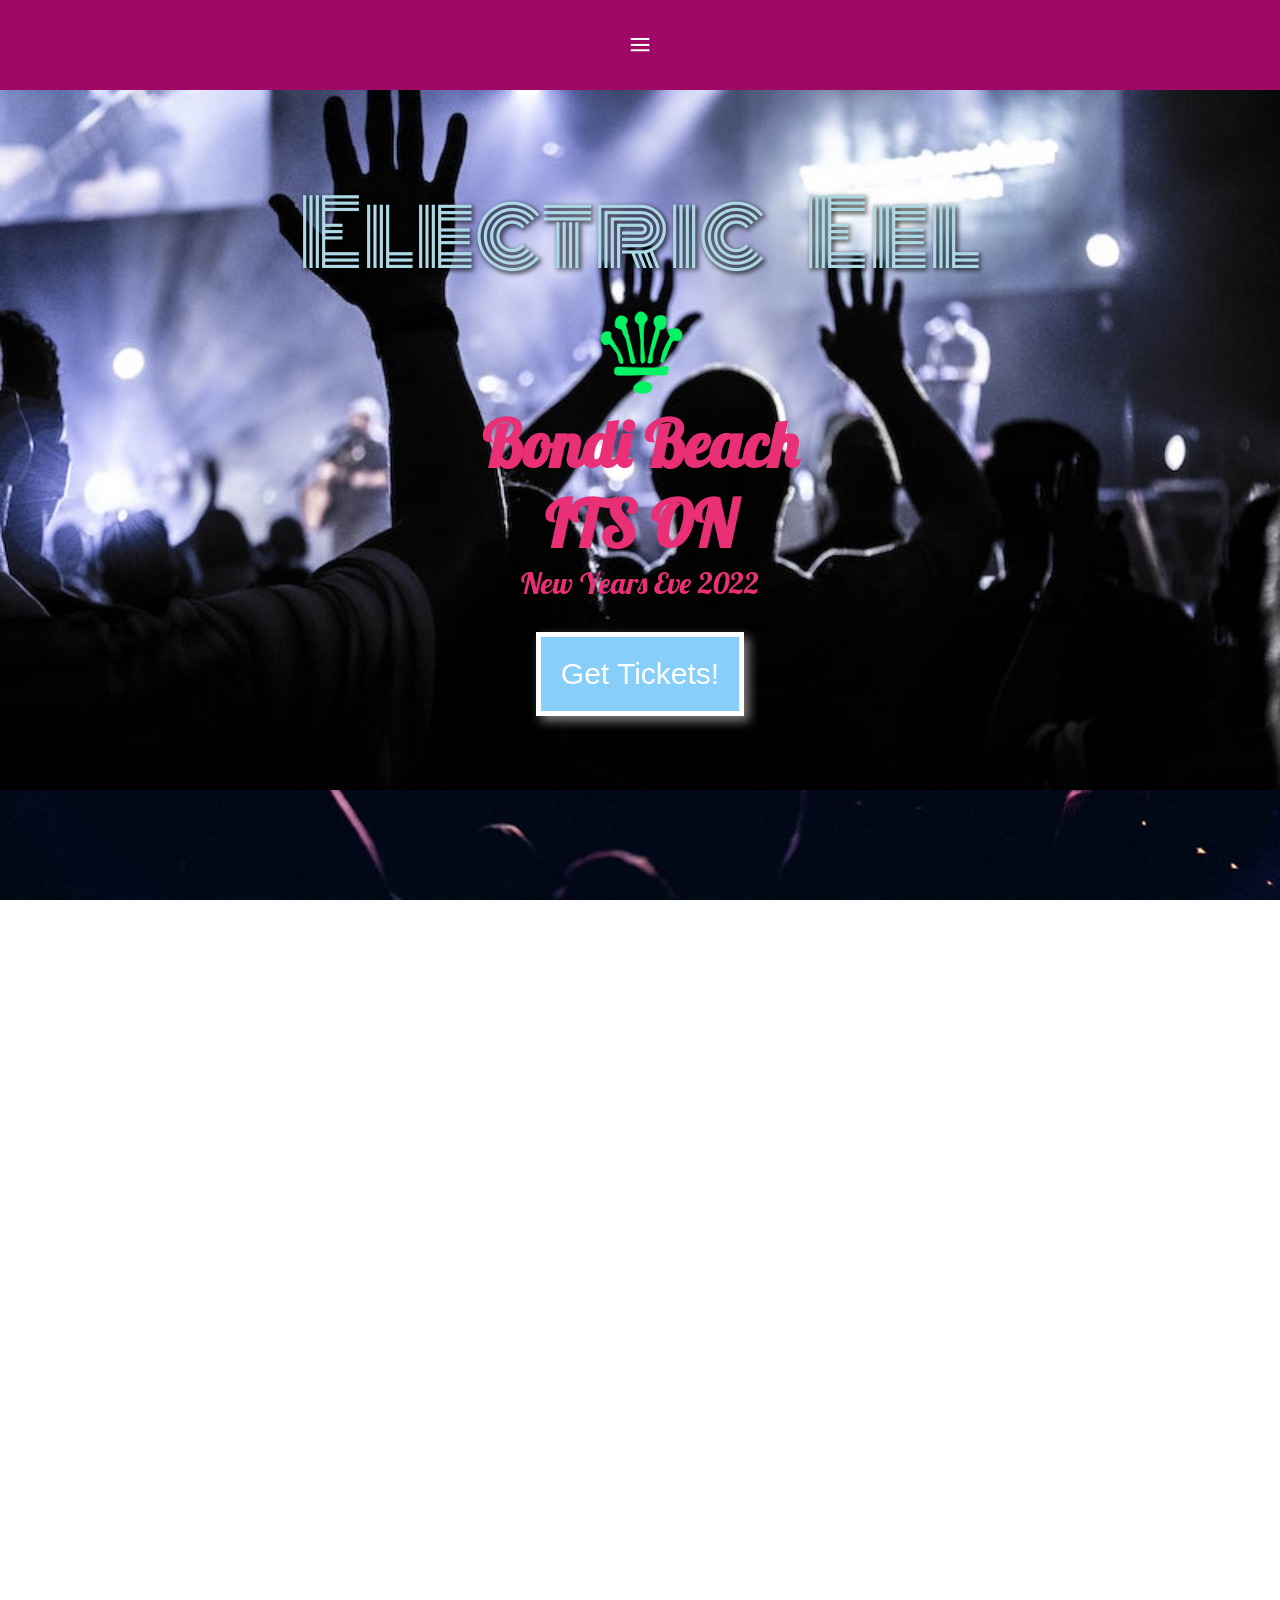
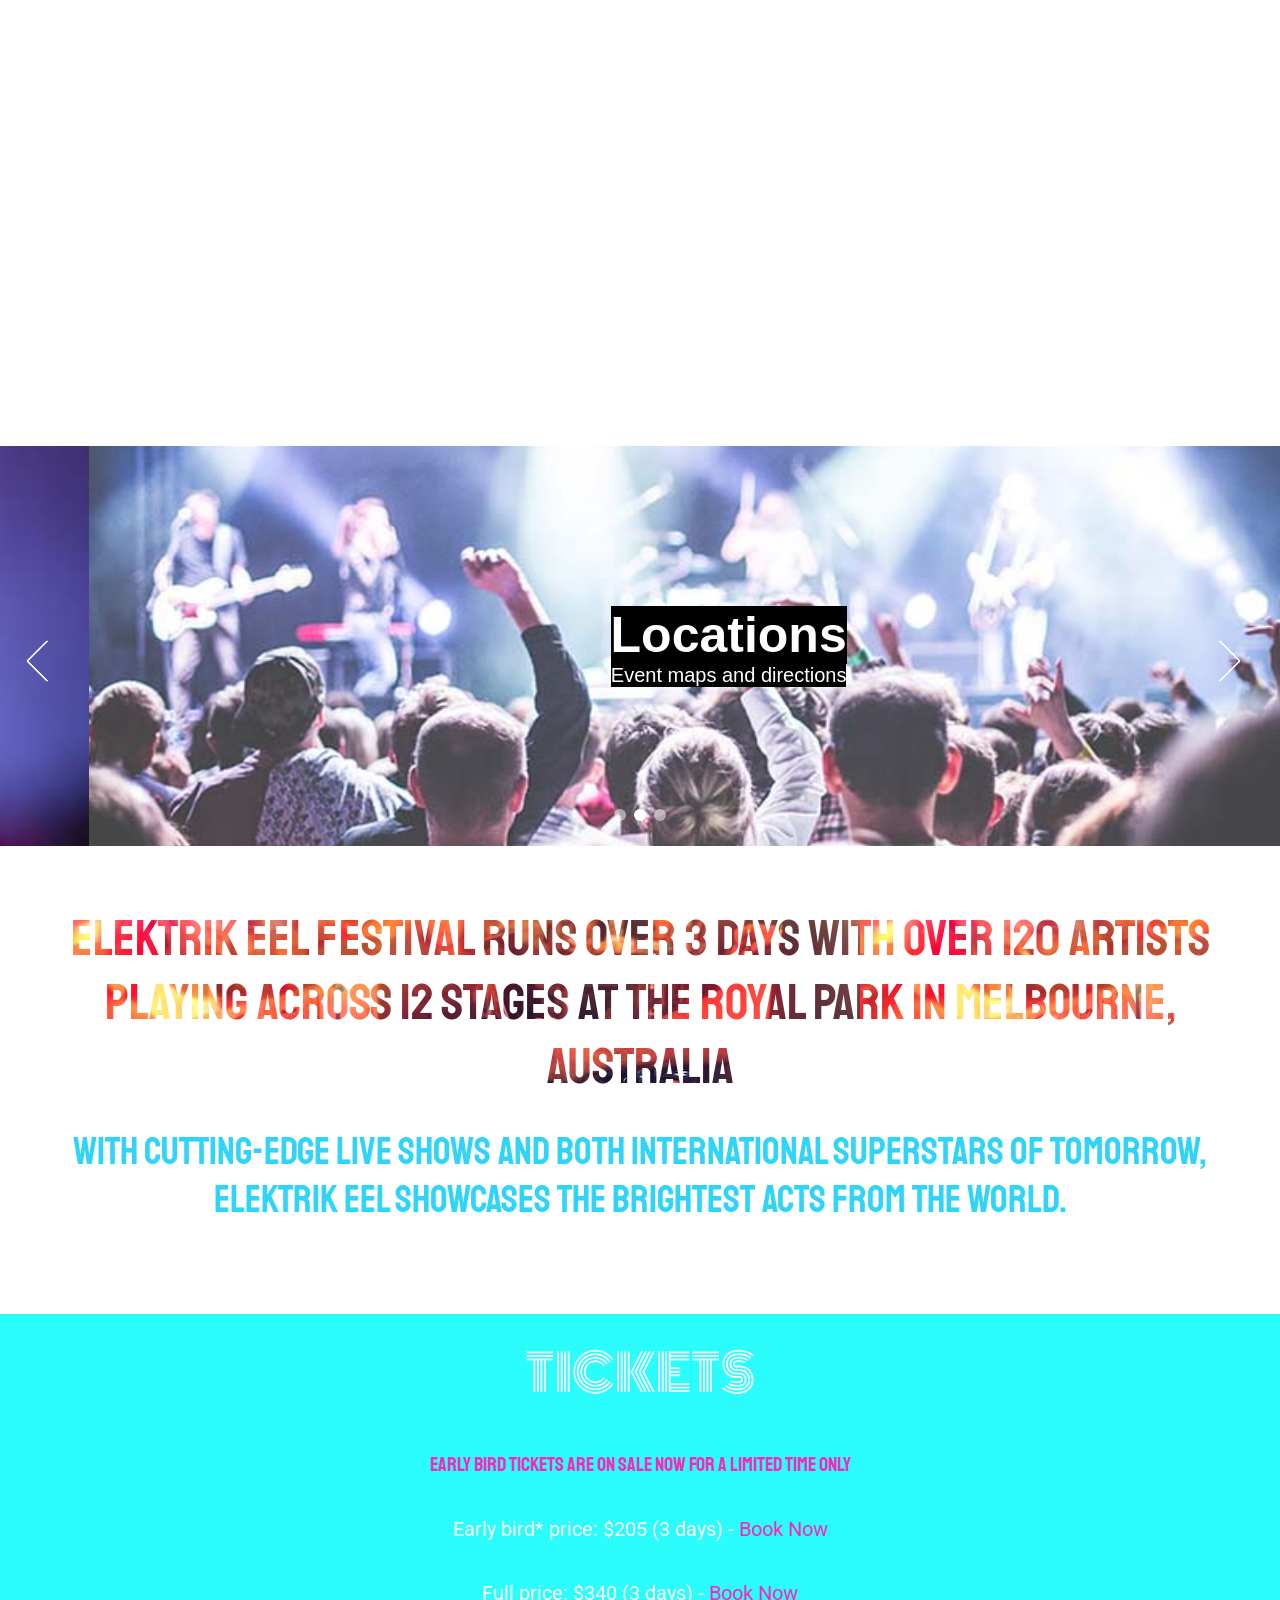
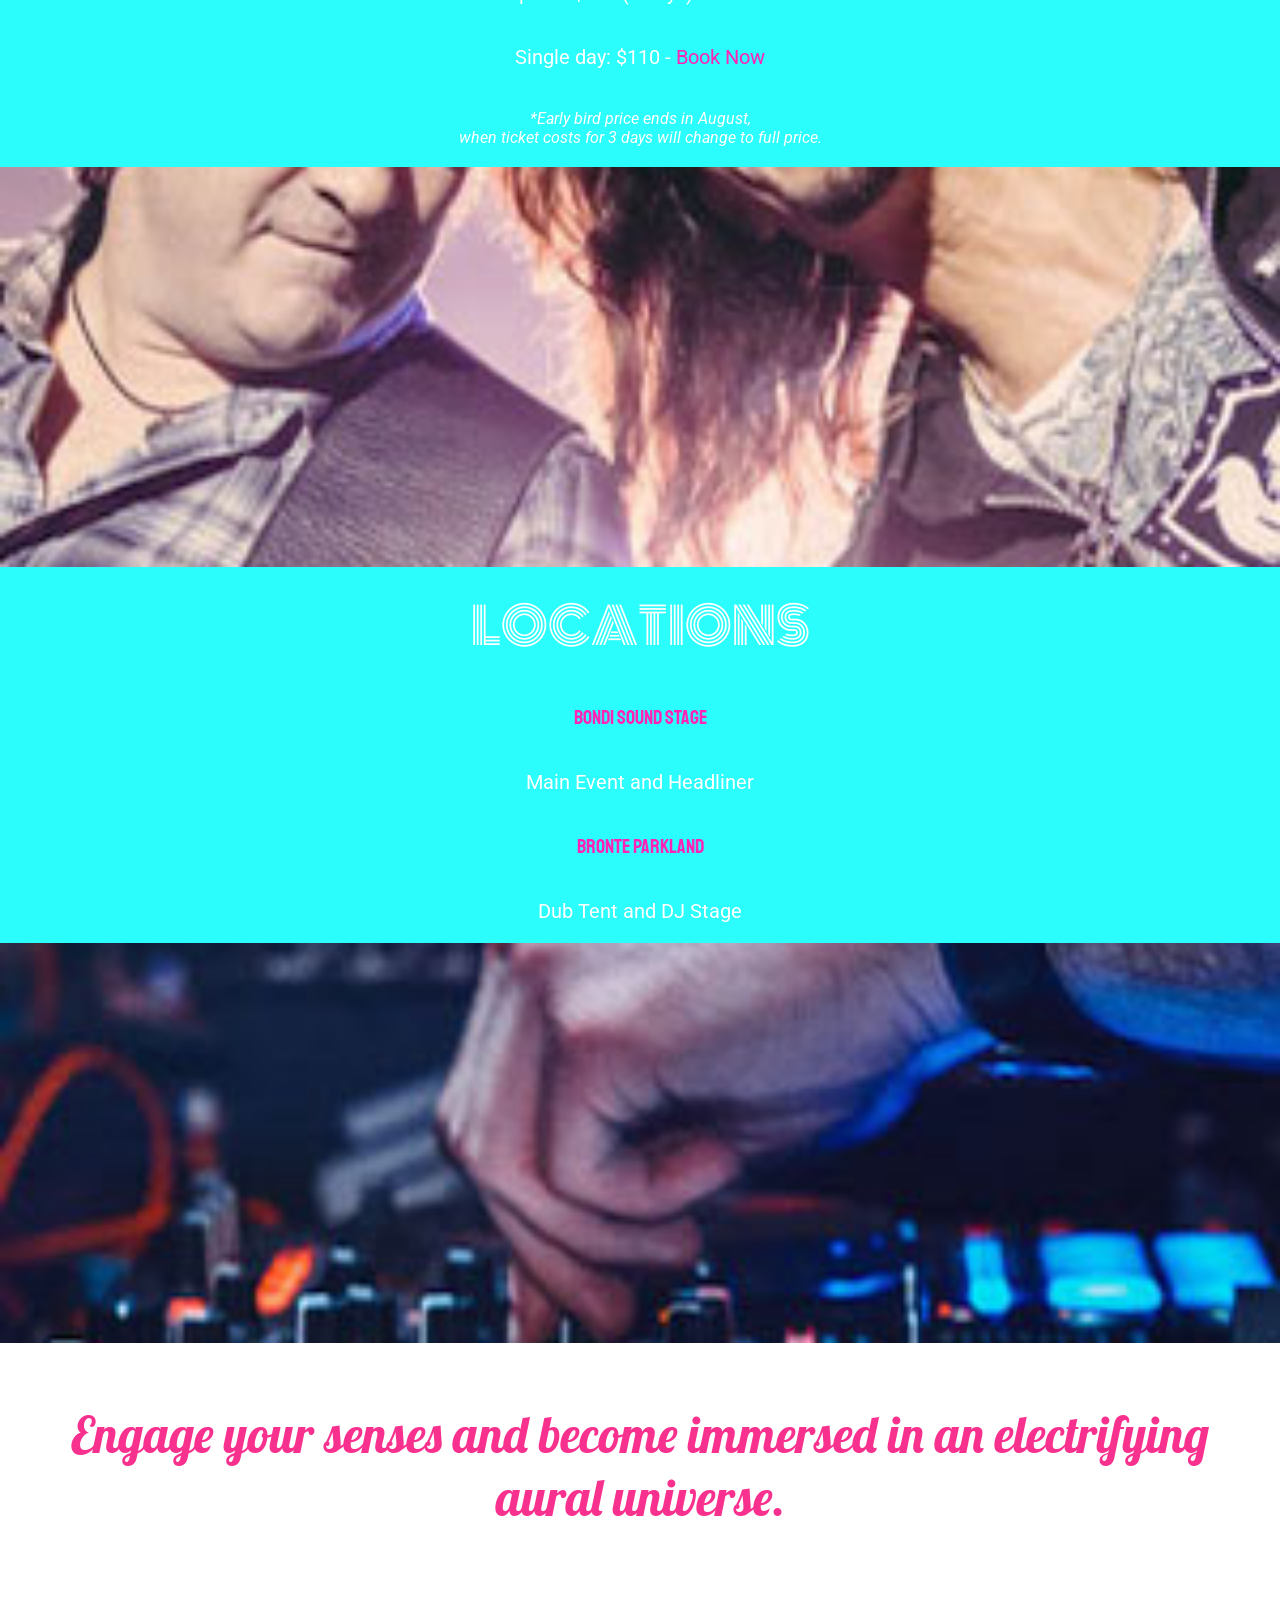
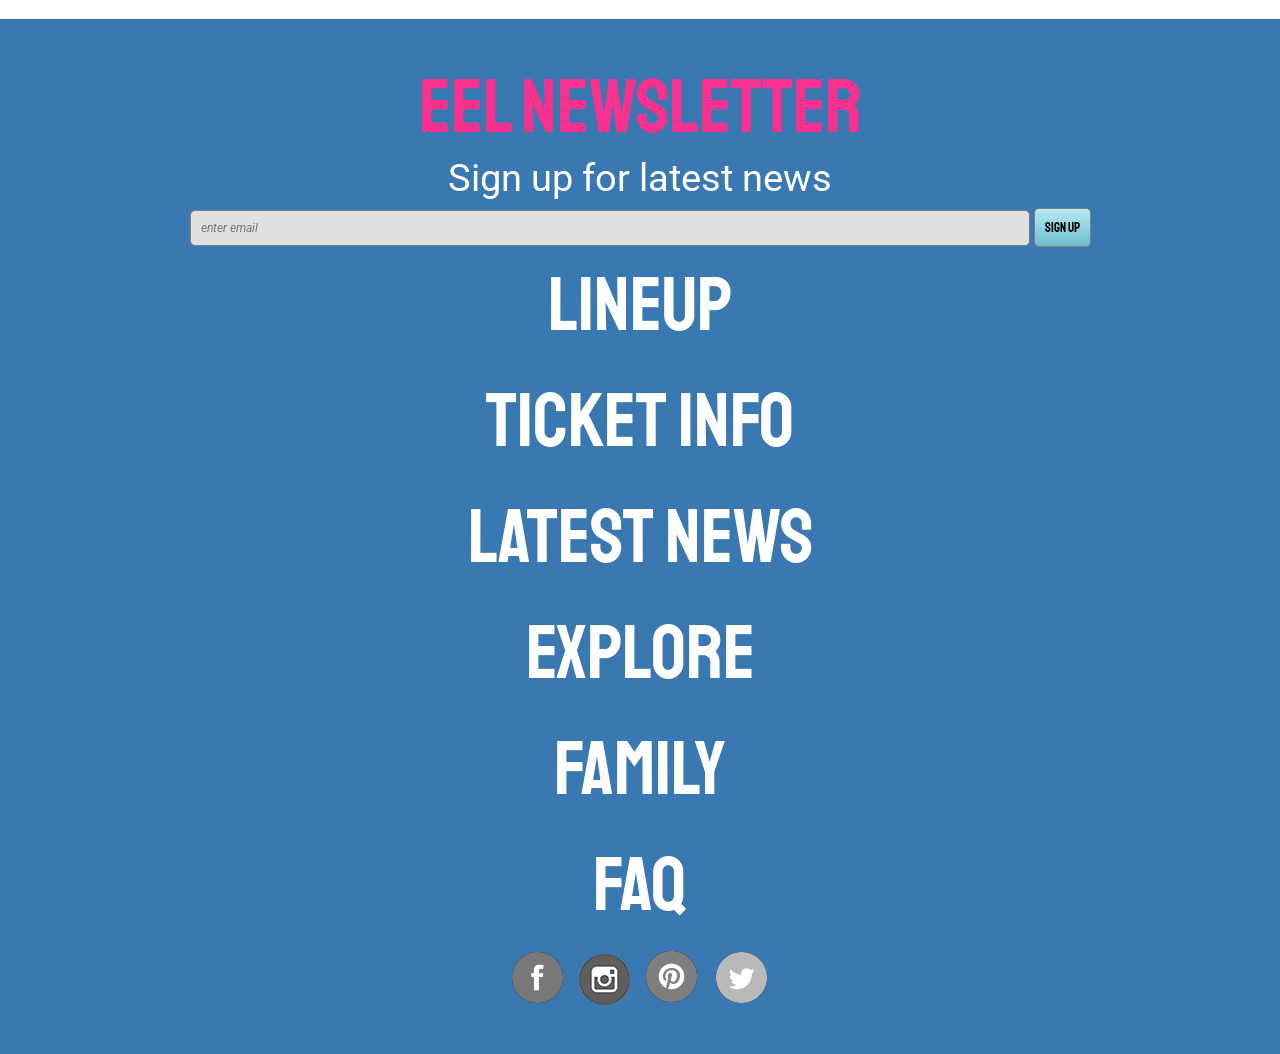
<file: index.html>
<html>

    <head>
        <title>HTML ROCKS YEAH</title>
        <link href="https://fonts.googleapis.com/css2?family=Lobster&family=Monoton&family=Roboto:wght@300&family=Staatliches&family=Baloo+2:wght@500&display=swap" rel="stylesheet">

        <link href="main.css" rel="stylesheet">

        <link href="carousel.css" rel="stylesheet">
    </head>

    <body>

        <div class="wrapper">

            <div class="navigation">

                <a class="hamburger" href="#" onclick="dropdown()"  >&equiv;</a>

                <a href="index.html">Home</a>
                <a href="artists.html">Lineup</a>
                <a href="#">Tickets</a>
                <a href="#">Locations</a>
                <a href="#">FAQ</a>
            </div>

            <div class="hero">
                <h1>Electric Eel</h1>
                <img src="images/logo.png">
                <h2>Bondi Beach</h2>
                <h2 id="countdown">Countdown To Awesomeness!!</h2>
                <p>New Years Eve 2022</p>
                <a href="#">Get Tickets!</a>
            </div>


            <iframe src="https://www.youtube.com/embed/DB7S41oDnZo" title="YouTube video player" frameborder="0" allow="accelerometer; autoplay; clipboard-write; encrypted-media; gyroscope; picture-in-picture" allowfullscreen></iframe>


            <div class="lineup">
                <a href="#">Jock Boyd </a>
                <a href="#">Peter McKinnon </a>
                <a href="#">Boris Brejcha </a>
                <a href="#">DJ Muller </a>
                <a href="#">DJ Rekab </a>
                <a href="#">Emperors </a>
                <a href="#">The Chevelles </a>
                <a href="#">Coerce </a>
                <a href="#">Femme Fatales </a>
                <a href="#">Hawks of Alba </a>
                <a href="#">The Thieves </a>
                <a href="#">Aforemention</a>
            </div>


            <div id="carousel">

                <div style="background-image:url(images/carousel_1.jpg)">
                    <h2> News </h2>
                    <p> Check out the latest</p>
                </div>

                <div style="background-image:url(images/carousel_2.jpg)">
                    <h2> Locations </h2>
                    <p> Event maps and directions</p>
                </div>

                <div style="background-image:url(images/carousel_3.jpg)">
                    <h2> Schedule </h2>
                    <p> What's on when and where </p>
                </div>

            </div>

            <div class="content">
                <h1>Elektrik Eel Festival runs over 3 days with over 120 artists playing across 12 stages at the Royal Park in Melbourne, Australia</h1>
                <h2>With cutting-edge live shows and both international superstars of tomorrow,<br> Elektrik Eel showcases the brightest acts from the world.</h2>
            </div>

            <div class="info">

                <div class="infobox">
                    <img src="images/tickets.jpg">
                </div>

                <div class="infobox tickets">
                    <h2>TICKETS</h2>
                    <h3>Early bird tickets are on sale now for a limited time only</h3>
                    <p>Early bird* price: $205 (3 days) - <a href="#">Book Now</a> </p>
                    <p>Full price: $340 (3 days) - <a href="#">Book Now</a> </p>
                    <p>Single day: $110 - <a href="#">Book Now</a> </p>
                    <h6>*Early bird price ends in August, <br> when ticket costs for 3 days will change to full price.</h6>
                </div>

                <div class="infobox">
                    <h2>LOCATIONS</h2>
                    <h3>BONDI SOUND STAGE</h3>
                    <p>Main Event and Headliner</p>
                    <h3>BRONTE PARKLAND</h3>
                    <p>Dub Tent and DJ Stage</p>
                </div>

                <div class="infobox">
                    <img src="images/locations.jpg">
                </div>

            </div>

            <div class="content">
                <p>Engage your senses and become immersed in an electrifying aural universe.</p>
            </div>

            <div class="footer">

                <div class="newsletter">
                    <h2>EEL NEWSLETTER</h2>
                    <p>Sign up for latest news</p>
                    <form>
                        <input class="inputemail" type="text" placeholder="enter email" >
                        <input class="sendemail" type="submit" value="Sign Up">
                    </form>
                </div>

                <div class="footerlinks">
                    <a href="#">LINEUP</a>
                    <a href="#">TICKET INFO</a>
                    <a href="#">LATEST NEWS</a>
                </div>

                <div class="footerlinks">
                    <a href="#">EXPLORE</a>
                    <a href="#">FAMILY</a>
                    <a href="#">FAQ</a>
                </div>

                <div class="social">
                    <a href="#"><img src="images/smfacebook.png"></a>
                    <a href="#"><img src="images/sminstagram.png"></a>
                    <a href="#"><img src="images/smpinterest.png"></a>
                    <a href="#"><img src="images/smtwitter.png"></a>
                </div>

            </div>

        </div>

        <script>
      function dropdown() {
         
         document.querySelector(".navigation").classList.toggle("active");
      
      }
   </script>

        <script src="jquery.js"></script>
        <script src="skippr.js"></script>
        <script src="main.js"></script>

    </body>

</html>
</file>
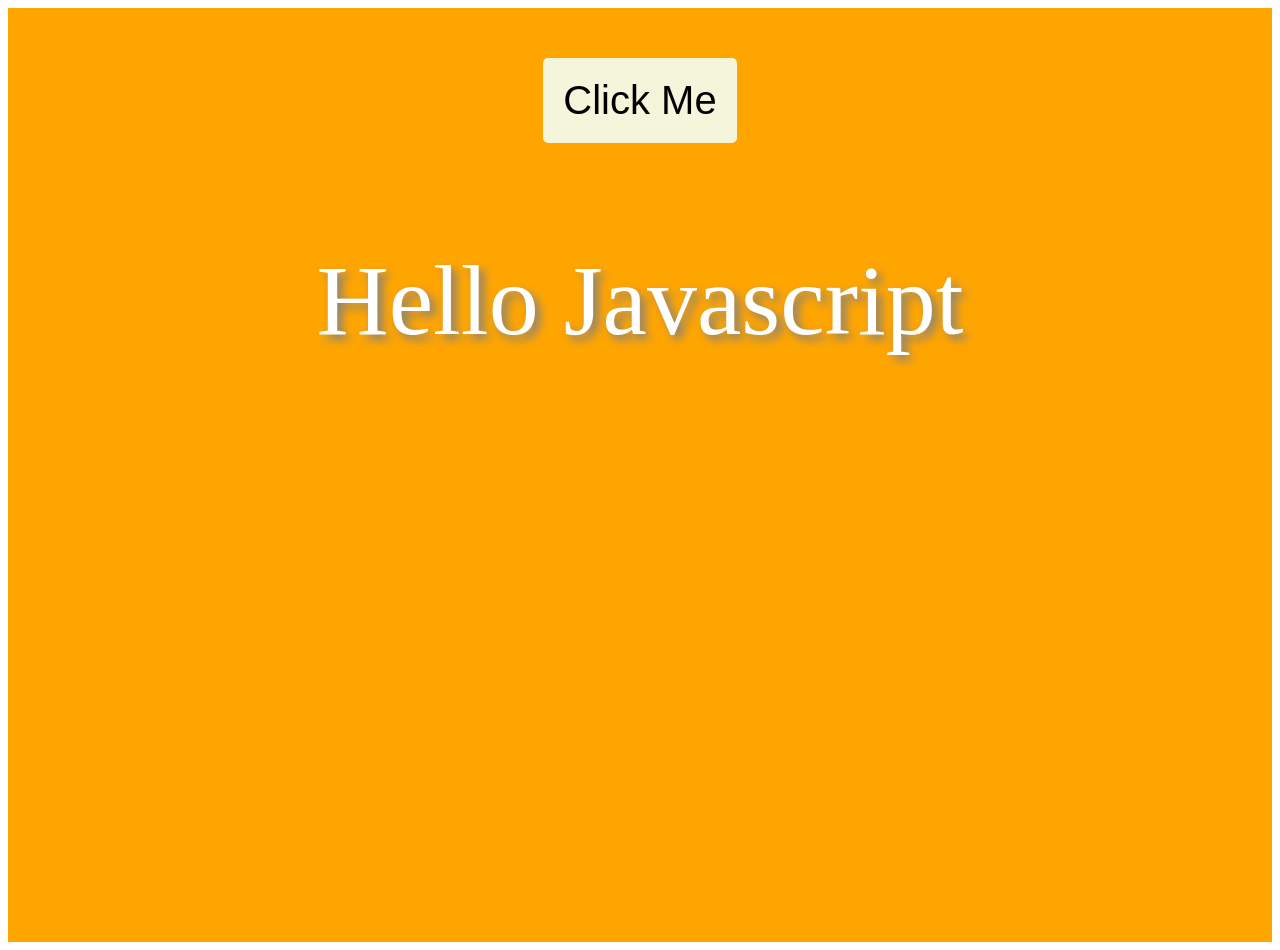
<file: fun/index.html>
<html>

<head>

   <title>HTML </title>
   <link href="main.css" rel="stylesheet">

</head>

<body>

   <div class="message">

      <div class="button"> Click Me </div>

      <p> Hello Javascript </p>

   </div>

   <script src="jquery.js"></script>
   <script src="main.js"></script>
   
</body>

</html>
</file>
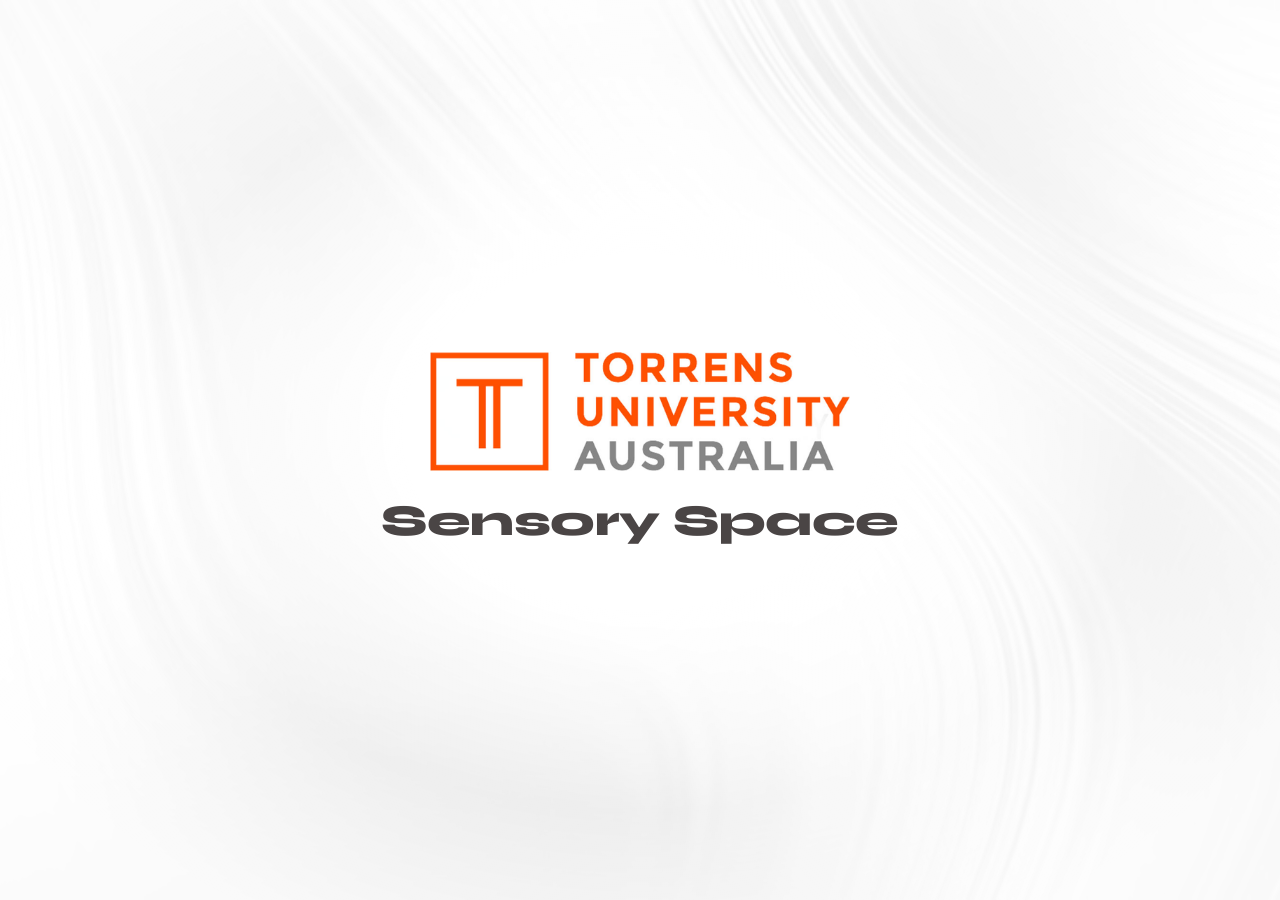
<file: sensoryspace/index.html>
<!DOCTYPE html>
<html lang="en">
<head>
<meta charset="UTF-8">
<meta name="viewport" content="width=device-width,initial-scale=1">
<title>Sensory Space, interactive prototype v9.0</title>

<!--
  ===========================================================================
  SENSORY SPACE, INTERACTIVE PROTOTYPE v9.0
  Torrens University Australia, WIL302B Team T2
  Peter Jopy, A00113261. Information architecture, wayfinding, navigation.

  Conforms to Information Architecture map v9.0.

  HOW TO RUN
  Open this file locally with the assets folder sitting beside it, exactly as
  it comes out of the zip. Nothing is fetched, so file:// works fine.

    interactive-prototype-v9.html
    assets/

  HOW THIS FILE IS ORGANISED
  Every component is one contiguous block: a comment banner, then its CSS,
  then its JS. Global tokens and shared primitives live at the top. This is
  deliberately structured for a port to React or any component framework, so
  each block below maps to one component file.

    00  GLOBAL          tokens, reset, typography, layout primitives
    01  ICONS           the whole SVG set, one family, 24px 1.8 stroke
    02  DATA            zones, applications, feelings, asset manifest
    03  STATE           the store and the render loop
    04  INTRO           entry screen
    05  TOPBAR          persistent chrome, top
    06  PILLBAR         persistent chrome, archway bar
    07  BUBBLE          recommendation speech bubble
    08  FOOTER          persistent chrome, footer
    09  HOME            dashboard screen
    10  ARCHWAY         archway category screen
    11  PLACEHOLDERAPP  the fifteen placeholder application bodies
    12  TOOL            tool screen, canvas plus scaffolding
    13  LIBRARY         proposed component library
    14  OVERLAY         all overlays, shared two column shell
    15  BOOTSTRAP       event delegation and start

  A NOTE ON WHAT IS REAL
  Only the Focus timer works. Everything else inside a canvas is a static
  placeholder. Anything drawn as developer scaffolding is deleted before
  deployment. See the handoff document.
  ===========================================================================
-->

<!-- ═══════════════════════════════════════════════════════════════════════
     00  GLOBAL
     Design tokens, reset, typography and layout primitives.
     Tokens come from Kristine's design system guide. Archway colour is the
     wayfinding system, C6, so it is never hardcoded outside the DATA block.
     ═══════════════════════════════════════════════════════════════════════ -->
<style id="global">
@import url('https://fonts.googleapis.com/css2?family=Syne:wght@400;600;700;800&family=Poppins:ital,wght@0,400;0,500;0,600;0,700;1,500&display=swap');

/* ---- reset ---- */
*{margin:0;padding:0;box-sizing:border-box}
html,body{height:100%}
body{font-family:'Poppins',system-ui,sans-serif;background:#2A2727;overflow:hidden}
svg{display:block}
button{font-family:inherit}

/* ---- tokens, light ---- */
#app{
  --bg:#EEEEEE; --surface:#FFFFFF; --line:#DADADA; --line2:#C6C6C6;
  --ink:#484545; --mut:#746E66; --accent:#2063A7;
  --scrim:rgba(238,238,238,.62);
  --pad:28px; --zone:1180px;
  width:100%;height:100%;background:var(--bg);color:var(--ink);
  overflow:hidden;display:flex;flex-direction:column;position:relative}

/* ---- tokens, dark ---- */
#app.dark{--bg:#1C1A1A;--surface:#262323;--line:rgba(255,255,255,.10);--line2:rgba(255,255,255,.18);
  --ink:#EEEEEE;--mut:#B1B1B1;--scrim:rgba(28,26,26,.66)}

/* ---- tokens, selectable tone on top of light and dark, Note 1.3 and 1.15 ---- */
#app.tone-warm{--bg:#F6EFE7;--surface:#FFFBF6;--line:#E4D8CA;--line2:#D2C2AE;--ink:#4A403A;--mut:#7A6A5C;--scrim:rgba(246,239,231,.62)}
#app.tone-warm.dark{--bg:#221C18;--surface:#2C2521;--line:rgba(255,240,225,.10);--line2:rgba(255,240,225,.2);--ink:#F2E7DC;--mut:#BCA994;--scrim:rgba(34,28,24,.66)}
#app.tone-cool{--bg:#ECF1F5;--surface:#FBFDFF;--line:#D3DEE7;--line2:#BCCBD7;--ink:#3C464E;--mut:#68757F;--scrim:rgba(236,241,245,.62)}
#app.tone-cool.dark{--bg:#171B1F;--surface:#212730;--line:rgba(225,240,255,.10);--line2:rgba(225,240,255,.2);--ink:#E7EEF4;--mut:#9EAFBC;--scrim:rgba(23,27,31,.66)}

/* ---- reduced motion. Note 1.13, this only reaches the shell and the plate ---- */
#app.norm *{animation:none!important;transition:none!important}

/* ---- typography. Syne headings, Poppins body ---- */
h1,h2,h3,.sechead,.hn,.zhn,.intro h1,.crumb,.backbtn,.pill button,.tname,.btn,.hcta,
.face .fl,.zlab,.grp,.statecard .sn,.resrow,.hl,.slends,.seg span,.bub,.cvfs,.tag,
.libh,.libt,.sslab,.gstep b,.discl b,.rsrow b,.tmr,.pmb b,.hcardex b,.pfname,.sdc h3
  {font-family:'Syne',system-ui,sans-serif}

/* ---- layout primitives ---- */
.wrap{max-width:var(--zone);margin:0 auto;position:relative;z-index:1}
.main{flex:1;padding:28px var(--pad) 150px;overflow:auto;position:relative}
h1.big{font-size:32px;font-weight:700;line-height:1.2;margin-bottom:18px}
.sechead{font-size:24px;font-weight:700;margin:28px 0 14px;line-height:1.22}

/* ---- shared: tag pill. cards only, never a page heading ---- */
.tag{display:inline-flex;align-items:center;height:26px;padding:0 12px;border-radius:999px;
  font-size:12px;font-weight:700;letter-spacing:.7px;text-transform:uppercase;white-space:nowrap}
.tag.lt{background:rgba(255,255,255,.92);color:#2B2828}

/* ---- shared: buttons ---- */
.btn{border:1px solid var(--line2);background:var(--surface);color:var(--ink);border-radius:999px;
  padding:13px 26px;font-size:15px;font-weight:600;cursor:pointer;display:inline-flex;gap:8px;align-items:center}
.btn:hover{border-color:var(--accent)}
.btn svg{width:18px;height:18px}
.toolbar{display:flex;gap:10px;flex-wrap:wrap;margin-top:16px;justify-content:center}

/* ---- shared: track, used by sliders and volume ---- */
.trk{flex:1 1 150px;min-width:110px;height:6px;border-radius:999px;background:var(--line2);position:relative}
.trk i{position:absolute;left:0;top:0;bottom:0;width:46%;border-radius:999px;display:block}
.trk b{position:absolute;left:46%;top:50%;transform:translate(-50%,-50%);width:18px;height:18px;
  border-radius:50%;background:var(--surface);border:2.5px solid var(--ink);display:block}

/* ---- shared: control bar, the shared control language, Note 1.10 ---- */
.tpal{display:flex;align-items:center;gap:10px;flex-wrap:wrap;border:1px solid var(--line);
  background:var(--bg);border-radius:14px;padding:12px 14px;width:100%;max-width:760px}
.tpal .tpg{display:flex;align-items:center;gap:8px;font-size:13px;color:var(--mut);letter-spacing:.3px}
.tpal .spacer{margin-left:auto}
.tpb{height:42px;min-width:42px;padding:0 17px;border-radius:999px;border:2px solid var(--line2);
  background:var(--surface);color:var(--ink);font-size:14px;font-weight:700;cursor:pointer;
  display:inline-flex;align-items:center;justify-content:center;gap:8px;font-family:'Syne',sans-serif}
.tpb svg{width:17px;height:17px}
.tpb.pri{border-color:transparent;color:#fff}

/* ---- responsive. one shell, three breakpoints ---- */
@media(max-width:1100px){
  #app{--pad:20px}
  .hfeel{display:none}
}
@media(max-width:820px){
  h1.big,.subhead h1{font-size:26px}
  .main{padding-bottom:168px}
}
@media(max-width:640px){
  #app{--pad:14px}
}
</style>
</head>
<body>

<!-- the whole prototype renders into this one root -->
<div id="app"></div>

<!-- =======================================================================
     01  ICONS
     One icon family. 24px viewBox, 1.8 stroke, outline, rounded caps.
     No exceptions, no second family, no default browser widgets.
     In React this becomes one Icon component with a name prop.
     ======================================================================= -->
<script id="js-icons">
const I={
 home:'<svg viewBox="0 0 24 24" fill="none" stroke="currentColor" stroke-width="1.8" stroke-linecap="round" stroke-linejoin="round"><path d="M4 11 12 4l8 7"/><path d="M6 10v9h12v-9"/></svg>',
 search:'<svg viewBox="0 0 24 24" fill="none" stroke="currentColor" stroke-width="1.8" stroke-linecap="round"><circle cx="11" cy="11" r="7"/><path d="M20 20l-3.2-3.2"/></svg>',
 help:'<svg viewBox="0 0 24 24" fill="none" stroke="currentColor" stroke-width="1.8" stroke-linecap="round"><circle cx="12" cy="12" r="9"/><path d="M9.2 9.3a2.8 2.8 0 1 1 3.6 2.7c-.7.3-.8.7-.8 1.5"/><circle cx="12" cy="16.5" r=".6" fill="currentColor"/></svg>',
 user:'<svg viewBox="0 0 24 24" fill="none" stroke="currentColor" stroke-width="1.8" stroke-linecap="round"><circle cx="12" cy="8.5" r="3.5"/><path d="M5 20c0-3.6 3.1-5.5 7-5.5s7 1.9 7 5.5"/></svg>',
 gear:'<svg viewBox="0 0 24 24" fill="none" stroke="currentColor" stroke-width="1.7" stroke-linecap="round" stroke-linejoin="round"><circle cx="12" cy="12" r="3.1"/><path d="M10.6 3.3a1.4 1.4 0 0 1 2.8 0l.15 1.2a7 7 0 0 1 1.55.64l.96-.74a1.4 1.4 0 0 1 1.85 2.09l-.79.92a7 7 0 0 1 .64 1.55l1.2.15a1.4 1.4 0 0 1 0 2.8l-1.2.15a7 7 0 0 1-.64 1.55l.79.92a1.4 1.4 0 0 1-1.85 2.09l-.96-.74a7 7 0 0 1-1.55.64l-.15 1.2a1.4 1.4 0 0 1-2.8 0l-.15-1.2a7 7 0 0 1-1.55-.64l-.96.74a1.4 1.4 0 0 1-1.85-2.09l.79-.92a7 7 0 0 1-.64-1.55l-1.2-.15a1.4 1.4 0 0 1 0-2.8l1.2-.15a7 7 0 0 1 .64-1.55l-.79-.92a1.4 1.4 0 0 1 1.85-2.09l.96.74a7 7 0 0 1 1.55-.64z"/></svg>',
 back:'<svg viewBox="0 0 24 24" fill="none" stroke="currentColor" stroke-width="1.8" stroke-linecap="round" stroke-linejoin="round"><path d="M9.5 8.5 5 12l4.5 3.5"/><path d="M5 12h9a5 5 0 0 1 5 5v.5"/></svg>',
 arrow:'<svg viewBox="0 0 24 24" fill="none" stroke="currentColor" stroke-width="1.8" stroke-linecap="round" stroke-linejoin="round"><path d="M15 6l-6 6 6 6"/></svg>',
 chev:'<svg viewBox="0 0 24 24" fill="none" stroke="currentColor" stroke-width="1.8" stroke-linecap="round" stroke-linejoin="round"><path d="M9 6l6 6-6 6"/></svg>',
 play:'<svg viewBox="0 0 24 24" fill="none" stroke="currentColor" stroke-width="1.6" stroke-linejoin="round"><path d="M9.5 7.5 17 12l-7.5 4.5z"/></svg>',
 playf:'<svg viewBox="0 0 24 24" fill="currentColor" stroke="none"><path d="M8.5 6 18 12l-9.5 6z"/></svg>',
 sun:'<svg viewBox="0 0 24 24" fill="none" stroke="currentColor" stroke-width="1.8" stroke-linecap="round"><circle cx="12" cy="12" r="4"/><path d="M12 2.6v2M12 19.4v2M21.4 12h-2M4.6 12h-2M18.6 5.4l-1.4 1.4M6.8 17.2l-1.4 1.4M18.6 18.6l-1.4-1.4M6.8 6.8 5.4 5.4"/></svg>',
 moon:'<svg viewBox="0 0 24 24" fill="none" stroke="currentColor" stroke-width="1.8" stroke-linecap="round" stroke-linejoin="round"><path d="M20.2 14.6A8.5 8.5 0 0 1 9.4 3.8 8.5 8.5 0 1 0 20.2 14.6z"/></svg>',
 acc:'<svg viewBox="0 0 24 24" fill="none" stroke="currentColor" stroke-width="1.8" stroke-linecap="round" stroke-linejoin="round"><circle cx="12" cy="4.3" r="1.8"/><path d="M4.6 8.6c4.9 1.6 9.9 1.6 14.8 0"/><path d="M12 8.2v5.2M12 13.4l-2.6 6.4M12 13.4l2.6 6.4"/></svg>',
 tone:'<svg viewBox="0 0 24 24" fill="none" stroke="currentColor" stroke-width="1.8" stroke-linecap="round" stroke-linejoin="round"><circle cx="12" cy="12" r="9"/><path d="M12 3a9 9 0 0 1 0 18z" fill="currentColor" stroke="none" opacity=".85"/></svg>',
 motion:'<svg viewBox="0 0 24 24" fill="none" stroke="currentColor" stroke-width="1.8" stroke-linecap="round" stroke-linejoin="round"><path d="M2.8 12h3.6l2.4-6 4.2 12 2.3-6h5.9"/></svg>',
 sliders:'<svg viewBox="0 0 24 24" fill="none" stroke="currentColor" stroke-width="1.8" stroke-linecap="round"><path d="M3.5 8h9M18 8h2.5M3.5 16h3.5M12.5 16h8"/><circle cx="15" cy="8" r="2.4"/><circle cx="9.5" cy="16" r="2.4"/></svg>',
 type:'<svg viewBox="0 0 24 24" fill="none" stroke="currentColor" stroke-width="1.8" stroke-linecap="round" stroke-linejoin="round"><path d="M3.2 18.5 8.4 6l5.2 12.5M4.9 14.4h7M15.4 18.5 18.3 10l2.9 8.5M16.3 15.7h4"/></svg>',
 focusring:'<svg viewBox="0 0 24 24" fill="none" stroke="currentColor" stroke-width="1.8" stroke-linecap="round"><circle cx="12" cy="12" r="8.6" stroke-dasharray="3.4 3.4"/><circle cx="12" cy="12" r="3.2"/></svg>',
 skip:'<svg viewBox="0 0 24 24" fill="none" stroke="currentColor" stroke-width="1.8" stroke-linecap="round" stroke-linejoin="round"><path d="M5 5v7a3 3 0 0 0 3 3h11"/><path d="M15.5 11.5 19 15l-3.5 3.5"/></svg>',
 keys:'<svg viewBox="0 0 24 24" fill="none" stroke="currentColor" stroke-width="1.8" stroke-linecap="round"><rect x="2.6" y="6.4" width="18.8" height="11.2" rx="2.6"/><path d="M6.2 10h.02M9.7 10h.02M13.2 10h.02M16.7 10h.02M8 13.8h8"/></svg>',
 heart:'<svg viewBox="0 0 24 24" fill="none" stroke="currentColor" stroke-width="1.8" stroke-linecap="round" stroke-linejoin="round"><path d="M12 20s-7-4.3-7-9.3A3.7 3.7 0 0 1 12 8a3.7 3.7 0 0 1 7 2.7c0 5-7 9.3-7 9.3z"/></svg>',
 grid:'<svg viewBox="0 0 24 24" fill="none" stroke="currentColor" stroke-width="1.8" stroke-linecap="round" stroke-linejoin="round"><rect x="3.4" y="3.4" width="7.2" height="7.2" rx="1.8"/><rect x="13.4" y="3.4" width="7.2" height="7.2" rx="1.8"/><rect x="3.4" y="13.4" width="7.2" height="7.2" rx="1.8"/><rect x="13.4" y="13.4" width="7.2" height="7.2" rx="1.8"/></svg>',
 bar:'<svg viewBox="0 0 24 24" fill="none" stroke="currentColor" stroke-width="1.8" stroke-linecap="round" stroke-linejoin="round"><rect x="3" y="4.5" width="18" height="15" rx="2.6"/><path d="M3 9h18"/></svg>',
 route:'<svg viewBox="0 0 24 24" fill="none" stroke="currentColor" stroke-width="1.8" stroke-linecap="round" stroke-linejoin="round"><circle cx="6" cy="6" r="2.4"/><circle cx="18" cy="18" r="2.4"/><path d="M8.4 6H14a4 4 0 0 1 0 8H10a4 4 0 0 0 0 8"/></svg>',
 expand:'<svg viewBox="0 0 24 24" fill="none" stroke="currentColor" stroke-width="1.9" stroke-linecap="round" stroke-linejoin="round"><path d="M9 4H4v5M15 4h5v5M9 20H4v-5M15 20h5v-5"/></svg>',
 shrink:'<svg viewBox="0 0 24 24" fill="none" stroke="currentColor" stroke-width="1.9" stroke-linecap="round" stroke-linejoin="round"><path d="M4 9h5V4M20 9h-5V4M4 15h5v5M20 15h-5v5"/></svg>',
 spark:'<svg viewBox="0 0 24 24" fill="none" stroke="currentColor" stroke-width="1.8" stroke-linecap="round" stroke-linejoin="round"><path d="M12 3.5 13.7 9l5.5 1.7-5.5 1.7L12 18l-1.7-5.6L4.8 10.7 10.3 9z"/></svg>',
 pause:'<svg viewBox="0 0 24 24" fill="none" stroke="currentColor" stroke-width="1.9" stroke-linecap="round"><path d="M9.5 6v12M14.5 6v12"/></svg>',
 reset:'<svg viewBox="0 0 24 24" fill="none" stroke="currentColor" stroke-width="1.8" stroke-linecap="round" stroke-linejoin="round"><path d="M4.5 12a7.5 7.5 0 1 0 2.3-5.4"/><path d="M4.5 4v4h4"/></svg>',
 volume:'<svg viewBox="0 0 24 24" fill="none" stroke="currentColor" stroke-width="1.8" stroke-linecap="round" stroke-linejoin="round"><path d="M5 9.5h3l4-3.2v11.4l-4-3.2H5z"/><path d="M16 9.4a3.6 3.6 0 0 1 0 5.2"/></svg>',
 image:'<svg viewBox="0 0 24 24" fill="none" stroke="currentColor" stroke-width="1.8" stroke-linecap="round" stroke-linejoin="round"><rect x="3" y="4.5" width="18" height="15" rx="2.6"/><circle cx="8.6" cy="9.6" r="1.6"/><path d="M3.6 17.4 9 12.4l4 3.4 3-2.4 4.4 4"/></svg>',
 book:'<svg viewBox="0 0 24 24" fill="none" stroke="currentColor" stroke-width="1.8" stroke-linecap="round" stroke-linejoin="round"><path d="M4 5.2A2 2 0 0 1 6 3.4h13v14H6a2 2 0 0 0-2 2z"/><path d="M4 19.4a2 2 0 0 1 2-2h13v3.2H6a2 2 0 0 1-2-1.2z"/></svg>',
 cal:'<svg viewBox="0 0 24 24" fill="none" stroke="currentColor" stroke-width="1.8" stroke-linecap="round" stroke-linejoin="round"><rect x="3.4" y="5" width="17.2" height="15.4" rx="2.6"/><path d="M3.4 9.6h17.2M8 3.2v3.4M16 3.2v3.4"/></svg>',
 warn:'<svg viewBox="0 0 24 24" fill="none" stroke="currentColor" stroke-width="1.8" stroke-linecap="round" stroke-linejoin="round"><path d="M12 4.4 21 19.6H3z"/><path d="M12 10v4"/><circle cx="12" cy="17" r=".7" fill="currentColor"/></svg>',
 check:'<svg viewBox="0 0 24 24" fill="none" stroke="currentColor" stroke-width="2.4" stroke-linecap="round" stroke-linejoin="round"><path d="M5 12.6 10 17.4 19.4 7"/></svg>',
 plus:'<svg viewBox="0 0 24 24" fill="none" stroke="currentColor" stroke-width="1.9" stroke-linecap="round"><path d="M12 5v14M5 12h14"/></svg>',
 minus:'<svg viewBox="0 0 24 24" fill="none" stroke="currentColor" stroke-width="1.9" stroke-linecap="round"><path d="M5 12h14"/></svg>',
 close:'<svg viewBox="0 0 24 24" fill="none" stroke="currentColor" stroke-width="1.9" stroke-linecap="round"><path d="M6 6l12 12M18 6 6 18"/></svg>',
 leaf:'<svg viewBox="0 0 24 24" fill="none" stroke="currentColor" stroke-width="1.8" stroke-linecap="round" stroke-linejoin="round"><path d="M4 20c0-8.5 5-13 16-13 0 9.3-5.2 13-13.2 13H4z"/><path d="M8.5 15.5c2-2.7 4.8-4.4 8.5-5.5"/></svg>',
 users:'<svg viewBox="0 0 24 24" fill="none" stroke="currentColor" stroke-width="1.8" stroke-linecap="round" stroke-linejoin="round"><circle cx="9" cy="8" r="3"/><path d="M3.5 19c0-3 2.5-4.6 5.5-4.6s5.5 1.6 5.5 4.6"/><path d="M16 5.6a3 3 0 0 1 0 5.7"/><path d="M17.6 14.6c2 .6 3.4 2 3.4 4.4"/></svg>',
 bolt:'<svg viewBox="0 0 24 24" fill="none" stroke="currentColor" stroke-width="1.8" stroke-linejoin="round" stroke-linecap="round"><path d="M13 3 5 13h6l-2 8 8-11h-6z"/></svg>',
 wave:'<svg viewBox="0 0 24 24" fill="none" stroke="currentColor" stroke-width="1.8" stroke-linecap="round"><path d="M3 8q2.5-2.5 5 0t5 0 5 0"/><path d="M3 13q2.5-2.5 5 0t5 0 5 0"/><path d="M3 18q2.5-2.5 5 0t5 0 5 0"/></svg>',
 menu:'<svg viewBox="0 0 24 24" fill="none" stroke="currentColor" stroke-width="1.9" stroke-linecap="round"><path d="M4 7h16M4 12h16M4 17h16"/></svg>',
 lock:'<svg viewBox="0 0 24 24" fill="none" stroke="currentColor" stroke-width="1.8" stroke-linecap="round" stroke-linejoin="round"><rect x="4.4" y="10.4" width="15.2" height="10" rx="2.4"/><path d="M8 10.4V7.6a4 4 0 0 1 8 0v2.8"/></svg>',
 info:'<svg viewBox="0 0 24 24" fill="none" stroke="currentColor" stroke-width="1.8" stroke-linecap="round"><circle cx="12" cy="12" r="9"/><path d="M12 11v6"/><circle cx="12" cy="7.8" r=".8" fill="currentColor"/></svg>',
 mail:'<svg viewBox="0 0 24 24" fill="none" stroke="currentColor" stroke-width="1.8" stroke-linecap="round" stroke-linejoin="round"><rect x="3" y="5.4" width="18" height="13.2" rx="2.4"/><path d="M3.8 6.6 12 13l8.2-6.4"/></svg>'
};
</script>

<!-- =======================================================================
     02  DATA
     The whole content model. Four archways, fifteen applications, five feelings.
     Each application carries its 3.x reference, its type tag and its proposed owner,
     which is what the information architecture map and the handoff document read from.
     Archway colour lives here and only here, because it is the wayfinding system, C6.
     Asset paths resolve to ./assets. Replace the files, not the code.
     ======================================================================= -->
<script id="js-data">
const ZI={calm:I.wave,excite:I.bolt,social:I.users,support:I.heart};
function faceSvg(mouth,brow){
 return '<svg viewBox="0 0 24 24" fill="none" stroke="currentColor" stroke-width="1.8" stroke-linecap="round" stroke-linejoin="round">'
  +'<circle cx="12" cy="12" r="9"/><circle cx="9.2" cy="10" r=".85" fill="currentColor" stroke="none"/><circle cx="14.8" cy="10" r=".85" fill="currentColor" stroke="none"/>'
  +(brow||'')+'<path d="'+mouth+'"/></svg>';
}
const AV={calm:'avatar-calm-blue',excite:'avatar-excite-orange',social:'avatar-social-purple',support:'avatar-support-yellow'};
/* every still is a file in ./assets. nothing is fetched, so file:// is fine. */
const A=new Proxy({},{get:function(t,k){return 'assets/'+String(k)+'.png';}});
const LOGO='assets/torrens-logo.png';
/* two Elena plates cover four archways for now, Note 1.12 */
const PLATE_CALM=['assets/plate-calm.webm','assets/plate-calm.mp4'];
const PLATE_ALT =['assets/plate-alt.webm','assets/plate-alt.mp4'];
const VIDS={calm:PLATE_CALM,excite:PLATE_ALT,social:PLATE_ALT,support:PLATE_CALM};
const S=[
 {k:'struggling',l:'Struggling',ph:"you're struggling",z:'support',t:'Talk to someone',c:'#FFD011',tx:'#8C7400',on:'#241D00',
  face:faceSvg('M8.4 16.6q3.6-3.4 7.2 0','<path d="M7.6 7.8l2.2 1M16.4 7.8l-2.2 1"/>'),
  d:'Support first. Real people and real services, nothing automated.'},
 {k:'overwhelmed',l:'Overwhelmed',ph:"you're overwhelmed",z:'calm',t:'Soundscape',c:'#2063A7',on:'#fff',
  face:faceSvg('M8.6 15.8q3.4-2 6.8 0',''),
  d:'Somewhere quiet. Slow tools, low input, nothing that asks for a fast response.'},
 {k:'neutral',l:'Just here',ph:"you're just here",z:null,t:null,c:null,on:'#fff',
  face:faceSvg('M8.8 15.2h6.4',''),
  d:'No recommendation. Every archway is open, pick whichever you like.'},
 {k:'energised',l:'Energised',ph:"you're energised",z:'excite',t:'Orb catcher',c:'#E04213',on:'#fff',
  face:faceSvg('M8.6 14.4q3.4 2.2 6.8 0',''),
  d:'Something with momentum. Short bursts, nothing that needs a long run-up.'},
 {k:'social',l:'Up for people',ph:"you're up for people",z:'social',t:'Avatar creator',c:'#A37AC0',tx:'#6C4B9B',on:'#fff',
  face:faceSvg('M8 13.9q4 3.8 8 0',''),
  d:'Around other people, at whatever level you can manage today.'}
];
const Z={
 calm:{l:'Calm',c:'#2063A7',deep:'#133C6B',tint:'#BBD9F4',rgb:'32,99,167',on:'#fff',art:'calm-archway',
  title:'Tools for slowing down, regulating and reflecting. Choose the one that best matches what you need right now.',style:'solid',
  tools:[
   {n:'Soundscape',ref:'3.1',d:'Mix calming sounds to settle in',tag:'Media',owner:'Oscar Valencia',body:'sound',img:'calm-soundscape',ctrl:1,cta:'Open soundscape'},
   {n:'Breathing',ref:'3.2',d:'Slow your breath down with a paced visual guide',tag:'Tool',owner:'Andrew',body:'breathing',img:'calm-breathing',ctrl:1},
   {n:'Grounding',ref:'3.3',d:'A five senses check-in',tag:'Tool',owner:'Needs an owner',body:'ground',img:'calm-grounding'}]},
 excite:{l:'Excite',c:'#E04213',deep:'#BB3E1D',tint:'#FDE0C6',rgb:'224,66,19',on:'#fff',art:'excite-archway',
  title:'Tools for lifting energy and getting moving again. Short bursts, nothing that needs a long run-up.',style:'grad',
  tools:[
   {n:'Orb catcher',ref:'3.4',d:'A slow, low pressure catching game',tag:'Game',owner:'Tristan Moore',body:'orb',img:'excite-orb-catcher',ctrl:1,cta:'Play orb catcher'},
   {n:'Focus timer',ref:'3.5',d:'Pick a length, start the clock, finish one thing',tag:'Tool',owner:'Needs an owner',body:'timer',img:'excite-focus-timer-ring'},
   {n:'Jumping game',ref:'3.6',d:'A quick burst of movement and play',tag:'Game',owner:'William Salvo',body:'game',img:'excite-jumping-game-arc',ctrl:1},
   {n:'Quick win',ref:'3.7',d:'A tiny task to build momentum',tag:'Tool',owner:'Needs an owner',body:'generic',img:'excite-quick-win'},
   {n:'Mini games',ref:'3.8',d:'Short bursts of play',tag:'Game',owner:'William Salvo',body:'game',img:'excite-mini-games',ctrl:1}]},
 social:{l:'Social',c:'#A37AC0',tx:'#6C4B9B',deep:'#4B336F',tint:'#D4BFE5',rgb:'163,122,192',on:'#fff',art:'social-archway',
  title:'Tools for being around other people, at whatever level you can manage today.',style:'grad',
  tools:[
   {n:'Avatar creator',ref:'3.9',d:'Build a character that is yours, then take it with you across the space',tag:'Social',owner:'Robin and Pat on character art, interface still needs an owner',body:'avatar',img:'social-avatar-creator',cta:'Build your avatar'},
   {n:'Rooms',ref:'3.10',d:'Drop into a shared space',tag:'Social',owner:'Needs an owner',body:'generic',img:'social-rooms'},
   {n:'Check-ins',ref:'3.11',d:'A light prompt to connect',tag:'Social',owner:'Needs an owner',body:'generic',img:'social-check-ins'}]},
 support:{l:'Support',c:'#FFD011',tx:'#8C7400',deep:'#8C7400',tint:'#FFF7C8',rgb:'255,208,17',on:'#241D00',art:'support-archway',
  title:'Tools and real services for when you need a hand. Nothing here is automated advice.',style:'solid',
  tools:[
   {n:'Talk to someone',ref:'3.12',d:'Find a peer, a friend, or a real person to talk it through with',tag:'Social',owner:'Needs client confirmation, Note 1.6',body:'talk',img:'support-talk-to-someone',cta:'Find someone'},
   {n:'Resources',ref:'3.13',d:'Guides, readings and real university services',tag:'Media',owner:'Needs client confirmation, Note 1.6',body:'resources',img:'support-resources'},
   {n:'Book a chat',ref:'3.14',d:'Book time with a real person',tag:'Tool',owner:'Needs an owner',body:'generic',img:'support-book-a-chat'},
   {n:'Worries jar',ref:'3.15',d:'Put it down for a while',tag:'Tool',owner:'William Salvo',body:'jar',img:'support-worries-jar'},
   {n:'Helplines',d:'A vetted crisis line, off-site',tag:'Media',ext:true,img:'support-talk-to-someone'}]}
};
const order=['calm','excite','social','support'];
</script>

<!-- =======================================================================
     03  STATE
     One plain object holding everything. No framework, no store library.
     Every component below is a pure function of this state that returns an HTML string,
     which is why the port to React is mostly mechanical.
     TM is the only stateful side thing, because the Focus timer actually runs.
     ======================================================================= -->
<script id="js-state">
let st={screen:'intro',zone:null,tool:null,ov:null,dark:false,tone:'default',feel:2,rm:false,fs:false,rec:false,av:null,ts:1};
const TM={sec:1500,len:1500,run:false,iv:null};
let bubT=null;
const app=document.getElementById('app');
const B=function(){return S[st.feel];};
function TX(z){return Z[z].tx||Z[z].c;}
function SC(s){return s.tx||s.c;}
function acc(){ if(st.zone) return Z[st.zone].c; var b=B(); return b.c||'var(--line2)'; }
function findTool(z,n){var r=null;Z[z].tools.forEach(function(p){if(p.n===n)r=p;});return r;}
</script>

<!-- =======================================================================
     04  INTRO
     Entry screen. Torrens logo above the title, the Calm plate behind at 22 percent,
     no buttons at all. Auto advances to the dashboard after three seconds. Note 1.18.
     ======================================================================= -->
<style id="css-intro">
/* selectable tones, on top of light and dark. Note 1.3 */

.wrap{max-width:var(--zone);margin:0 auto;position:relative;z-index:1}
</style>

<!-- =======================================================================
     05  TOPBAR
     Persistent chrome, top. On every screen, C1. Never moves, fades or hides.
     Carries the home button, the breadcrumb, back, the feeling chip and five overlay
     triggers. Every one of those opens an overlay, never a page, C2.
     ======================================================================= -->
<style id="css-topbar">
.top{display:flex;align-items:center;gap:12px;padding:15px var(--pad);background:var(--surface);position:relative;z-index:14}
.topin{display:flex;align-items:center;gap:12px;width:100%;max-width:var(--zone);margin:0 auto}
.hmbtn{display:flex;align-items:center;gap:9px;cursor:pointer;background:none;border:none}
.hmbtn .hi{width:30px;height:30px;color:var(--ink)}
.crumb{display:flex;align-items:center;gap:8px;font-size:16px;color:var(--mut);font-weight:500;letter-spacing:.2px;min-width:0;overflow:hidden;white-space:nowrap;text-overflow:ellipsis}
.crumb b{font-weight:600;color:var(--ink)}
.backbtn{width:38px;height:38px;border-radius:11px;border:none;cursor:pointer;display:flex;align-items:center;justify-content:center;flex:none;box-shadow:0 8px 18px -8px rgba(0,0,0,.45)}
.backbtn:hover{filter:brightness(1.06)}.backbtn svg{width:20px;height:20px;stroke-width:2}
.topr{margin-left:auto;display:flex;gap:8px;align-items:center;flex:none}
.ic{width:36px;height:36px;border-radius:10px;border:1px solid var(--line2);background:var(--surface);color:var(--ink);cursor:pointer;display:flex;align-items:center;justify-content:center;flex:none}
.ic svg{width:19px;height:19px}
.hfeel{font-size:14px;font-weight:500;white-space:nowrap;margin-right:2px;cursor:pointer;color:var(--mut);letter-spacing:.3px}
.feelchip{display:flex;align-items:center;gap:7px;height:36px;padding:0 13px 0 10px;border-radius:999px;border:1px solid var(--line2);background:var(--surface);cursor:pointer;font-size:14px;font-weight:500;color:var(--ink);margin-right:4px;font-family:'Syne',sans-serif;white-space:nowrap}
.feelchip svg{width:19px;height:19px}
.acbar{height:4px;background:var(--line2);transition:background .25s;position:relative;z-index:14}
</style>
<script id="js-topbar">
function topbar(){
 var b=B();
 var cr='<button class="hmbtn" data-a="home"><span class="hi">'+I.home+'</span></button><span class="crumb">';
 cr+='<b data-a="home" style="cursor:pointer">Home</b>';
 if(st.zone) cr+=' <span>&#8250;</span> <b data-a="zone" data-z="'+st.zone+'" style="color:'+TX(st.zone)+';cursor:pointer">'+Z[st.zone].l+'</b>';
 if(st.tool) cr+=' <span>&#8250;</span> <span>'+st.tool+'</span>';
 cr+='</span>';
 var back=(st.screen!=='home')?'<button class="backbtn" data-a="back" title="Back" style="background:'+(st.zone?Z[st.zone].c:'var(--ink)')+';color:'+(st.zone?Z[st.zone].on:'#fff')+'">'+I.back+'</button>':'';
 var shim='<span class="hfeel" data-a="ov" data-v="feeling">How are you feeling today?</span>';
 var chip='<button class="feelchip" data-a="ov" data-v="feeling" title="How are you feeling"><span style="color:'+(b.c||'var(--mut)')+'">'+b.face+'</span><span>'+b.l+'</span></button>';
 return '<div class="top"><div class="topin">'+cr+back+'<div class="topr">'+shim+chip
  +'<button class="ic" data-a="ov" data-v="menu" title="Menu">'+I.menu+'</button>'
  +'<button class="ic" data-a="ov" data-v="search" title="Search">'+I.search+'</button>'
  +'<button class="ic" data-a="ov" data-v="help" title="Help">'+I.help+'</button>'
  +'<button class="ic" data-a="ov" data-v="settings" title="Settings">'+I.gear+'</button>'
  +'<button class="ic" data-a="ov" data-v="account" title="Profile">'+I.user+'</button>'
  +'<button class="ic" data-a="dark" title="Light or dark">'+(st.dark?I.sun:I.moon)+'</button>'
  +'</div></div></div><div class="acbar" style="background:'+acc()+'"></div>';
}
</script>

<!-- =======================================================================
     06  PILLBAR
     Persistent chrome, the archway bar. On every screen, C1.
     The recommended archway button glows in its own colour until the bubble times out.
     ======================================================================= -->
<script id="js-pillbar">
function pill(){
 var b=B();
 var items='<button class="'+(st.screen==='home'?'on-home':'')+'" data-a="home"><span style="color:var(--ink)">'+I.home+'</span>Home</button>';
 items+=order.map(function(z){
   var on=st.zone===z;var rec=(st.rec&&b.z===z&&!on);
   var s2=on?'background:'+Z[z].c+';color:'+Z[z].on:'';var icol=on?Z[z].on:TX(z);
   return '<button class="'+(on?'on':'')+(rec?' rec':'')+'" style="'+s2+'" data-a="zone" data-z="'+z+'"><span style="color:'+icol+'">'+ZI[z]+'</span>'+Z[z].l+'</button>';}).join('');
 return '<div class="pill" id="pillbar">'+items+'</div>';
}
</script>

<!-- =======================================================================
     07  BUBBLE
     The recommendation. One speech bubble, avatar plus a line plus one action.
     Width is measured off the archway bar at render time so it can never be wider.
     Pops in, times out after six seconds, and dismisses when the user takes it.
     This is the whole of what the feeling selector does. It is a router, C8.
     ======================================================================= -->
<style id="css-bubble">
.bubwrap{position:absolute;left:50%;bottom:118px;z-index:9;transform:translateX(-50%);display:flex;justify-content:center;pointer-events:none}
.bub{pointer-events:auto;position:relative;background:var(--gc);border-radius:22px;padding:15px 17px;box-shadow:0 22px 44px -16px rgba(0,0,0,.5);display:flex;align-items:center;gap:12px}
.bub:after{content:"";position:absolute;left:50%;bottom:-13px;transform:translateX(-50%);width:0;height:0;border-left:13px solid transparent;border-right:13px solid transparent;border-top:14px solid var(--gc)}
.bubav{width:44px;height:44px;border-radius:50%;flex:none;background:rgba(255,255,255,.85);display:flex;align-items:center;justify-content:center;overflow:hidden}
.bubav img{width:100%;height:100%;object-fit:cover;transform:scale(1.06)}
.bubtx{font-size:15px;font-weight:700;line-height:1.35;letter-spacing:.1px;color:var(--gon)}
.bubtx em{font-style:normal;font-weight:inherit;text-decoration:underline;text-underline-offset:3px;text-decoration-thickness:2px}
.bubgo{border:none;background:var(--surface);color:var(--ink);border-radius:999px;height:42px;padding:0 20px;font-size:14px;font-weight:700;cursor:pointer;font-family:'Syne',sans-serif;flex:none;white-space:nowrap;box-shadow:0 3px 10px -4px rgba(0,0,0,.3)}
.bubx{width:30px;height:30px;border-radius:50%;border:none;background:rgba(255,255,255,.35);color:var(--gon);cursor:pointer;display:flex;align-items:center;justify-content:center;flex:none;font-size:12px}
@media(prefers-reduced-motion:no-preference){
 .bub{animation:bpop .42s cubic-bezier(.2,1.3,.4,1) both}
 .bub.out{animation:bout .3s ease forwards}
}
@keyframes bpop{0%{transform:translateY(26px) scale(.82);opacity:0}60%{transform:translateY(0) scale(1.03);opacity:1}100%{transform:none;opacity:1}}
@keyframes bout{to{transform:translateY(14px) scale(.9);opacity:0}}
</style>
<script id="js-bubble">
/* one speech bubble. never wider than the pill bar. pops in, times out. */
function bubble(){
 var b=B();
 if(!st.rec||!b.z) return '';
 var z=Z[b.z];
 return '<div class="bubwrap" id="bubwrap"><div class="bub" id="bub" style="--gc:'+z.c+';--gon:'+z.on+'">'
  +'<span class="bubav"><img src="'+A[AV[b.z]]+'" alt=""></span>'
  +'<span class="bubtx">Because '+b.ph+', we recommend <em>'+b.t+'</em> in <em>'+z.l+'</em>.</span>'
  +'<button class="bubgo" data-a="tool" data-z="'+b.z+'" data-t="'+b.t+'">Take me there</button>'
  +'<button class="bubx" data-a="norec" title="Dismiss">&#10005;</button></div></div>';
}
</script>

<!-- =======================================================================
     08  FOOTER
     Persistent chrome, footer. On every screen, C1. Every item opens an overlay, C2.
     ======================================================================= -->
<style id="css-footer">
.pill{position:absolute;bottom:52px;left:50%;transform:translateX(-50%);display:flex;gap:5px;background:var(--surface);border:1px solid var(--line);border-radius:999px;padding:7px 9px;box-shadow:0 18px 44px -14px rgba(0,0,0,.5),0 3px 10px -4px rgba(0,0,0,.28);z-index:8;max-width:calc(100% - 32px);overflow:auto}
.pill button{height:48px;padding:0 17px;border-radius:999px;border:none;background:none;color:var(--mut);cursor:pointer;display:flex;align-items:center;gap:9px;font-size:14px;font-weight:600;letter-spacing:.3px;white-space:nowrap}
.pill button svg{width:21px;height:21px}.pill button:hover{background:var(--bg)}
.pill button.on-home{background:var(--bg)}
.footbar{position:absolute;bottom:15px;left:0;right:0;display:flex;justify-content:space-between;align-items:center;padding:0 var(--pad);z-index:5;pointer-events:none;gap:14px}
.footbar .fg{display:flex;gap:18px;pointer-events:auto;align-items:center}
.footbar a{font-size:13px;color:var(--ink);opacity:.66;text-decoration:underline;text-underline-offset:2px;cursor:pointer;font-weight:400;letter-spacing:.4px;white-space:nowrap}
.footbar a:hover{opacity:1}
</style>
<script id="js-footer">
function footbar(){
 return '<div class="footbar"><div class="fg"><a data-a="ov" data-v="about">About the space</a><a data-a="ov" data-v="contact">Contact us / feedback</a></div>'
  +'<div class="fg"><a data-a="ov" data-v="privacy">Privacy</a><a data-a="ov" data-v="terms">Terms</a><a style="opacity:.5;text-decoration:none;cursor:default">Made by T2 WIL302B &lt;3</a></div></div>';
}
</script>

<!-- =======================================================================
     09  HOME
     The dashboard. Promotional video hero, the feeling router, and the four archway cards.
     The wave plate runs behind everything, masked away from the centre column so it
     reads at the edges only. The feeling row and the archway card row come from
     Fernaldy and Brooke, fitted to this frame.
     ======================================================================= -->
<style id="css-home">
.homebg{position:fixed;inset:0;z-index:0;overflow:hidden;pointer-events:none}
.homebg video{position:absolute;inset:0;width:100%;height:100%;object-fit:cover;filter:grayscale(1) contrast(.72) brightness(1.22);opacity:.3}
.homebg .hmask{position:absolute;inset:0;background:
 radial-gradient(ellipse 44% 78% at 50% 50%,var(--bg) 40%,rgba(0,0,0,0) 100%),
 linear-gradient(180deg,var(--bg) 0%,rgba(0,0,0,0) 16%,rgba(0,0,0,0) 84%,var(--bg) 100%)}
#app.dark .homebg video{opacity:.22;filter:grayscale(1) contrast(.8) brightness(.7)}

.hero{position:relative;aspect-ratio:21/8;border-radius:18px;border:1.5px dashed var(--line2);overflow:hidden;display:flex;flex-direction:column;align-items:center;justify-content:center;gap:8px;margin-bottom:22px;background:var(--surface)}
.hero img{position:absolute;inset:0;width:100%;height:100%;object-fit:cover;opacity:.9}
.hero .hov{position:relative;z-index:2;display:flex;flex-direction:column;align-items:center;gap:8px;background:rgba(255,255,255,.82);border-radius:16px;padding:16px 26px}
#app.dark .hero .hov{background:rgba(28,26,26,.72)}
.hero .hl{font-size:18px;font-weight:600;color:var(--ink)}
.hero .hd{font-size:14px;color:var(--mut);letter-spacing:.3px;text-align:center}
.notetag{position:absolute;top:12px;left:14px;z-index:3;font-size:13px;font-weight:500;color:var(--mut);border:1px solid var(--line2);border-radius:999px;padding:3px 11px;background:var(--bg);letter-spacing:.4px}
.playdot{width:50px;height:50px;border-radius:50%;border:1.5px solid var(--line2);display:flex;align-items:center;justify-content:center;color:var(--mut)}
.feelcard{background:var(--surface);border:1px solid var(--line);border-radius:16px;padding:22px 24px}
.feelcard .ft{font-family:'Syne',sans-serif;font-size:24px;font-weight:700;color:var(--ink);display:flex;align-items:center;gap:10px;line-height:1.22}
.feelcard .fs{font-size:15px;color:var(--mut);margin-top:5px;font-weight:400;letter-spacing:.3px}
.facerow{display:flex;gap:11px;margin-top:18px;flex-wrap:wrap}
.face{flex:1 1 150px;border:1px solid var(--line);background:var(--bg);border-radius:14px;padding:15px 8px 12px;cursor:pointer;display:flex;flex-direction:column;align-items:center;gap:9px;color:var(--mut);transition:border-color .18s,transform .18s}
.face:hover{transform:translateY(-2px)}
.face svg{width:36px;height:36px}
.face .fl{font-size:14px;font-weight:500;letter-spacing:.3px;text-align:center}
.face.on{background:var(--surface);border-width:2px;padding:14px 7px 11px}
.zcards{display:grid;grid-template-columns:repeat(4,1fr);gap:15px}
.zcard{aspect-ratio:9/13;border-radius:18px;overflow:hidden;cursor:pointer;position:relative;box-shadow:0 12px 30px -16px rgba(0,0,0,.35);transition:transform .18s;background:var(--surface)}
.zcard:hover{transform:translateY(-4px)}
.zcard .art{position:absolute;inset:0}.zcard .art svg{position:absolute;inset:0;width:100%;height:100%}
.zcard .zart{position:absolute;left:8%;right:8%;top:10%;bottom:26%;object-fit:contain;filter:drop-shadow(0 10px 22px rgba(0,0,0,.3))}
.zcard .zlab{position:absolute;left:0;right:0;bottom:0;padding:15px;display:flex;align-items:center;gap:9px;color:#fff;font-family:'Syne',sans-serif;font-size:17px;font-weight:700;letter-spacing:.3px;z-index:3}
.zcard .zlab span{width:20px;height:20px}.zcard .zlab svg{width:20px;height:20px}
.zcard.rec{outline:3px solid var(--gc);outline-offset:2px}
.zcard.rec .zlab{background:var(--gc)!important;color:var(--gon)!important}
@media(prefers-reduced-motion:no-preference){
 .zcard.rec{animation:glow 2.1s ease-in-out infinite}
 .pill button.rec{animation:glowsm 2.1s ease-in-out infinite}
}
@keyframes glow{0%,100%{box-shadow:0 0 0 0 var(--gs),0 12px 30px -16px rgba(0,0,0,.35)}50%{box-shadow:0 0 0 12px transparent,0 12px 34px -12px var(--gs)}}
@keyframes glowsm{0%,100%{box-shadow:0 0 0 0 var(--gs)}50%{box-shadow:0 0 0 9px transparent}}
.pill button.rec{background:var(--gc)!important;color:var(--gon)!important}
.pill button.rec span{color:var(--gon)!important}
</style>
<script id="js-home">
function home(){
 var b=B();
 var hero='<div class="hero"><img src="'+A['promo-video-still-21x9']+'" alt="">'
  +'<div class="hov"><span class="playdot">'+I.play+'</span><div class="hl">Promotional video</div>'
  +'<div class="hd">1.1 Homepage hero. Placeholder still. 3D team supplies finished piece.</div></div></div>';
 var faces='<div class="facerow">'+S.map(function(s,i){
   var on=i===st.feel;var col=SC(s)||'var(--ink)';var fill=s.c||'var(--ink)';
   return '<button class="face'+(on?' on':'')+'" data-a="feel" data-i="'+i+'" style="'+(on?'border-color:'+fill+';color:'+col:'')+'">'
    +'<span class="fi" style="color:'+fill+';opacity:'+(on?'1':'.45')+'">'+s.face+'</span><span class="fl">'+s.l+'</span></button>';
  }).join('')+'</div>';
 var cards='<div class="zcards">'+order.map(function(z){
   var g='linear-gradient(180deg,rgba('+Z[z].rgb+',0) 0%,rgba('+Z[z].rgb+',.6) 46%,rgba('+Z[z].rgb+',.98) 100%)';
   var rec=(st.rec&&b.z===z);
   var vars=rec?'--gc:'+Z[z].c+';--gon:'+Z[z].on+';--gs:rgba('+Z[z].rgb+',.55);':'';
   return '<div class="zcard'+(rec?' rec':'')+'" style="'+vars+'background:linear-gradient(165deg,'+Z[z].tint+','+Z[z].deep+')" data-a="zone" data-z="'+z+'">'
    +'<img class="zart" src="'+A[Z[z].art]+'" alt="">'
    +'<div class="zlab" style="background:'+g+'"><span>'+ZI[z]+'</span>'+Z[z].l+'</div></div>';}).join('')+'</div>';
 var bgv='<div class="homebg"><video data-src="calm" autoplay muted loop playsinline></video><div class="hmask"></div></div>';
 return bgv+'<div class="wrap"><h1 class="big">Welcome back, Lorem Ipsum</h1>'+hero
  +'<div class="feelcard"><div class="ft"><span>&#128075;</span>Hey! How are you feeling right now?</div>'
  +'<div class="fs">We will recommend you where to go, depending on how you feel.</div>'
  +faces+'</div>'
  +'<div class="sechead">Explore archways</div>'+cards+'</div>';
}
</script>

<!-- =======================================================================
     10  ARCHWAY
     The archway category screen. Featured card, then the grid, then on Support only,
     the reach out banner from Vinicius' wireframe.
     The plate is a video, tinted to the archway colour by a multiply layer, Note 1.12.
     ======================================================================= -->
<style id="css-archway">
.zonebg{position:absolute;inset:0;background-size:cover;background-position:center;z-index:0;overflow:hidden}
.zonebg video{position:absolute;inset:0;width:100%;height:100%;object-fit:cover;filter:grayscale(1) contrast(.82) brightness(1.12);opacity:.5}
.zonebg .vtint{position:absolute;inset:0;mix-blend-mode:multiply;opacity:.5}
.ztint{position:absolute;inset:0;mix-blend-mode:color;opacity:.8}
.zonescrim{position:absolute;inset:0;background:linear-gradient(180deg,var(--bg) 0%,var(--bg) 11%,rgba(0,0,0,0) 36%,rgba(0,0,0,0) 58%,var(--bg) 95%,var(--bg) 100%),var(--scrim)}
.zc{position:relative;z-index:1}
.zhead{margin-bottom:2px}
.zhn{font-size:30px;font-weight:700;display:flex;align-items:center;gap:12px;line-height:1.2}
.zhn .zti{width:28px;height:28px}.zhn .zti svg{width:28px;height:28px}
.zhr{height:2px;border-radius:2px;width:52px;margin:13px 0 11px}
.zhd{font-size:15px;color:var(--mut);letter-spacing:.2px;line-height:1.55;max-width:620px}
.herotool{position:relative;border-radius:18px;overflow:hidden;cursor:pointer;height:280px;margin:22px 0 26px;box-shadow:0 14px 34px -16px rgba(0,0,0,.5)}
.herotool .tart{position:absolute;inset:0;background-size:cover;background-position:center}
.herotool .hg{position:absolute;inset:0;background:linear-gradient(90deg,rgba(0,0,0,.9) 16%,rgba(0,0,0,.4) 62%,rgba(0,0,0,0));z-index:2}
.herotool .hill{position:absolute;right:5%;top:8%;bottom:8%;object-fit:contain;z-index:2;filter:drop-shadow(0 12px 26px rgba(0,0,0,.45))}
.herotool .hc{position:absolute;inset:0;padding:28px 32px;display:flex;flex-direction:column;justify-content:center;max-width:600px;z-index:3}
.herotool .hn{font-size:32px;font-weight:700;color:#fff;line-height:1.2}
.herotool .hdd{font-size:15px;color:rgba(255,255,255,.86);margin-top:8px;line-height:1.5;letter-spacing:.3px}
.hcta{margin-top:18px;width:fit-content;background:#fff;color:#484545;border-radius:999px;padding:12px 22px;font-size:14px;font-weight:600;display:inline-flex;align-items:center;gap:8px;border:none;cursor:pointer;letter-spacing:.3px}
.herotags{display:flex;gap:8px;margin-bottom:11px}
.tgrid{display:grid;grid-template-columns:repeat(auto-fill,minmax(196px,1fr));gap:17px}
.tcard{position:relative;aspect-ratio:3/4;border-radius:16px;overflow:hidden;cursor:pointer;box-shadow:0 12px 30px -14px rgba(0,0,0,.45);border:1px solid rgba(0,0,0,.06);transition:transform .18s}
.tcard:hover{transform:translateY(-3px)}
.tart{position:absolute;inset:0;background-size:cover}
.tcard .cart{position:absolute;left:12%;right:12%;top:8%;height:52%;object-fit:contain;z-index:3;filter:drop-shadow(0 8px 18px rgba(0,0,0,.35))}
.tacts{display:flex;align-items:center;gap:12px;margin-left:auto}
.tcard .qm{width:25px;height:25px;border-radius:50%;border:1px solid rgba(255,255,255,.45);color:#fff;font-size:13px;display:flex;align-items:center;justify-content:center;flex:none;z-index:4}
.tcard .ctag{position:absolute;top:12px;left:12px;z-index:4}
.tcard.solid .tart,.tcard.solid .ztint{bottom:88px}
.tcard.solid .tfoot{position:absolute;left:0;right:0;bottom:0;height:88px;background:#2B2828;display:flex;align-items:center;padding:13px 16px;z-index:3}
.tcard .tname{font-size:17px;font-weight:600;color:#fff;letter-spacing:.2px}
.tcard.solid .td{font-size:13px;color:rgba(255,255,255,.66);margin-top:3px;line-height:1.35}
.tcard.grad .tgrad{position:absolute;inset:0;background:linear-gradient(180deg,rgba(0,0,0,0) 34%,rgba(0,0,0,.45) 58%,rgba(0,0,0,.92) 100%);z-index:2}
.tcard.grad .tover{position:absolute;left:0;right:0;bottom:0;padding:16px;display:flex;align-items:flex-end;z-index:3}
.tcard.grad .td{font-size:13px;color:rgba(255,255,255,.88);margin-top:3px;line-height:1.35}

.sosbar{margin-top:26px;border-radius:18px;padding:26px 28px;text-align:center;background:rgba(255,255,255,.72);border:1px solid var(--line)}
#app.dark .sosbar{background:rgba(38,35,35,.72)}
.sosbar h3{font-size:22px;font-weight:700;line-height:1.25;margin-bottom:16px}
.sosbtns{display:flex;gap:14px;justify-content:center;flex-wrap:wrap}
.sosbtns button{border:none;cursor:pointer;border-radius:999px;padding:14px 28px;font-size:15px;font-weight:600;font-family:'Syne',sans-serif;min-width:220px}
.sosnote{font-size:13px;color:var(--mut);margin-top:14px;letter-spacing:.3px}
</style>
<script id="js-archway">
function tagChip(t){return '<span class="tag lt">'+t+'</span>';}
function toolcard(z,p){
 var ext=!!p.ext;
 var acts='<div class="tacts"><span class="qm" data-a="ov" data-v="toolinfo">?</span></div>';
 var bgg='background:linear-gradient(165deg,'+Z[z].tint+','+Z[z].deep+')';
 var art='<div class="tart" style="'+bgg+'"></div><img class="cart" src="'+A[p.img]+'" alt="">';
 var chip='<span class="ctag">'+tagChip(p.tag)+'</span>';
 if(Z[z].style==='solid'){
   return '<div class="tcard solid" data-a="'+(ext?'ext':'tool')+'" data-z="'+z+'" data-t="'+p.n+'">'+art+chip+'<div class="tfoot"><div><div class="tname">'+p.n+(ext?' &#8599;':'')+'</div><div class="td">'+p.d+'</div></div>'+acts+'</div></div>';
 }
 return '<div class="tcard grad" data-a="'+(ext?'ext':'tool')+'" data-z="'+z+'" data-t="'+p.n+'">'+art+chip+'<div class="tgrad"></div><div class="tover"><div><div class="tname">'+p.n+(ext?' &#8599;':'')+'</div><div class="td">'+p.d+'</div></div>'+acts+'</div></div>';
}
function plate(z){
 return '<div class="zonebg">'
   +'<video id="plate" data-src="'+z+'" autoplay muted loop playsinline></video>'
   +'<div class="vtint" style="background:'+Z[z].c+'"></div>'
   +'<div class="ztint" style="background:'+Z[z].c+'"></div><div class="zonescrim"></div></div>';
}
function zone(){
 var z=Z[st.zone],h=z.tools[0];
 var heroHtml='<div class="herotool" data-a="tool" data-z="'+st.zone+'" data-t="'+h.n+'">'
  +'<div class="tart" style="background:linear-gradient(120deg,'+z.deep+' 10%,'+z.tint+')"></div><div class="hg"></div>'
  +'<img class="hill" src="'+A[h.img]+'" alt="">'
  +'<div class="hc"><div class="herotags">'+tagChip(h.tag)+'</div><div class="hn">'+h.n+'</div><div class="hdd">'+h.d+'</div>'
  +'<button class="hcta" data-a="tool" data-z="'+st.zone+'" data-t="'+h.n+'">'+(h.cta||'Open')+' &#8594;</button></div></div>';
 var cards=z.tools.slice(1).map(function(p){return toolcard(st.zone,p);}).join('');
 var sos=st.zone==='support'?sosbar():'';
 return plate(st.zone)
  +'<div class="zc wrap"><div class="zhead"><div class="zhn" style="color:'+TX(st.zone)+'"><span class="zti">'+ZI[st.zone]+'</span>'+z.l+' archway</div>'
  +'<div class="zhr" style="background:'+z.c+'"></div><div class="zhd">'+z.title+'</div></div>'
  +heroHtml+'<div class="tgrid">'+cards+'</div>'+sos+'</div>';
}
function sosbar(){
 var z=Z.support;
 return '<div class="sosbar" style="border-color:'+z.c+'"><h3>If you need help or someone to talk to</h3>'
  +'<div class="sosbtns"><button style="background:'+z.c+';color:'+z.on+'" data-a="tool" data-z="support" data-t="Talk to someone">Talk to someone now</button>'
  +'<button style="background:'+z.deep+';color:#fff" data-a="ext">Crisis helplines &#8599;</button></div>'
  +'<div class="sosnote">Placeholder Note 1.6. The real destinations are Accessibility Services, Success Coaching and the wellbeing care form, confirmed by the client.</div></div>';
}
</script>

<!-- =======================================================================
     11  PLACEHOLDERAPP
     The fifteen placeholder application bodies. NONE OF THIS IS FINAL.
     Names, functionality, copy and images are all open and all belong to the owner.
     Only the Focus timer actually works, and it is a real pomodoro.
     In React each of these becomes its own component, dropped into the canvas slot.
     ======================================================================= -->
<script id="js-placeholderapp">
function fmt(s){var m=Math.floor(s/60),x=s%60;return m+':'+(x<10?'0':'')+x;}
function bodyFor(p,z){
 var c=Z[z].c,deep=Z[z].deep,tint=Z[z].tint,on=Z[z].on,tx=TX(z);
 if(p.body==='breathing') return '<div class="pulse" style="background:'+c+'"></div>'
   +'<div class="pt">Placeholder interactive. A paced visual guide that expands and contracts. The owner defines the pacing, the copy and the reduced motion fallback.</div>';
 if(p.body==='sound'){
   var names=['Rain','Ocean waves','Forest','Cafe hum'],shades=[tint,c,deep,c];
   return '<div class="ssgrid">'+names.map(function(n,i){
     return '<div class="sscard" style="background:'+shades[i]+'">'+I.playf+'<span class="sslab">'+n+'</span></div>';}).join('')+'</div>'
    +'<div class="ssvol"><span style="color:var(--mut)">'+I.volume+'</span><span class="trk"><i style="background:'+c+'"></i><b></b></span><span class="tpg">Volume</span></div>'
    +'<div class="pt">Placeholder interactive, based on the soundscape grid from Vinicius. High contrast, large targets, click and play, no menus.</div>';
 }
 if(p.body==='ground'){
   var steps=[[5,'things you can see','Look around and name them'],[4,'things you can touch','Notice texture and temperature'],[3,'things you can hear','Near, then far away'],[2,'things you can smell','Or two you like the smell of'],[1,'thing you can taste','Or one good thing about today']];
   return '<div class="gsteps">'+steps.map(function(s){
     return '<div class="gstep"><span class="gn" style="background:'+c+'">'+s[0]+'</span><span><b>'+s[1]+'</b><small>'+s[2]+'</small></span></div>';}).join('')+'</div>'
    +'<div class="gfocus" style="background:'+tint+';border:3px solid '+c+'"></div>'
    +'<div class="pt">Placeholder interactive. The 5 4 3 2 1 technique, one step at a time, paired with a simple visual focus block.</div>';
 }
 if(p.body==='orb'||p.body==='game') return '<div class="gamebox" style="background:linear-gradient(160deg,'+tint+','+deep+')"><img src="'+A[p.img]+'" alt=""></div>'
   +'<div class="pt">Placeholder interactive. The game canvas sits here and grows with this container when fullscreen is used. It never leaves the frame.</div>';
 if(p.body==='timer') return '<div class="tmrlab" id="tmrlab">Focus</div><div class="tmr" id="tmr" style="color:'+tx+'">'+fmt(TM.sec)+'</div>'
   +'<div class="segbtns">'+[['5 min',300],['15 min',900],['25 min',1500],['50 min',3000]].map(function(x){
      var on=TM.len===x[1];
      return '<button data-a="tlen" data-s="'+x[1]+'" style="'+(on?'border-color:'+c+';color:'+tx:'')+'">'+x[0]+'</button>';}).join('')+'</div>'
   +'<div class="tpal"><button class="tpb pri" data-a="trun" style="background:'+c+';color:'+on+'">'+(TM.run?I.pause:I.play)+(TM.run?'Pause':'Start')+'</button>'
   +'<button class="tpb" data-a="tres">'+I.reset+'Reset</button>'
   +'<span class="tpg spacer">Working pomodoro. The rest of the tools are static placeholders.</span></div>'
   +'<div class="pt">Placeholder interactive, and the one working example. Pick a length, start the clock, finish one thing.</div>';
 if(p.body==='avatar') return '<div class="avrow"><div class="avdoll" style="background:'+(st.av?Z[st.av].tint:tint)+'"><img src="'+A[st.av?AV[st.av]:'ui-generic-placeholder-mark']+'" alt=""></div>'
   +'<div class="avopts">'+order.map(function(k){
      return '<i data-a="setav" data-k="'+k+'" style="background-color:'+Z[k].tint+';background-image:url('+A[AV[k]]+')'+(st.av===k?';border-color:var(--ink)':'')+'"></i>';}).join('')+'</div></div>'
   +'<div class="pt">Placeholder interactive. Character art comes from Robin and Pat. The builder interface still needs one owner. Picking one here sets the avatar in your profile.</div>';
 if(p.body==='jar') return '<img class="bimg" src="'+A[p.img]+'" alt="">'
   +'<div class="pt">Placeholder interactive. Write the worry, drop it in, close the lid. Nothing is stored anywhere, C7.</div>';
 if(p.body==='resources'){
   var rows=[[I.acc,'Accessibility Services','Adjustments, plans and academic support'],
     [I.users,'Success Coaching','One to one coaching for study and life load'],
     [I.heart,'Wellbeing care form','Refer yourself, or someone you are worried about'],
     [I.book,'Guides and readings','Short reads on sleep, focus, stress and burnout'],
     [I.cal,'Workshops','What is running on campus and online this month']];
   return '<div class="rslist">'+rows.map(function(r){
     return '<div class="rsrow"><span class="rsi" style="background:'+c+';color:'+on+'">'+r[0]+'</span>'
      +'<span><b>'+r[1]+'</b><small>'+r[2]+'</small></span><span class="rsa">'+I.chev+'</span></div>';}).join('')+'</div>'
    +'<div class="pt">Placeholder content. The real service names and links come from the client, Note 1.6. This page is a list on purpose, not a grid, because lists read better than tiles inside a tool.</div>';
 }
 if(p.body==='talk') return '<div class="rslist">'
   +'<div class="rsrow"><span class="rsi" style="background:'+c+';color:'+on+'">'+I.users+'</span><span><b>Talk to a peer</b><small>Someone else on campus, right now</small></span><span class="rsa">'+I.chev+'</span></div>'
   +'<div class="rsrow"><span class="rsi" style="background:'+c+';color:'+on+'">'+I.cal+'</span><span><b>Book a real person</b><small>Success Coaching or Accessibility Services</small></span><span class="rsa">'+I.chev+'</span></div>'
   +'<div class="rsrow" data-a="ext" style="border-color:'+deep+'"><span class="rsi" style="background:'+deep+';color:#fff">'+I.heart+'</span><span><b>Crisis helplines</b><small>A vetted line, opens off-site</small></span><span class="rsa">&#8599;</span></div>'
   +'</div><div class="pt">Placeholder content. Destinations are not ours to choose, Note 1.6 and Note 1.7.</div>';
 return '<img class="bimg" src="'+A[p.img]+'" alt="">'
   +'<div class="pt">Placeholder interactive. '+p.n+' is built inside this container by its owner, to the style guide and the shared control language in the library below.</div>';
}
</script>

<!-- =======================================================================
     12  TOOL
     The tool screen. Four parts, in this order, and the order is C9.
       1  the primary placeholder container, which is the only part that survives
       2  the disclaimer
       3  the strict design constraints
       4  the proposed component library
     Parts 2, 3 and 4 are DEVELOPER SCAFFOLDING. They are deleted before deployment.
     Fullscreen expands part 1 and nothing else. The chrome never moves, C1 and C3.
     ======================================================================= -->
<style id="css-tool">
.subhead{display:flex;align-items:center;gap:14px;margin-bottom:6px;flex-wrap:wrap}
.subhead h1{font-size:32px;font-weight:700;line-height:1.2}
.zlabel{font-size:15px;color:var(--mut);margin-bottom:20px;letter-spacing:.3px;max-width:840px;line-height:1.6}
.zlabel b{color:var(--ink);font-weight:600}

/* primary placeholder content. this is the big one. */
.canvas{position:relative;border:1.5px dashed var(--line2);border-radius:20px;background:var(--surface);padding:26px 30px;min-height:700px;display:flex;flex-direction:column;
 transition:min-height .4s cubic-bezier(.4,0,.2,1),padding .3s,border-radius .3s}
.cvhead{display:flex;align-items:center;gap:10px;margin-bottom:20px}
.cvlab{font-size:13px;font-weight:600;letter-spacing:.4px;color:var(--mut);font-family:'Syne',sans-serif}
.cvlab small{display:block;font-family:'Poppins',sans-serif;font-weight:400;font-size:11.5px;opacity:.75;letter-spacing:.2px;margin-top:1px}
.cvfs{margin-left:auto;flex:none;border:2px solid var(--line2);background:var(--surface);color:var(--ink);border-radius:999px;padding:11px 20px;font-size:14px;font-weight:700;cursor:pointer;display:inline-flex;align-items:center;gap:9px;letter-spacing:.3px;transition:filter .2s}
.cvfs:hover{filter:brightness(.96)}
.cvfs svg{width:17px;height:17px}
.cvbody{flex:1;min-height:0;overflow:auto;display:flex;flex-direction:column;align-items:center;justify-content:center;text-align:center;gap:16px}
.pt{color:var(--mut);font-size:14.5px;max-width:640px;line-height:1.7;letter-spacing:.3px}
#app.toolfs .subhead,#app.toolfs .zlabel,#app.toolfs .belowfold{display:none}
#app.toolfs .wrap{max-width:none;flex:1;display:flex;flex-direction:column;width:100%;min-height:0}
#app.toolfs .main{padding:14px var(--pad) 126px;overflow:hidden;display:flex}
#app.toolfs .canvas{flex:1;min-height:0;border-style:solid;border-width:1px}
#app.toolfs .cvbody{justify-content:center}
#app.toolfs .gamebox{max-width:1100px}

/* the disclaimer, no colour sliver, sits below the canvas */
.discl{display:flex;align-items:flex-start;gap:12px;border:1px solid var(--line2);border-radius:14px;padding:16px 18px;font-size:13.5px;color:var(--mut);line-height:1.65;letter-spacing:.3px;margin-top:16px;background:var(--surface)}
.discl b{color:var(--ink);font-weight:700;display:block;font-size:15px;margin-bottom:3px}
.discl svg{width:20px;height:20px;flex:none;margin-top:2px;color:var(--mut)}
.sdc{border:1px solid var(--line2);border-radius:14px;padding:20px 22px;margin-top:16px;background:var(--surface)}
.sdc h3{font-size:19px;font-weight:700;margin-bottom:6px;font-family:'Syne',sans-serif}
.sdc .sdcs{font-size:13.5px;color:var(--mut);line-height:1.65;letter-spacing:.3px;margin-bottom:16px;max-width:860px}
.sdc ol{list-style:none;display:flex;flex-direction:column;gap:11px;counter-reset:c}
.sdc li{display:flex;gap:13px;align-items:flex-start;font-size:13.5px;color:var(--mut);line-height:1.6;letter-spacing:.3px}
.sdc li b{color:var(--ink);font-weight:700;font-family:'Syne',sans-serif}
.sdc li i{counter-increment:c;font-style:normal;flex:none;width:26px;height:26px;border-radius:50%;display:flex;align-items:center;justify-content:center;font-family:'Syne',sans-serif;font-weight:700;font-size:12.5px;color:#fff}
.sdc li i:before{content:counter(c)}

/* placeholder app bodies */
.pulse{width:150px;height:150px;border-radius:50%}
@media(prefers-reduced-motion:no-preference){.pulse{animation:pl 4.2s ease-in-out infinite}}
@keyframes pl{0%,100%{transform:scale(.66);opacity:.85}50%{transform:scale(1);opacity:1}}
.bimg{max-width:210px;max-height:210px;object-fit:contain}
.ssgrid{display:grid;grid-template-columns:1fr 1fr;gap:20px;width:100%;max-width:700px}
.sscard{border-radius:16px;aspect-ratio:16/9;display:flex;align-items:center;justify-content:center;cursor:pointer;color:#fff;position:relative}
.sscard svg{width:52px;height:52px}
.sscard .sslab{position:absolute;left:14px;bottom:12px;font-size:14px;font-weight:600;letter-spacing:.3px}
.ssvol{display:flex;align-items:center;gap:12px;width:100%;max-width:700px}
.gsteps{display:flex;flex-direction:column;gap:11px;width:100%;max-width:640px;text-align:left}
.gstep{display:flex;align-items:center;gap:14px;border:1px solid var(--line);border-radius:14px;padding:15px 16px;cursor:pointer;background:var(--bg)}
.gstep .gn{width:38px;height:38px;border-radius:50%;flex:none;display:flex;align-items:center;justify-content:center;font-family:'Syne',sans-serif;font-weight:700;font-size:17px;color:#fff}
.gstep b{font-size:15px;font-weight:700;display:block}
.gstep small{font-size:13px;color:var(--mut);letter-spacing:.3px}
.gfocus{width:130px;height:130px;border-radius:28px}
.tmr{font-size:96px;font-weight:800;letter-spacing:-2px;line-height:1;font-variant-numeric:tabular-nums}
.tmrlab{font-size:13px;color:var(--mut);letter-spacing:1px;text-transform:uppercase;font-family:'Syne',sans-serif;font-weight:700}
.segbtns{display:flex;gap:9px;flex-wrap:wrap;justify-content:center}
.segbtns button{border:2px solid var(--line2);background:var(--surface);color:var(--ink);border-radius:999px;padding:10px 20px;font-size:14px;font-weight:700;cursor:pointer;font-family:'Syne',sans-serif}
.avrow{display:flex;gap:24px;align-items:center;flex-wrap:wrap;justify-content:center}
.avdoll{width:190px;height:190px;border-radius:26px;display:flex;align-items:center;justify-content:center;overflow:hidden}
.avdoll img{width:82%;height:82%;object-fit:contain}
.avopts{display:grid;grid-template-columns:repeat(4,64px);gap:12px}
.avopts i{width:64px;height:64px;border-radius:14px;display:block;border:2px solid transparent;cursor:pointer;background-size:78%;background-position:center;background-repeat:no-repeat}
.rslist{display:flex;flex-direction:column;gap:12px;width:100%;max-width:760px;text-align:left}
.rsrow{display:flex;align-items:center;gap:16px;border:2px solid var(--line2);border-radius:18px;padding:20px 22px;background:var(--bg);cursor:pointer}
.rsrow .rsi{width:46px;height:46px;border-radius:12px;flex:none;display:flex;align-items:center;justify-content:center;color:#fff}
.rsrow .rsi svg{width:24px;height:24px}
.rsrow b{font-size:17px;font-weight:700;display:block}
.rsrow small{font-size:13.5px;color:var(--mut);letter-spacing:.3px;line-height:1.5}
.rsrow .rsa{margin-left:auto;color:var(--mut);flex:none}
.gamebox{width:100%;max-width:700px;aspect-ratio:16/9;border-radius:18px;position:relative;overflow:hidden;display:flex;align-items:center;justify-content:center}
.gamebox img{width:44%;height:auto;object-fit:contain;position:relative;z-index:2}
@media(prefers-reduced-motion:no-preference){.gamebox img{animation:drift 6s ease-in-out infinite}}
@keyframes drift{0%,100%{transform:translate(-70px,-26px)}50%{transform:translate(70px,26px)}}

/* shared control language */
.trk b{position:absolute;left:46%;top:50%;transform:translate(-50%,-50%);width:18px;height:18px;border-radius:50%;background:var(--surface);border:2.5px solid var(--ink);display:block}
</style>
<script id="js-tool">
function tool(){
 var z=Z[st.zone];var p=findTool(st.zone,st.tool)||{n:st.tool,d:'',tag:'Tool',owner:'Needs an owner',body:'generic',img:'ui-generic-placeholder-mark'};
 var ctrl=p.ctrl?'<div class="tpal"><button class="tpb pri" style="background:'+z.c+';color:'+z.on+'">'+I.play+'Start</button>'
   +'<button class="tpb">'+I.pause+'</button><button class="tpb">'+I.reset+'</button>'
   +'<span class="tpg">'+I.volume+'</span><span class="trk"><i style="background:'+z.c+'"></i><b></b></span>'
   +'<span class="tpg spacer">Shared control language, Note 1.10</span></div>':'';
 return '<div class="wrap"><div class="subhead"><h1>'+p.n+'</h1></div>'
  +'<div class="zlabel">'+p.d+'. <b>'+(p.ref?p.ref+'. ':'')+p.owner+'.</b></div>'
  +'<div class="canvas"><div class="cvhead"><span class="cvlab">Primary placeholder content'
  +'<small>This label is removed in the final design.</small></span>'
  +'<button class="cvfs" data-a="fs" style="border-color:'+z.c+';color:'+TX(st.zone)+'">'+(st.fs?I.shrink:I.expand)+(st.fs?'Exit fullscreen':'Fullscreen')+'</button></div>'
  +'<div class="cvbody">'+bodyFor(p,st.zone)+ctrl+'</div></div>'
  +'<div class="belowfold">'
  +'<div class="discl">'+I.warn+'<span><b>This is not the final design.</b>'
  +'This disclaimer, and everything below it, is removed in the final design. It is a development reference for whoever takes ownership of this in-page element. '
  +'Four categories are developed for, and only four: <b style="display:inline">Tool</b>, <b style="display:inline">Game</b>, <b style="display:inline">Media</b> and <b style="display:inline">Social</b>. '
  +'Everything inside the container above is placeholder content. The app name, the functionality, the copy and the images are all open.</span></div>'
  +sdc(st.zone)+lib(st.zone)+'</div></div>';
}
/* the rules, stated once per tool page, directly under the disclaimer */
function sdc(z){
 var c=Z[z].c;
 var li=function(t,d){return '<li><i style="background:'+c+'"></i><span><b>'+t+'</b> '+d+'</span></li>';};
 return '<div class="sdc"><h3>Strict design constraints</h3>'
 +'<div class="sdcs">Everything on this page is a sample style of a component used to build this prototype. The constraints below are not samples. They are the parts that cannot move, because fifteen tools have to sit inside one shell.</div>'
 +'<ol>'
 +li('Build inside the central page zone.','The dashed container above is the whole of your space. It is what fullscreen expands, so anything built outside it will not expand, and anything that escapes it will break the chrome.')
 +li('Aim to fill roughly 70 to 85 percent of the zone.','Under that and the page looks unfinished. Over it and there is nowhere for the eye to rest. Leave the container to hold the margin, do not add your own outer padding.')
 +li('Justify to the centre of the zone, both axes.','It has to read correctly at page size and at fullscreen without a second layout. Centring is the cheapest way to get both for free. This applies to every app.')
 +li('The top bar, the archway bar and the footer are not yours.','They are on every screen and they never move, fade or hide, C1. Fullscreen grows your container and nothing else.')
 +li('One family of components, one control language.','Use the library below. If your tool has no playback or timing, do not add a control bar to it.')
 +li('Nothing leaves the browser.','No accounts, no server, no personal data, C7.')
 +'</ol></div>';
}
</script>

<!-- =======================================================================
     13  LIBRARY
     Proposed component library. Developer scaffolding, deleted before deployment.
     Examples only, nothing here is a requirement. It exists so fifteen people building
     fifteen applications end up with a similar looking platform rather than fifteen
     random designs. Componentry follows the Figma library from Huon, type and colour
     follow the design system from Kristine.
     ======================================================================= -->
<style id="css-library">
.lib{margin-top:16px;border:1px solid var(--line2);border-radius:20px;background:var(--surface);padding:26px 28px}
.libh{font-size:22px;font-weight:700;line-height:1.25;margin-bottom:6px}
.libsub{font-size:14px;color:var(--mut);line-height:1.65;letter-spacing:.3px;max-width:820px;margin-bottom:24px}
.libgrid{display:grid;grid-template-columns:repeat(auto-fill,minmax(268px,1fr));gap:18px}
.libcell{border:1px solid var(--line);border-radius:16px;padding:18px;background:var(--bg)}
.libcell.wide{grid-column:1/-1}
.libcell.half{grid-column:span 2}
.libt{font-size:15px;font-weight:700;margin-bottom:5px}
.libd{font-size:12.5px;color:var(--mut);line-height:1.55;margin-bottom:14px}
.librow{display:flex;gap:10px;align-items:center;flex-wrap:wrap}
.btn2{border:2px solid;background:none;border-radius:18px;padding:11px 22px;font-size:15px;font-weight:500;cursor:pointer;font-family:'Poppins',sans-serif}
.btn1{border:none;color:#fff;border-radius:18px;padding:13px 24px;font-size:15px;font-weight:500;cursor:pointer;font-family:'Poppins',sans-serif}
.btn3{border:none;background:none;font-size:15px;font-weight:500;cursor:pointer;padding:11px 6px;font-family:'Poppins',sans-serif}
.icb{width:44px;height:44px;border-radius:12px;display:flex;align-items:center;justify-content:center;cursor:pointer;border:2px solid transparent}
.icb svg{width:20px;height:20px}
.libtog{width:64px;height:34px;border-radius:999px;position:relative;flex:none}
.libtog i{position:absolute;top:3px;width:28px;height:28px;border-radius:50%;background:#fff;display:block}
.libcb{width:34px;height:34px;border-radius:9px;display:flex;align-items:center;justify-content:center;color:#fff}
.libcb svg{width:16px;height:16px}
.switcher{display:flex;border:1px solid var(--line2);border-radius:12px;overflow:hidden}
.switcher span{flex:1;text-align:center;padding:10px 8px;font-size:13px;font-weight:500;cursor:pointer;color:var(--mut);border-right:1px solid var(--line2)}
.switcher span:last-child{border-right:none}
.switcher span.on{color:#fff}
.hcardex{display:flex;align-items:center;gap:16px;border:2px solid var(--line2);border-radius:18px;padding:16px;background:var(--surface)}
.hcardex .hi2{width:44px;height:44px;border-radius:11px;flex:none;display:flex;align-items:center;justify-content:center;color:#fff}
.hcardex .hi2 svg{width:22px;height:22px}
.hcardex b{font-size:16px;display:block}
.hcardex small{font-size:12.5px;color:var(--mut)}
.iconwall{display:grid;grid-template-columns:repeat(auto-fill,minmax(38px,1fr));gap:10px}
.iconwall span{display:flex;align-items:center;justify-content:center;height:38px}
.iconwall svg{width:22px;height:22px}
.swatches{display:flex;gap:8px;flex-wrap:wrap}
.swatches i{width:44px;height:44px;border-radius:8px;display:block}
.typerow{display:flex;flex-direction:column;gap:6px}
.typerow span{font-family:'Syne',sans-serif;font-weight:700;line-height:1.15}
/* placeholder media blocks, now library examples */
.pslot{border-radius:14px;background:var(--surface);border:1.5px dashed var(--line2);display:flex;flex-direction:column;align-items:center;justify-content:center;gap:8px;color:var(--mut);font-size:13px;letter-spacing:.3px;text-align:center;padding:12px;overflow:hidden;position:relative}
.pslot img{width:74px;height:74px;object-fit:contain;opacity:.8}
.pslot.hero{aspect-ratio:21/8}
.pslot.large{aspect-ratio:16/9}
.pslot.small{aspect-ratio:4/3}
.pcards{display:grid;grid-template-columns:repeat(auto-fill,minmax(180px,1fr));gap:14px}
.pmini{border:1px solid var(--line);border-radius:14px;overflow:hidden;background:var(--surface)}
.pmini .pim{aspect-ratio:16/10;display:flex;align-items:center;justify-content:center}
.pmini .pim img{width:56px;height:56px;object-fit:contain}
.pmini .pmb{padding:13px 15px}
.pmini .pmb b{font-size:15px;display:block;margin-bottom:3px}
.pmini .pmb small{font-size:12.5px;color:var(--mut);line-height:1.45}
/* short form vertical video cards */
.ytrow{display:flex;gap:14px;overflow:auto;padding-bottom:4px}
.ytcard{flex:none;width:132px;aspect-ratio:9/16;border-radius:14px;position:relative;overflow:hidden;display:flex;align-items:center;justify-content:center}
.ytcard .ytp{width:40px;height:40px;border-radius:50%;background:rgba(255,255,255,.9);display:flex;align-items:center;justify-content:center;color:#2B2828;z-index:3}
.ytcard .ytg{position:absolute;inset:0;background:linear-gradient(180deg,rgba(0,0,0,0) 45%,rgba(0,0,0,.85) 100%);z-index:2}
.ytcard .ytt{position:absolute;left:10px;right:10px;bottom:10px;z-index:3;font-family:'Syne',sans-serif;font-size:12.5px;font-weight:700;color:#fff;line-height:1.3}
/* featured card with video */
.featex{position:relative;border-radius:18px;overflow:hidden;height:190px;display:flex;align-items:center}
.featex .fvid{position:absolute;inset:0;width:100%;height:100%;object-fit:cover;filter:grayscale(1) brightness(1.1);opacity:.55}
.featex .fg{position:absolute;inset:0;z-index:2}
.featex .fc{position:relative;z-index:3;padding:0 24px;max-width:70%}
.featex .fc b{font-family:'Syne',sans-serif;font-size:22px;color:#fff;display:block}
.featex .fc small{font-size:13px;color:rgba(255,255,255,.85);display:block;margin-top:4px}
.featex .fc button{margin-top:12px;border:none;border-radius:999px;padding:10px 18px;font-family:'Syne',sans-serif;font-weight:700;font-size:13px;cursor:pointer}
.pinstr{display:flex;flex-direction:column;gap:10px}
.pinstr div{display:flex;gap:12px;align-items:flex-start;font-size:14px;color:var(--mut);line-height:1.6;letter-spacing:.3px}
.pinstr i{width:24px;height:24px;border-radius:50%;flex:none;display:flex;align-items:center;justify-content:center;font-size:12px;font-weight:700;color:#fff;font-style:normal;font-family:'Syne',sans-serif}
</style>
<script id="js-library">
function lib(z){
 var c=Z[z].c,deep=Z[z].deep,tint=Z[z].tint,on=Z[z].on,tx=TX(z);
 var cell=function(t,d,inner,cls){return '<div class="libcell'+(cls?' '+cls:'')+'"><div class="libt">'+t+'</div><div class="libd">'+d+'</div>'+inner+'</div>';};
 var icons=['home','search','help','user','gear','back','chev','play','sun','moon','acc','tone','motion','sliders','type','focusring','skip','keys','heart','grid','bar','route','expand','spark','pause','reset','volume','image','book','cal','warn','check','plus','minus','close','leaf','users','bolt','wave','menu','lock','info','mail'];
 var mark='<img src="'+A['ui-generic-placeholder-mark']+'" alt="">';
 return '<div class="lib">'
 +'<div class="libh">Proposed component library</div>'
 +'<div class="libsub">Examples of elements you can incorporate into the primary content. Nothing in it is a requirement. It is there so that fifteen people building fifteen different tools end up with a similar looking platform rather than fifteen random designs. '
 +'No, not every single tool permutation is accounted for, but you can get a general gist of how things should look while developing yours. '
 +'Syne for headings and Poppins for body, per Kristine. Componentry follows the Figma library from Huon. The soundscape grid comes from Vinicius. Colour is the '+Z[z].l+' archway set, because archway colour is the wayfinding system.</div>'
 +'<div class="libgrid">'
 +cell('Buttons','Primary, secondary, tertiary. One primary per view.',
   '<div class="librow"><button class="btn1" style="background:'+c+';color:'+on+'">Button</button><button class="btn2" style="border-color:'+c+';color:'+tx+'">Button</button><button class="btn3" style="color:'+tx+'">Button</button></div>')
 +cell('Icon buttons','For actions the user can take anywhere in the UI.',
   '<div class="librow"><span class="icb" style="background:'+c+';color:'+on+'">'+I.search+'</span><span class="icb" style="border-color:'+c+';color:'+tx+'">'+I.search+'</span><span class="icb" style="color:'+tx+'">'+I.search+'</span></div>')
 +cell('Tags','Game, Tool, Media, Social. These live on cards only, never on a page heading.',
   '<div class="librow"><span class="tag" style="background:'+c+';color:'+on+'">Game</span><span class="tag" style="background:'+tint+';color:'+deep+'">Tool</span><span class="tag" style="background:var(--line);color:var(--ink)">Media</span><span class="tag" style="background:var(--line);color:var(--ink)">Social</span></div>')
 +cell('Toggle and checkbox','Toggle for on and off. Checkbox for many from a set.',
   '<div class="librow"><span class="libtog" style="background:'+c+'"><i style="right:3px"></i></span><span class="libtog" style="background:var(--line2)"><i style="left:3px"></i></span><span class="libcb" style="background:'+c+';color:'+on+'">'+I.check+'</span></div>')
 +cell('Content switcher','Two or more sections in one place. Sits above the content it changes.',
   '<div class="switcher"><span class="on" style="background:'+c+';color:'+on+'">Section 1</span><span>Section 2</span><span>Section 3</span></div>')
 +cell('Slider','A value from a range. Avoid when the range is too large.',
   '<div class="librow"><span class="trk" style="flex:1"><i style="background:'+c+'"></i><b></b></span></div>')
 +cell('Control bar','The shared control language, Note 1.10. Use it when the tool actually has playback or timing. Do not add it to a tool that has nothing to control.',
   '<div class="tpal" style="max-width:none"><button class="tpb pri" style="background:'+c+';color:'+on+'">'+I.play+'Start</button>'
   +'<button class="tpb">'+I.pause+'</button><button class="tpb">'+I.reset+'</button>'
   +'<span class="tpg">'+I.volume+'</span><span class="trk"><i style="background:'+c+'"></i><b></b></span></div>','half')
 +cell('Placeholder hero video','Matches the shape of the homepage promotional video, 21 by 8. Use it once per page at most.',
   '<div class="pslot hero">'+mark+'<span>Placeholder hero video</span></div>','half')
 +cell('Placeholder large video','16 by 9. For a demo or a walkthrough inside a tool.',
   '<div class="pslot large">'+mark+'<span>Placeholder large video</span></div>')
 +cell('Placeholder small media','4 by 3. For a thumbnail or an inline still.',
   '<div class="pslot small">'+mark+'<span>Placeholder small media</span></div>')
 +cell('Featured card with video','A wide card with a muted background clip behind the text. Same shape as the archway hero.',
   '<div class="featex"><video class="fvid" autoplay muted loop playsinline data-src="'+z+'"></video>'
   +'<div class="fg" style="background:linear-gradient(90deg,'+deep+' 12%,rgba(0,0,0,.3) 62%,transparent)"></div>'
   +'<div class="fc"><b>Featured title</b><small>One line of supporting copy sits here.</small>'
   +'<button style="background:#fff;color:#2B2828">Open &#8594;</button></div></div>','half')
 +cell('YT short style cards','Vertical 9 by 16 cards in a horizontal scroller. For short clips and guided snippets.',
   '<div class="ytrow">'+[['Two minute reset',tint,deep],['Breathing basics',c,deep],['Study sprint',deep,c],['Five senses',tint,c],['Wind down',c,tint]].map(function(x){
      return '<div class="ytcard" style="background:linear-gradient(170deg,'+x[1]+','+x[2]+')"><span class="ytp">'+I.playf+'</span><div class="ytg"></div><div class="ytt">'+x[0]+'</div></div>';}).join('')+'</div>','half')
 +cell('Horizontal card','Icon, text, and one optional control on the right.',
   '<div class="hcardex"><span class="hi2" style="background:'+c+';color:'+on+'">'+I.heart+'</span><span><b>Title</b><small>Lorem ipsum is simply dummy text.</small></span><span class="libtog" style="background:'+c+';margin-left:auto"><i style="right:3px"></i></span></div>')
 +cell('Vertical card','Image or icon, title, body, one action.',
   '<div class="pcards"><div class="pmini"><div class="pim" style="background:'+tint+'">'+mark+'</div><div class="pmb"><b>Title</b><small>Lorem ipsum is simply dummy text of the printing industry.</small></div></div>'
   +'<div class="pmini"><div class="pim" style="background:'+tint+'">'+mark+'</div><div class="pmb"><b>Title</b><small>Lorem ipsum is simply dummy text of the printing industry.</small></div></div></div>')
 +cell('Empty state','When there is nothing to show yet. Say what would appear, not just that it is empty.',
   '<div class="pslot small"><img src="'+A['ui-empty-state']+'" alt=""><span>Nothing here yet</span></div>')
 +cell('Reduced motion','Every animated element needs a still fallback. Right now only the archway background honours the setting.',
   '<div class="pslot small"><img src="'+A['ui-reduced-motion-mark']+'" alt=""><span>Still fallback required</span></div>')
 +cell('List rows','Inside a tool, a plain list reads better than a grid of tiles.',
   '<div class="pinstr">'+['Rain, ocean waves, forest','Five senses, one step at a time','Book a real person','Guides and readings']
     .map(function(t,i){return '<div><i style="background:'+c+';color:'+on+'">'+(i+1)+'</i><span>'+t+'</span></div>';}).join('')+'</div>')
 +cell('Icons','24px, 1.8 stroke, outline, rounded caps. One family, no exceptions.',
   '<div class="iconwall" style="color:'+tx+'">'+icons.map(function(k){return '<span>'+I[k]+'</span>';}).join('')+'</div>','half')
 +cell('Colour','The '+Z[z].l+' set. Fill, text and on values, because two of the four archway colours vanish as small text.',
   '<div class="swatches">'+[deep,c,tint].map(function(x){return '<i style="background:'+x+'"></i>';}).join('')
   +'<i style="background:var(--line2)"></i><i style="background:var(--bg);border:1px solid var(--line2)"></i></div>')
 +cell('Type scale','Syne for headings, Poppins for body.',
   '<div class="typerow"><span style="font-size:30px">H2 Syne 48/58</span><span style="font-size:22px">H4 Syne 32/38.5</span>'
   +'<span style="font-family:Poppins;font-weight:500;font-size:16px">Body regular, Poppins 20/28</span>'
   +'<span style="font-family:Poppins;font-weight:500;font-size:13px;color:var(--mut)">Caption, Poppins 16/22.5</span></div>')
 +'</div></div>';
}
</script>

<!-- =======================================================================
     14  OVERLAY
     Every overlay, sharing one shell. Nothing here is ever a page, C2.
     Menu, search, help, settings, accessibility, profile, feeling, about and contact
     all carry the avatar column on the right. Legal and interstitial screens do not.
     PARENT defines the back path, so no overlay ever dead ends.
     ======================================================================= -->
<style id="css-overlay">
.ovl{position:absolute;inset:0;background:rgba(28,26,26,.55);display:flex;align-items:center;justify-content:center;padding:26px;z-index:30}
.sheet{background:var(--surface);border:1px solid var(--line);border-radius:18px;padding:24px 26px 26px;width:100%;max-width:520px;position:relative;max-height:88%;overflow:auto}
.sheet.wide{max-width:840px}
.sheethead{display:flex;align-items:center;gap:10px;margin-bottom:12px;padding-right:44px}
.sheethead h2{font-size:24px;font-weight:700;line-height:1.22}
.sheethead .shsub{font-size:13.5px;color:var(--mut);font-family:'Poppins',sans-serif;font-weight:400;display:block;margin-top:2px}
.sheet .x{position:absolute;top:15px;right:15px}
.sheet .bk{width:32px;height:32px;border-radius:9px;border:1px solid var(--line2);background:var(--surface);color:var(--mut);cursor:pointer;display:flex;align-items:center;justify-content:center;flex:none}
.sheet .bk svg{width:16px;height:16px}
.sheet p{font-size:15px;color:var(--mut);line-height:1.6;margin-bottom:12px;letter-spacing:.3px}
/* two column profile */
.pf2{display:grid;grid-template-columns:1fr 250px;gap:26px;align-items:start}
/* the left column. one grid child, always, so nothing spills into the avatar column */
.pfmain{min-width:0}
.pfmain .grp:first-child{margin-top:0}
.pfside{position:sticky;top:0}
.pfside{border-left:1px solid var(--line);padding-left:24px;display:flex;flex-direction:column;align-items:center;gap:14px;text-align:center;align-self:start}
.pfav{width:186px;height:186px;border-radius:22px;display:flex;align-items:center;justify-content:center;overflow:hidden;cursor:pointer;border:2px solid var(--line2)}
.pfav img{width:82%;height:82%;object-fit:contain}
.pfname{font-size:21px;font-weight:700}
.pfhint{font-size:12.5px;color:var(--mut);line-height:1.5}
.pfbtn{border:none;border-radius:999px;padding:11px 20px;font-family:'Syne',sans-serif;font-weight:700;font-size:13.5px;cursor:pointer;color:#fff}
.searchin{display:flex;align-items:center;gap:9px;border:1px solid var(--line2);border-radius:999px;padding:12px 18px;margin:15px 0;color:var(--mut);font-size:16px}.searchin svg{width:19px;height:19px}
.reslist{display:flex;flex-direction:column;gap:10px}
.resrow{display:flex;align-items:center;gap:14px;border:1px solid var(--line);border-radius:12px;padding:13px 16px;cursor:pointer;font-size:16px;font-weight:500;letter-spacing:.2px}
.resrow:hover{border-color:var(--line2)}
.resrow .ri{width:21px;height:21px;color:var(--mut);flex:none}.resrow .ri svg{width:21px;height:21px}
.resrow .rl{display:flex;flex-direction:column;gap:2px;min-width:0}
.resrow .rl small{font-size:13px;color:var(--mut);font-weight:400;letter-spacing:.3px}
.resrow .z{font-size:14px;font-weight:600;color:var(--mut);flex:none;margin-left:auto}
.field{border:1px solid var(--line2);border-radius:11px;padding:13px 15px;font-size:16px;color:var(--mut);margin-bottom:12px}
.grp{font-family:'Syne',sans-serif;font-size:13px;font-weight:700;color:var(--mut);margin:18px 0 10px;letter-spacing:.6px}
.tog{width:42px;height:24px;border-radius:999px;background:var(--line2);position:relative;flex:none;margin-left:auto}
.tog i{position:absolute;top:2.5px;left:2.5px;width:19px;height:19px;border-radius:50%;background:#fff;display:block;transition:left .18s;box-shadow:0 1px 3px rgba(0,0,0,.3)}
.tog.on i{left:20.5px}
.seg{display:flex;gap:6px;flex:none;margin-left:auto}
.seg span{font-size:13px;font-weight:500;color:var(--mut);border:1px solid var(--line);border-radius:8px;padding:6px 11px;cursor:pointer}
.seg span.on{color:var(--ink);border-color:var(--ink);font-weight:600}
.legal{font-size:14.5px;color:var(--mut);line-height:1.75;letter-spacing:.3px}
.legal b{font-family:'Syne',sans-serif;color:var(--ink);display:block;margin:16px 0 5px;font-size:16px;font-weight:700}
.note{font-size:13px;color:var(--mut);line-height:1.65;margin-top:18px;letter-spacing:.3px}
.slwrap{margin:10px 0 4px}
.slfaces{display:flex;justify-content:space-between;margin-bottom:11px}
.slfaces button{border:none;background:none;cursor:pointer;padding:4px;color:var(--line2)}
.slfaces button svg{width:30px;height:30px}
input[type=range]{-webkit-appearance:none;appearance:none;width:100%;height:6px;border-radius:999px;background:var(--line);outline:none;cursor:pointer}
input[type=range]::-webkit-slider-thumb{-webkit-appearance:none;width:23px;height:23px;border-radius:50%;background:var(--surface);border:2.5px solid var(--ink);cursor:pointer}
input[type=range]::-moz-range-thumb{width:23px;height:23px;border-radius:50%;background:var(--surface);border:2.5px solid var(--ink);cursor:pointer}
.slends{display:flex;justify-content:space-between;margin-top:10px;font-size:13px;color:var(--mut);font-weight:500;letter-spacing:.4px}
.statecard{border:1px solid var(--line);border-radius:12px;padding:16px 18px;margin-top:18px;display:flex;gap:13px;align-items:flex-start}
.statecard svg{width:32px;height:32px;flex:none}
.statecard .sn{font-family:'Syne',sans-serif;font-size:17px;font-weight:700}
.statecard .sd{font-size:14px;color:var(--mut);margin-top:4px;line-height:1.55;letter-spacing:.3px}

.intro{position:absolute;inset:0;background:#FFFFFF;display:flex;flex-direction:column;align-items:center;justify-content:center;gap:30px;z-index:40;padding:24px;text-align:center;overflow:hidden;transition:opacity .9s ease}
.intro.fade{opacity:0}
.intro video{position:absolute;inset:0;width:100%;height:100%;object-fit:cover;filter:grayscale(1) contrast(.7) brightness(1.28);opacity:.22;z-index:0}
.intro .iscrim{position:absolute;inset:0;z-index:1;background:radial-gradient(ellipse 58% 62% at 50% 48%,#fff 32%,rgba(255,255,255,.55) 68%,rgba(255,255,255,.85) 100%)}
.intro .ic2{position:relative;z-index:2;display:flex;flex-direction:column;align-items:center;gap:24px}
.intro img.tlogo{width:min(420px,68vw);height:auto;display:block}
.intro h1{font-size:44px;font-weight:800;line-height:1.2;color:#4A4545;letter-spacing:-.5px}
@media(prefers-reduced-motion:no-preference){.intro img.tlogo{animation:rise 1.1s ease both}.intro h1{animation:rise 1.1s .35s ease both}}
@keyframes rise{from{transform:translateY(16px) scale(.94);opacity:0}to{transform:none;opacity:1}}
.toolbar{display:flex;gap:10px;flex-wrap:wrap;margin-top:16px;justify-content:center}
</style>
<script id="js-overlay">
/* back path for every overlay. nothing dead ends, C2. */
const PARENT={menu:null,settings:'menu',feeling:'settings',access:'settings',help:'menu',search:'menu',
              account:'menu',about:'menu',contact:'menu',privacy:'menu',terms:'menu'};
function row(icon,label,sub,right,attrs){
 return '<div class="resrow" '+(attrs||'')+'><span class="ri">'+icon+'</span><span class="rl">'+label+(sub?'<small>'+sub+'</small>':'')+'</span>'+(right||'')+'</div>';
}
/* The avatar column. Shared by every menu overlay, not just Profile, so the
   avatar is reachable from anywhere the user opens the chrome.
   TO DO for dev: this must actually persist and actually link. See handoff. */
function avatarPanel(){
 var img=st.av?A[AV[st.av]]:A['ui-generic-placeholder-mark'];
 return '<div class="pfside">'
  +'<div class="pfav" style="background:'+(st.av?Z[st.av].tint:'var(--bg)')+'" data-a="tool" data-z="social" data-t="Avatar creator"><img src="'+img+'" alt=""></div>'
  +'<div class="pfname">Hi {User}</div>'
  +(st.av?'<div class="pfhint">Your '+Z[st.av].l+' character is set. Tap it to change.</div>'
        :'<div class="pfhint">No avatar chosen yet. Tap the image to open the avatar creator.</div>')
  +'<button class="pfbtn" style="background:'+(st.av?Z[st.av].c:'var(--ink)')+(st.av&&st.av==='support'?';color:#241D00':'')+'" data-a="tool" data-z="social" data-t="Avatar creator">'
  +(st.av?'Change avatar':'Choose an avatar')+'</button></div>';
}
/* which overlays carry the avatar column. legal and interstitial screens do not. */
const TWOCOL={menu:1,search:1,help:1,account:1,settings:1,access:1,feeling:1,about:1,contact:1};
function tog(on){return '<span class="tog'+(on?' on':'')+'" style="'+(on?'background:var(--ink)':'')+'"><i></i></span>';}
function seg(items,cur,act,key){
 return '<span class="seg">'+items.map(function(x){
   return '<span class="'+(cur===x[1]?'on':'')+'" data-a="'+act+'" data-'+key+'="'+x[1]+'">'+x[0]+'</span>';}).join('')+'</span>';
}
function overlay(){
 if(!st.ov) return '';
 var h='',title='',sub='',v=st.ov,b=B(),wide='';
 if(v==='menu'){title='Menu';sub='Everything in the space, in one place.';
   h='<div class="reslist">'
    +row(I.search,'Search','Every tool, by name or by archway','<span class="z">&#8250;</span>','data-a="ov" data-v="search"')
    +row(I.help,'Help and how to','Finding your way around','<span class="z">&#8250;</span>','data-a="ov" data-v="help"')
    +row(I.gear,'Settings','Accessibility, appearance, motion','<span class="z">&#8250;</span>','data-a="ov" data-v="settings"')
    +row(I.user,'Profile','Your avatar and your details','<span class="z">&#8250;</span>','data-a="ov" data-v="account"')
    +row(I.spark,'How you feel','We recommend where to go, based on it','<span class="z">&#8250;</span>','data-a="ov" data-v="feeling"')
    +row(I.info,'About the space','What this is, and what it is not','<span class="z">&#8250;</span>','data-a="ov" data-v="about"')
    +row(I.mail,'Contact us and feedback','Tell us what is not working','<span class="z">&#8250;</span>','data-a="ov" data-v="contact"')
    +'<div class="resrow" data-a="ext" style="border-color:#8C7400"><span class="ri" style="color:#8C7400">'+I.heart+'</span><span class="rl"><b>Get support now</b><small>A vetted crisis line, opens off-site</small></span><span class="z" style="color:#8C7400">Helplines &#8599;</span></div>'
    +'</div>';
 }
 else if(v==='search'){
   title='Search';sub='Search is not wired up. It lists the four archways so the route is still there.';
   h='<div class="searchin">'+I.search+' Search the space</div><div class="reslist">'
    +order.map(function(z){
      return '<div class="resrow" data-a="zone" data-z="'+z+'"><span class="ri" style="color:'+TX(z)+'">'+ZI[z]+'</span>'
       +'<span class="rl">'+Z[z].l+' archway<small>'+Z[z].tools.length+' applications</small></span>'
       +'<span class="z" style="color:'+TX(z)+'">Open</span></div>';}).join('')+'</div>';
 }
 else if(v==='help'){title='Finding your way';sub='Help for using the space. This is not crisis support.';
   h='<div class="reslist">'
    +row(I.route,'Four ways to reach any tool','Cards, bottom bar, search, or how you feel','')
    +row(I.bar,'The bars never move','Top bar, bottom bar and footer are on every screen','')
    +row(I.expand,'Fullscreen belongs to the tool','The control sits inside the tool container, and only that container grows','')
    +row(I.heart,'For crisis support','Use get support now, in the menu or your profile','')
    +'</div>';
 }
 else if(v==='account'){title='Profile';wide=' wide';
   var left='<div class="reslist">'
    +row(I.user,'Update personal details','Name and how you are addressed','<span class="z">&#8250;</span>')
    +row(I.image,'Select avatar','Pick a character, or upload your own image','<span class="z">&#8250;</span>','data-a="tool" data-z="social" data-t="Avatar creator"')
    +row(I.acc,'Privacy settings','What stays in this browser','<span class="z">&#8250;</span>','data-a="ov" data-v="privacy"')
    +row(I.tone,'Appearance and themes','Light, dark and tone','<span class="z">&#8250;</span>','data-a="ov" data-v="settings"')
    +'</div>';
   h=left;
 }
 else if(v==='settings'){title='Settings';
   h='<div class="grp">Accessibility</div><div class="reslist">'
    +row(I.acc,'Accessibility','Text size, focus, keyboard','<span class="z">&#8250;</span>','data-a="ov" data-v="access"')
    +row(I.motion,'Reduced motion','Stops animation, and pauses the archway background',tog(st.rm),'data-a="rm"')
    +'</div>'
    +'<div class="grp">Appearance and themes</div><div class="reslist">'
    +row((st.dark?I.moon:I.sun),'Light or dark','Also on the top bar',seg([['Light','light'],['Dark','dark']],st.dark?'dark':'light','setdark','d'),'')
    +row(I.tone,'Tone','Selectable palette on top of light and dark, Note 1.3',seg([['Default','default'],['Warm','warm'],['Cool','cool']],st.tone,'settone','t'),'')
    +'</div>'
    +'<div class="grp">More</div><div class="reslist">'
    +row(I.spark,'How you feel','We recommend where to go, based on it','<span class="z">&#8250;</span>','data-a="ov" data-v="feeling"')
    +'</div>';
 }
 else if(v==='access'){title='Accessibility';
   h='<div class="reslist">'
    +row(I.type,'Text size','Not wired up yet. See the developer to-do list',seg([['A','1'],['A','2'],['A','3']],String(st.ts),'setts','s'),'')
    +row(I.motion,'Reduced motion','Stops animation, and pauses the archway background',tog(st.rm),'data-a="rm"')
    +row(I.focusring,'Visible focus ring','Always show where the keyboard is',tog(true))
    +row(I.skip,'Skip to content','First stop for keyboard and screen reader',tog(true))
    +row(I.keys,'Keyboard shortcuts','The full list','<span class="z">&#8250;</span>')
    +row(I.search,'Search','Not wired up. Lists the four archways only','<span class="z">&#8250;</span>','data-a="ov" data-v="search"')
    +'</div>';
 }
 else if(v==='feeling'){title='How are you feeling';
   h='<p>We will recommend you where to go, depending on how you feel.</p>'
    +'<div class="slwrap"><div class="slfaces">'+S.map(function(s,i){
      return '<button data-a="feel" data-i="'+i+'" style="color:'+(s.c||'var(--ink)')+';opacity:'+(i===st.feel?'1':'.4')+'">'+s.face+'</button>';}).join('')+'</div>'
    +'<input type="range" min="0" max="4" step="1" value="'+st.feel+'" id="sl">'
    +'<div class="slends"><span>Negative</span><span>Positive</span></div></div>'
    +'<div class="statecard" style="border-color:'+(b.c||'var(--line)')+'"><span style="color:'+(b.c||'var(--ink)')+'">'+b.face+'</span>'
    +'<div><div class="sn" style="color:'+(SC(b)||'var(--ink)')+'">'+b.l+'</div><div class="sd">'+b.d+'</div>'
    +(b.z?'<div class="sd">We recommend <b>'+b.t+'</b> in <b>'+Z[b.z].l+'</b>.</div>':'<div class="sd">No archway is recommended.</div>')+'</div></div>';
 }
 else if(v==='about'){title='About the space';
   h='<p>A browser based sensory space for Torrens students. Somewhere to reset for a few minutes between study sessions, then get on with your day.</p>'
    +'<p>Four archways, one dashboard, and more than one way to reach anything in it.</p>'
    +'<p>Nothing you do here is stored anywhere. No account, no server, no tracking. Your appearance choices stay in this browser and nowhere else.</p>'
    +'<div class="note">Made by T2, WIL302B. Interactive prototype v9.0. Conforms to Information Architecture map v9.0. Not a final visual design.</div>';
 }
 else if(v==='contact'){title='Contact us and feedback';
   h='<div class="field">Your name</div><div class="field">Your message</div><button class="btn" data-a="close">Send</button>';
 }
 else if(v==='privacy'){title='Privacy';
   h='<div class="legal">Placeholder legal copy. Real wording comes from the client.'
    +'<b>What we collect</b>Nothing personal. No account, no server, no tracking.'
    +'<b>What stays on your device</b>Your appearance choices, and only in this browser.'
    +'<b>Leaving the space</b>Helplines opens an external site with its own policy.</div>';
 }
 else if(v==='terms'){title='Terms';
   h='<div class="legal">Placeholder legal copy. Real wording comes from the client.'
    +'<b>What this is</b>A wellbeing and sensory reset tool. It is not a medical service and not a substitute for one.'
    +'<b>In an emergency</b>Use get support now, or contact emergency services.'
    +'<b>Fair use</b>Be decent to other people in shared spaces.</div>';
 }
 else if(v==='ext'){title='Leaving the space &#8599;';
   h='<p>Helplines opens a vetted crisis support site in a new tab. You are leaving the sensory space.</p><div class="toolbar" style="justify-content:flex-start"><button class="btn" data-a="close">Stay here</button><button class="btn" data-a="close" style="border-color:#8C7400;color:#8C7400">Continue</button></div>';
 }
 else if(v==='toolinfo'){title='Tool status';
   h='<p>This tool is not finalised. What you see is placeholder content. The owner builds the real thing inside the same container, to the style guide and the shared control language, and the library at the bottom of each tool page is the reference.</p><button class="btn" data-a="close">Got it</button>';
 }
 /* the left column is ALWAYS one grid child. without this wrapper, an overlay
    with several top level blocks (settings, search, feeling, about) spills its
    blocks alternately into the avatar column. */
 if(TWOCOL[v]){ h='<div class="pf2"><div class="pfmain">'+h+'</div>'+avatarPanel()+'</div>'; wide=' wide'; }
 var par=PARENT[v];
 var bk=par?'<button class="bk" data-a="ov" data-v="'+par+'" title="Back">'+I.arrow+'</button>':'';
 return '<div class="ovl" data-a="close"><div class="sheet'+wide+'" data-stop="1"><button class="ic x" data-a="close">&#10005;</button>'
  +'<div class="sheethead">'+bk+'<h2>'+title+(sub?'<span class="shsub">'+sub+'</span>':'')+'</h2></div>'+h+'</div></div>';
}
</script>

<!-- =======================================================================
     15  BOOTSTRAP
     The render loop, the timer, and one delegated click handler for the whole app.
     data-a is the action, everything else is a parameter. In React this becomes props
     and callbacks, and render() becomes the reconciler doing its job.
     ======================================================================= -->
<style id="css-bootstrap">
@media(max-width:1100px){
 #app{--pad:20px}
 .zcards{grid-template-columns:repeat(2,1fr)}
 .zcard{aspect-ratio:4/3}
 .hfeel{display:none}
 .pf2{grid-template-columns:1fr}
 .pfside{border-left:none;border-top:1px solid var(--line);padding:20px 0 0}
 .libcell.half{grid-column:1/-1}
}
@media(max-width:820px){
 h1.big,.subhead h1{font-size:26px}
 .zhn{font-size:24px}
 .herotool{height:250px}
 .herotool .hn{font-size:26px}
 .herotool .hill{display:none}
 .herotool .hc{max-width:none}
 .hero{aspect-ratio:16/9}
 .crumb{font-size:14px}
 .main{padding-bottom:168px}
 .bubwrap{bottom:124px}
 .canvas{padding:20px 18px;min-height:560px}
 .tmr{font-size:64px}
}
@media(max-width:640px){
 #app{--pad:14px}
 .top{padding:11px var(--pad)}
 .ic{width:33px;height:33px}
 .feelchip span:last-child{display:none}
 .zcards{grid-template-columns:1fr 1fr;gap:11px}
 .tgrid{grid-template-columns:1fr 1fr;gap:12px}
 .face{flex:1 1 90px;padding:12px 6px 10px}
 .face svg{width:28px;height:28px}
 .face .fl{font-size:12px}
 .feelcard{padding:17px 16px}
 .feelcard .ft{font-size:19px}
 .pill button{padding:0 12px;font-size:13px;height:44px}
 .footbar .fg:first-child a:nth-child(2){display:none}
 .sheet{padding:20px 18px 22px}
 .bub{flex-wrap:wrap;padding:13px;gap:10px}
 .bubtx{font-size:13.5px}
 .ssgrid{grid-template-columns:1fr}
 .lib{padding:20px 16px}
 .canvas{min-height:520px}
}
</style>
<script id="js-bootstrap">
function tick(){
 if(TM.sec>0)TM.sec--;
 else {TM.run=false;clearInterval(TM.iv);TM.iv=null;}
 var el=document.getElementById('tmr');
 if(el)el.textContent=fmt(TM.sec);
 else {clearInterval(TM.iv);TM.iv=null;TM.run=false;}
}
function timerRun(){
 TM.run=!TM.run;
 if(TM.run){ if(TM.sec===0)TM.sec=TM.len; if(!TM.iv)TM.iv=setInterval(tick,1000); }
 else { clearInterval(TM.iv);TM.iv=null; }
}

function armBubble(){
 var w=document.getElementById('bubwrap'),pb=document.getElementById('pillbar'),bu=document.getElementById('bub');
 if(!w||!pb||!bu)return;
 bu.style.maxWidth=Math.max(300,Math.round(pb.getBoundingClientRect().width))+'px';
 if(bubT)clearTimeout(bubT);
 bubT=setTimeout(function(){
   var el=document.getElementById('bub');
   if(el){el.classList.add('out');setTimeout(function(){st.rec=false;render();},300);}
   else {st.rec=false;}
 },6000);
}
function render(){
 if(st.screen==='intro'){
  app.innerHTML='<div class="intro" id="intro"><video data-src="calm" autoplay muted loop playsinline></video><div class="iscrim"></div>'
   +'<div class="ic2"><img class="tlogo" src="'+LOGO+'" alt="Torrens University Australia"><h1>Sensory Space</h1></div></div>';
  document.querySelectorAll('video[data-src]').forEach(function(v){
   var pair=VIDS.calm; v.innerHTML='<source src="'+pair[0]+'" type="video/webm"><source src="'+pair[1]+'" type="video/mp4">'; v.load();
   var pr=v.play(); if(pr&&pr.catch)pr.catch(function(){});
  });
  setTimeout(function(){
   var el=document.getElementById('intro');
   if(el)el.classList.add('fade');
   setTimeout(function(){ st.screen='home'; render(); },900);
  },3000);
  return;
 }
 var b= st.screen==='home'?home():st.screen==='zone'?zone():tool();
 app.innerHTML=topbar()+'<div class="main">'+b+'</div>'+bubble()+pill()+footbar()+overlay();
 app.classList.toggle('toolfs',st.fs&&st.screen==='tool');
 app.classList.toggle('tone-warm',st.tone==='warm');
 app.classList.toggle('tone-cool',st.tone==='cool');
 document.querySelectorAll('video[data-src]').forEach(function(v){
  var pair=VIDS[v.dataset.src]||VIDS.calm;
  v.innerHTML='<source src="'+pair[0]+'" type="video/webm"><source src="'+pair[1]+'" type="video/mp4">'; v.load();
  if(st.rm){ v.addEventListener('loadeddata',function(){v.pause();}); v.pause(); }
  else { var pr=v.play(); if(pr&&pr.catch)pr.catch(function(){}); }
 });
 var sl=document.getElementById('sl');
 if(sl) sl.addEventListener('input',function(){st.feel=+sl.value;st.rec=!!S[st.feel].z;render();});
 if(TM.run&&!TM.iv&&document.getElementById('tmr'))TM.iv=setInterval(tick,1000);
 armBubble();
}
app.addEventListener('click',function(e){
 var el=e.target.closest('[data-a]'); if(!el) return;
 /* clicking inside a sheet must never close the overlay */
 if(el.classList.contains('ovl')&&e.target.closest('[data-stop]')) return;
 var a=el.dataset.a,z=el.dataset.z,t=el.dataset.t,v=el.dataset.v,i=el.dataset.i;
 if(a==='enter'||a==='home'){st.screen='home';st.zone=null;st.tool=null;st.ov=null;st.fs=false;}
 else if(a==='back'){ if(st.screen==='tool'){st.screen='zone';st.tool=null;st.fs=false;} else {st.screen='home';st.zone=null;} st.ov=null; }
 else if(a==='zone'){st.screen='zone';st.zone=z;st.tool=null;st.ov=null;st.fs=false;}
 else if(a==='tool'){st.screen='tool';st.zone=z;st.tool=t;st.ov=null;st.rec=false;}
 else if(a==='feel'){st.feel=+i;st.rec=!!S[st.feel].z;}
 else if(a==='norec'){st.rec=false;}
 else if(a==='fs'){st.fs=!st.fs;}
 else if(a==='ov'){st.ov=v;}
 else if(a==='ext'){st.ov='ext';}
 else if(a==='close'){st.ov=null;}
 else if(a==='dark'){st.dark=!st.dark;}
 else if(a==='setdark'){st.dark=el.dataset.d==='dark';}
 else if(a==='settone'){st.tone=el.dataset.t;}
 else if(a==='setts'){st.ts=+el.dataset.s;}
 else if(a==='rm'){st.rm=!st.rm;}
 else if(a==='setav'){st.av=el.dataset.k;}
 else if(a==='tlen'){TM.len=+el.dataset.s;TM.sec=TM.len;TM.run=false;clearInterval(TM.iv);TM.iv=null;}
 else if(a==='trun'){timerRun();}
 else if(a==='tres'){TM.sec=TM.len;TM.run=false;clearInterval(TM.iv);TM.iv=null;}
 app.classList.toggle('dark',st.dark);
 app.classList.toggle('norm',st.rm);
 render();
});
document.addEventListener('keydown',function(e){ if(e.key==='Escape'){ if(st.fs){st.fs=false;render();} else if(st.ov){st.ov=null;render();} } });
render();
</script>

</body>
</html>
</file>
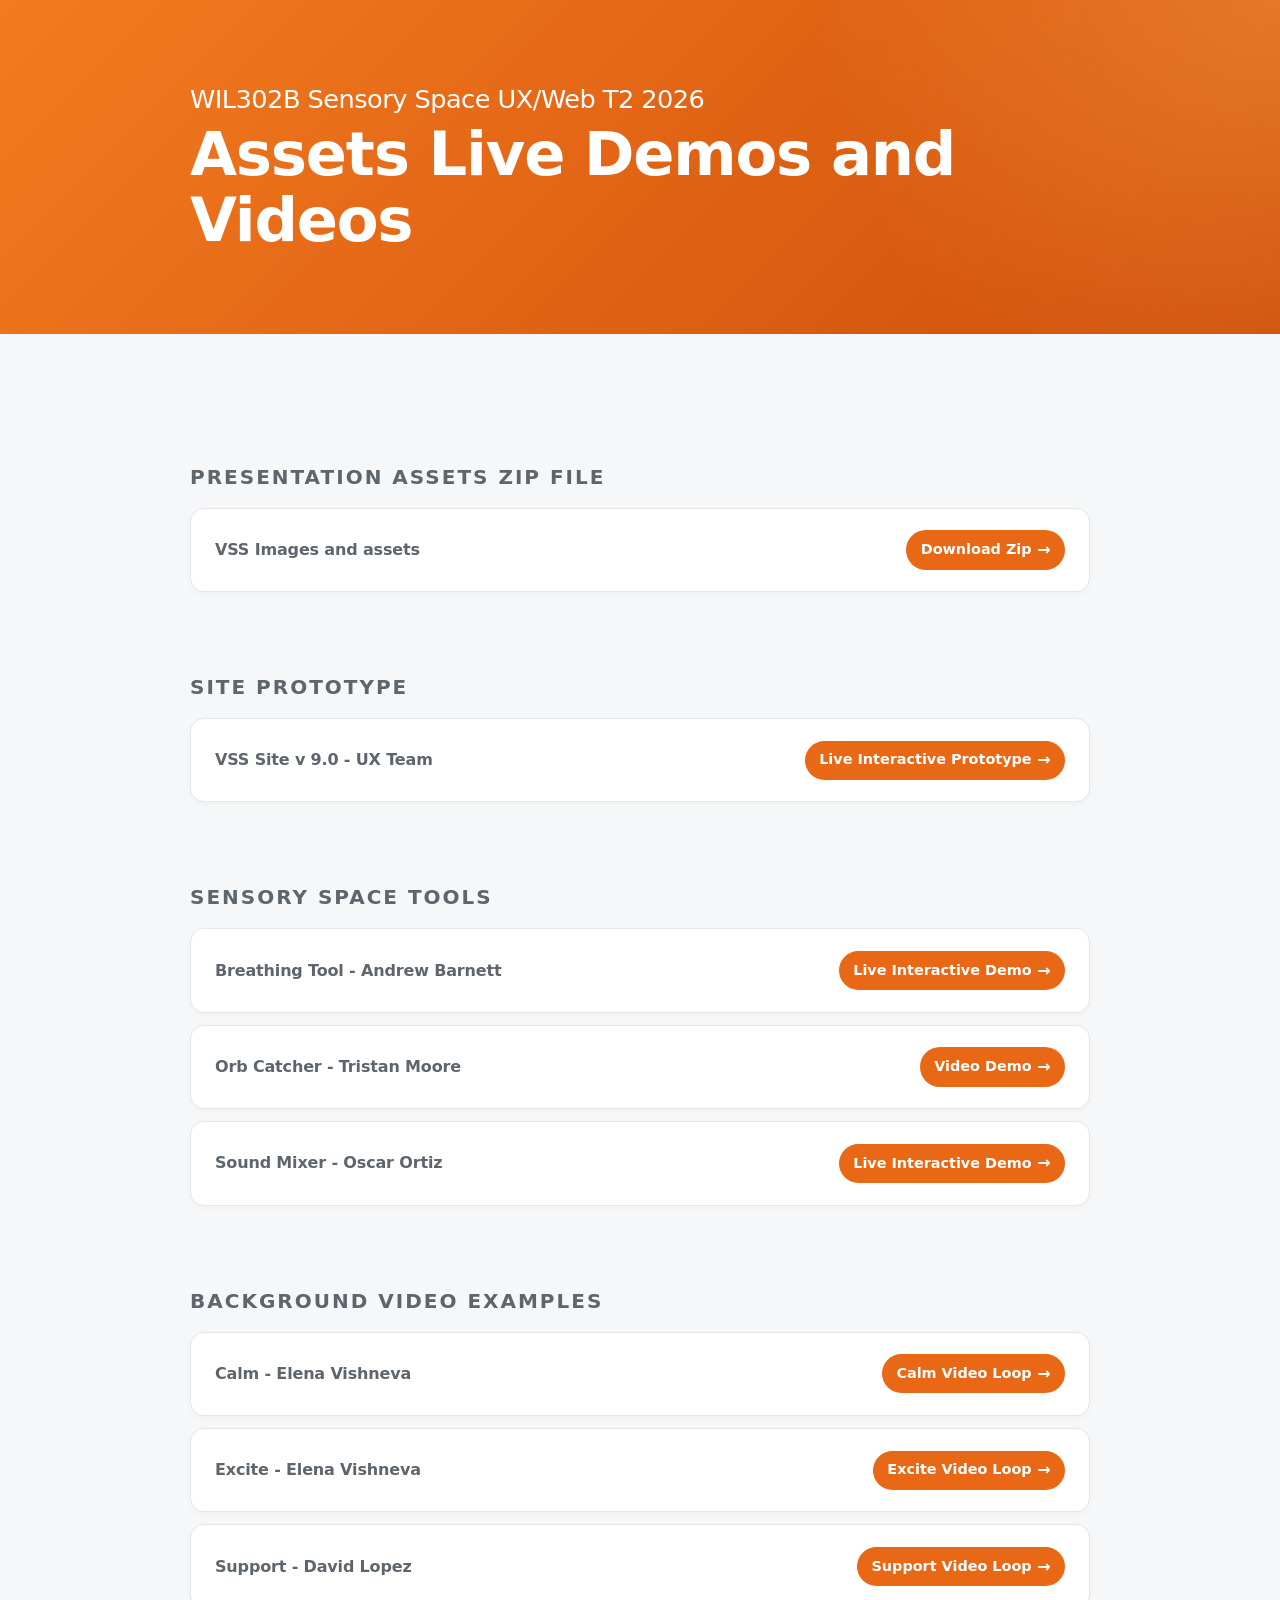
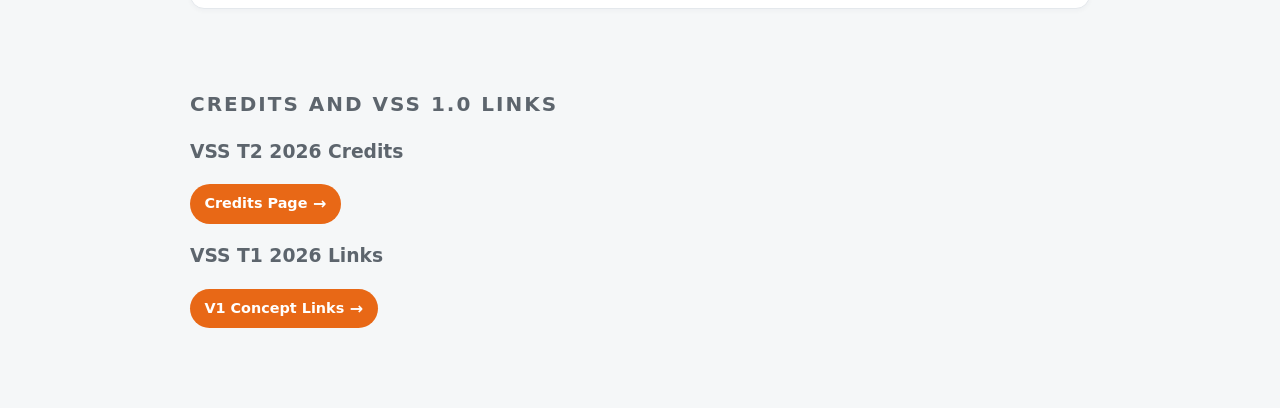
<file: WIL302B/index.html>
<!DOCTYPE html>
<html lang="en">

    <head>
        <meta charset="UTF-8">
        <meta name="viewport" content="width=device-width, initial-scale=1.0">
        <title>VSS 2602</title>
        <link href="style.css" rel="stylesheet">

    </head>

    <body>

        <header>
            <h1>WIL302B Sensory Space UX/Web T2 2026</h1>
            <h1>Assets Live Demos and Videos</h1>
        </header>

        <main>


            <section>

                <h2>Presentation Assets ZIP File</h2>

                <div class="item">
                    <h3>VSS Images and assets</h3>
                    <a href="assets/VSS2602_Presentation_assets.zip" download>Download Zip</a>
                </div>

            </section>



            <section>

                <h2>Site Prototype</h2>

                <div class="item">
                    <h3>VSS Site v 9.0 - UX Team</h3>
                    <a href="assets/site/index.html">Live Interactive Prototype</a>
                </div>

            </section>






            <section>

                <h2>Sensory Space Tools</h2>

                <div class="item">
                    <h3>Breathing Tool - Andrew Barnett</h3>
                    <a href="assets/breath/index.html">Live Interactive Demo</a>
                </div>

                <div class="item">
                    <h3>Orb Catcher - Tristan Moore</h3>
                    <a href="assets/orbcatcher/orbcatcher.mp4">Video Demo</a>
                </div>

                <div class="item">
                    <h3>Sound Mixer - Oscar Ortiz</h3>
                    <a href="assets/soundmixer/index.html">Live Interactive Demo</a>
                </div>

            </section>




            <section>


                <h2>Background Video Examples</h2>

                <div class="item">
                    <h3>Calm - Elena Vishneva</h3>
                    <a href="assets/backgrounds/calm.mp4">Calm Video Loop</a>

                </div>
                
                <div class="item">
                    <h3>Excite - Elena Vishneva</h3>
                    <a href="assets/backgrounds/excite.mp4">Excite Video Loop</a>
                </div>
                
                <div class="item">
                    <h3>Support - David Lopez</h3>
                    <a href="assets/backgrounds/support.mp4">Support Video Loop</a>
                </div>

            </section>



            <section>


                <h2>Credits and VSS 1.0 Links</h2>

                <h3>VSS T2 2026 Credits</h3>
                <a href="VSS_2602_studentcredits.html">Credits Page</a>


                <h3>VSS T1 2026 Links</h3>
                <a href="VSS_2601.html">V1 Concept Links</a>





            </section>




        </main>

    </body>
    <script src = "scripts.js"></script>

</html>
</file>
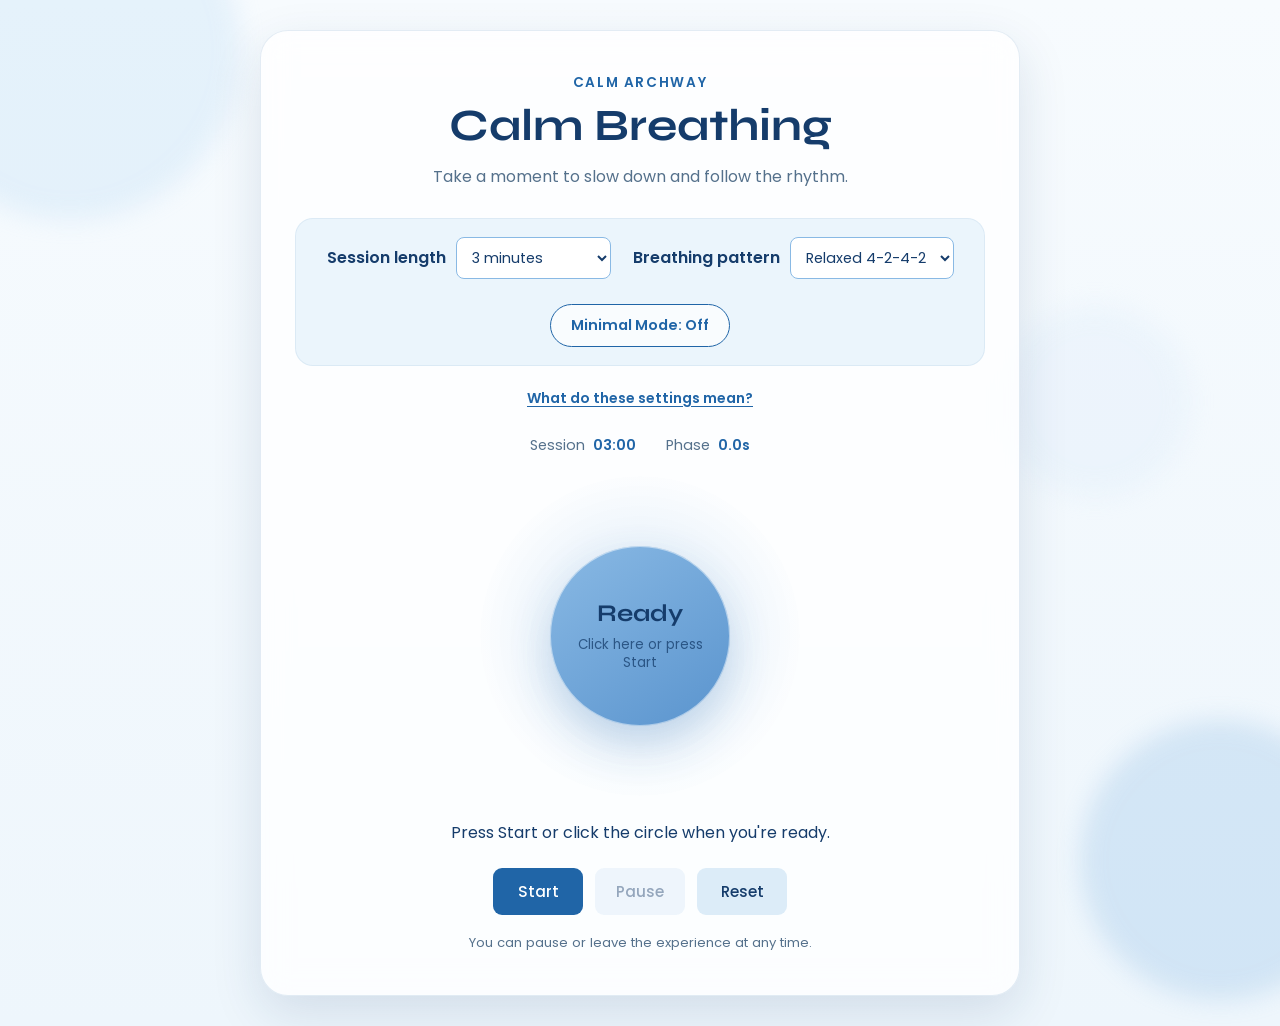
<file: WIL302B/assets/breath/index.html>
<!DOCTYPE html>
<html lang="en">

<head>

    <meta charset="UTF-8">

    <meta name="viewport"
          content="width=device-width, initial-scale=1.0">

    <title>Calm Archway - Breathing Tool</title>

    <!-- DESIGN SYSTEM FONTS -->

    <link rel="preconnect"
          href="https://fonts.googleapis.com">

    <link rel="preconnect"
          href="https://fonts.gstatic.com"
          crossorigin>

    <link href="https://fonts.googleapis.com/css2?family=Poppins:wght@400;500;600;700&family=Syne:wght@400;600;700&display=swap"
          rel="stylesheet">

    <link rel="stylesheet"
          href="style.css">

</head>


<body>


    <!-- DECORATIVE BACKGROUND -->

    <div class="background-orb orb-one"></div>

    <div class="background-orb orb-two"></div>

    <div class="background-orb orb-three"></div>



    <!-- MAIN APPLICATION -->

    <main class="breathing-app">


        <!-- HEADER -->

        <header class="app-header">

            <p class="eyebrow">
                Calm Archway
            </p>


            <h1>
                Calm Breathing
            </h1>


            <p class="intro">
                Take a moment to slow down and follow the rhythm.
            </p>

        </header>



        <!-- SETTINGS -->

        <section class="settings-panel"
                 aria-label="Breathing settings">


            <!-- SESSION LENGTH -->

            <div class="setting-group">

                <label for="sessionLength">
                    Session length
                </label>


                <select id="sessionLength">

                    <option value="60">
                        1 minute
                    </option>

                    <option value="180"
                            selected>
                        3 minutes
                    </option>

                    <option value="300">
                        5 minutes
                    </option>

                </select>

            </div>



            <!-- BREATHING PATTERN -->

            <div class="setting-group">

                <label for="breathingPattern">
                    Breathing pattern
                </label>


                <select id="breathingPattern">

                    <option value="relaxed"
                            selected>
                        Relaxed 4-2-4-2
                    </option>

                    <option value="box">
                        Box 4-4-4-4
                    </option>

                    <option value="slow">
                        Slow 5-2-5-2
                    </option>

                </select>

            </div>



            <!-- MINIMAL MODE -->

            <div class="minimal-mode-group">

                <button id="minimalModeButton"
                        class="minimal-mode-button"
                        type="button"
                        aria-pressed="false">

                    Minimal Mode: Off

                </button>

            </div>

        </section>



        <!-- SETTINGS INFORMATION -->

        <div class="settings-help-wrapper">

            <button id="settingsHelpButton"
                    class="help-button"
                    type="button"
                    aria-expanded="false"
                    aria-controls="settingsHelpPanel">

                What do these settings mean?

            </button>


            <section id="settingsHelpPanel"
                     class="settings-help-panel hidden"
                     aria-label="Settings information">


                <div class="help-item">

                    <strong>
                        Session length
                    </strong>

                    <p>
                        Choose how long you would like the guided
                        breathing session to last.
                    </p>

                </div>



                <div class="help-item">

                    <strong>
                        Breathing pattern
                    </strong>

                    <p>
                        Changes the timing of each inhale,
                        hold and exhale phase.
                    </p>

                </div>



                <div class="help-item">

                    <strong>
                        Minimal Mode
                    </strong>

                    <p>
                        Creates a simpler breathing experience by
                        reducing visual movement, removing background
                        animation and hiding non-essential information
                        such as timers.
                    </p>

                </div>


            </section>

        </div>



        <!-- SESSION INFORMATION -->

        <div id="sessionInfo"
             class="session-info">


            <span>

                Session

                <strong id="sessionTime">
                    03:00
                </strong>

            </span>


            <span>

                Phase

                <strong id="phaseTime">
                    0.0s
                </strong>

            </span>


        </div>



        <!-- BREATHING VISUALISER -->

        <section class="visualiser-section"
                 aria-label="Breathing visualiser">


            <div class="visualiser-glow">


                <button id="breathingCircle"
                        class="breathing-circle ready"
                        type="button"
                        aria-label="Start breathing session">


                    <span class="circle-inner">


                        <span id="phaseText"
                              class="phase-text">

                            Ready

                        </span>


                        <span id="phaseHint"
                              class="phase-hint">

                            Click here or press Start

                        </span>


                    </span>


                </button>


            </div>


        </section>



        <!-- SESSION CONTROLS -->

        <div id="sessionControlsArea">


            <p id="instructionText"
               class="instruction"
               aria-live="polite">

                Press Start or click the circle when you're ready.

            </p>



            <div class="controls">


                <button id="startButton"
                        class="primary-button">

                    Start

                </button>


                <button id="pauseButton"
                        class="secondary-button"
                        disabled>

                    Pause

                </button>


                <button id="resetButton"
                        class="secondary-button">

                    Reset

                </button>


            </div>



            <p class="exit-note">

                You can pause or leave the experience at any time.

            </p>


        </div>



        <!-- SESSION COMPLETE -->

        <section id="completionPanel"
                 class="completion-panel hidden"
                 aria-live="polite">


            <p class="completion-eyebrow">
                Session complete
            </p>


            <h2>
                A moment for yourself
            </h2>


            <p class="completion-message">

                You have completed your breathing session.
                Take your time before continuing.

            </p>



            <div class="completion-summary">


                <div class="summary-item">

                    <span class="summary-label">
                        Duration
                    </span>


                    <strong id="completedDuration">
                        3 minutes
                    </strong>

                </div>



                <div class="summary-item">

                    <span class="summary-label">
                        Pattern
                    </span>


                    <strong id="completedPattern">
                        Relaxed 4-2-4-2
                    </strong>

                </div>


            </div>



            <button id="restartButton"
                    class="primary-button restart-button">

                Start Another Session

            </button>


        </section>


    </main>


    <script src="script.js"></script>


</body>

</html>
</file>
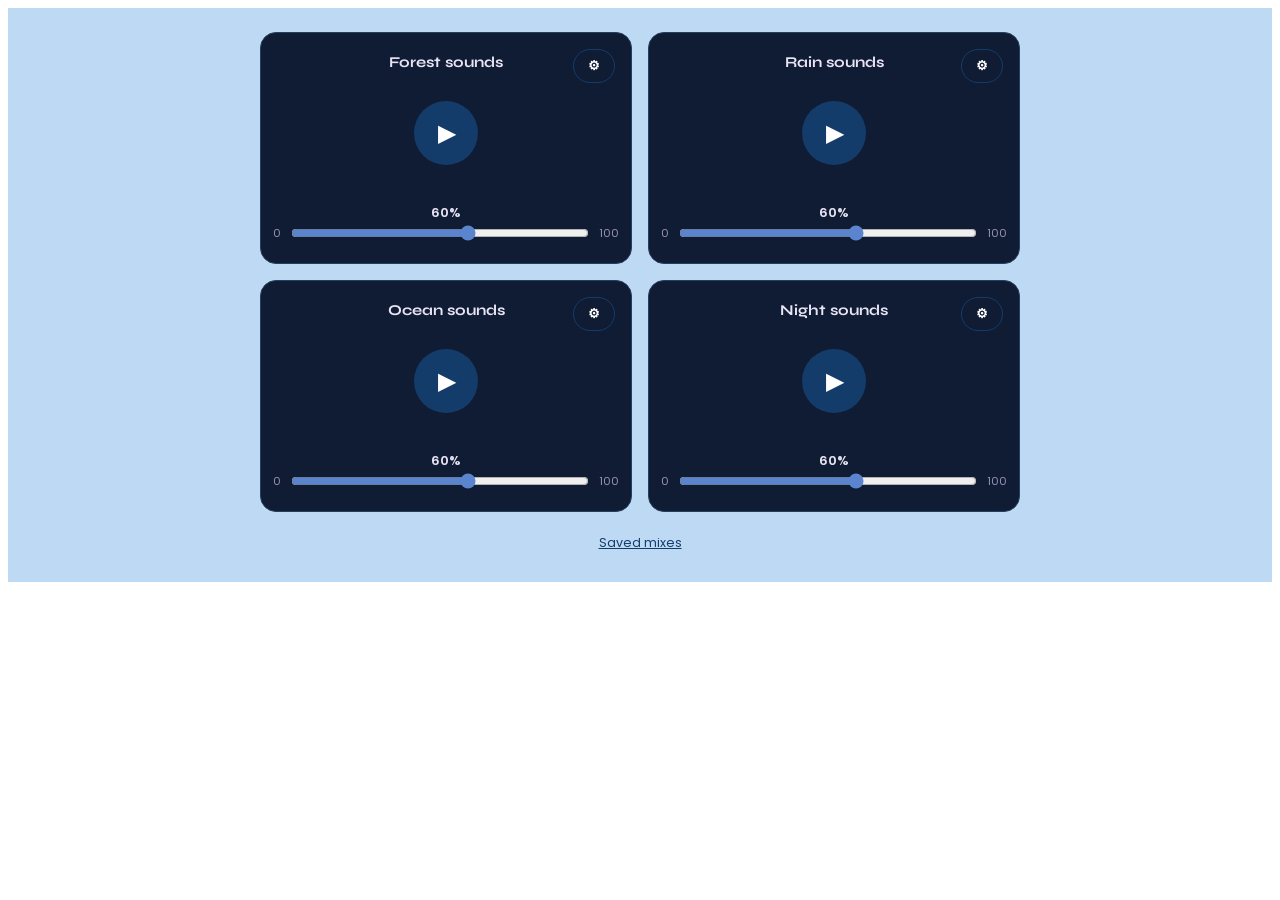
<file: WIL302B/assets/soundmixer/index.html>
<!DOCTYPE html>
<html lang="en">
<head>
    <meta charset="UTF-8">
    <meta name="viewport" content="width=device-width, initial-scale=1.0">
    <title>Soundscape Mixer — Oscar Demo</title>
    <link rel="stylesheet" href="css/soundmixerstyle.css">
    
</head>
<body>

<section class="soundscape-demo">
    <div id="SmixerContainer"></div>
</section>

<script src="js/SoundMixer.js"></script>
<script>
document.addEventListener("DOMContentLoaded", () => {
    SoundscapeMixer.mount(document.getElementById("SmixerContainer"));
});
</script>

</body>
</html>
</file>
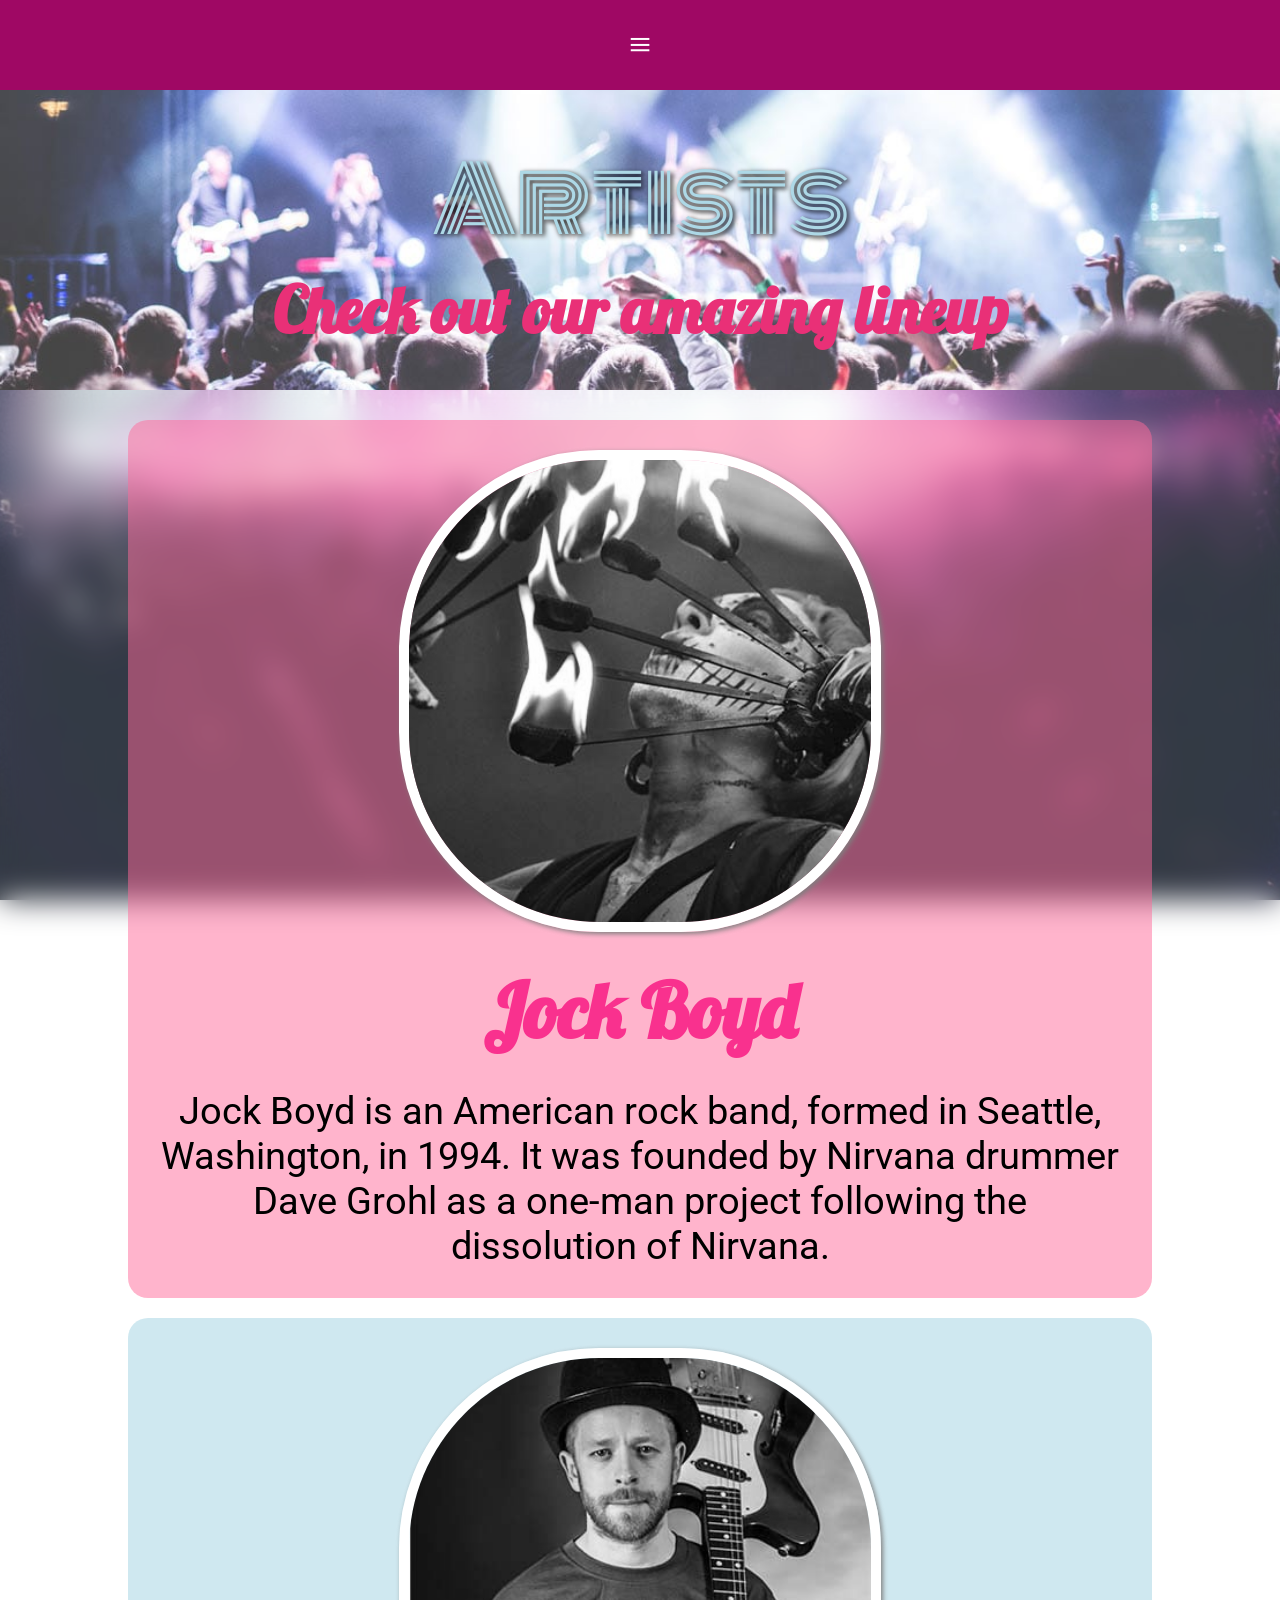
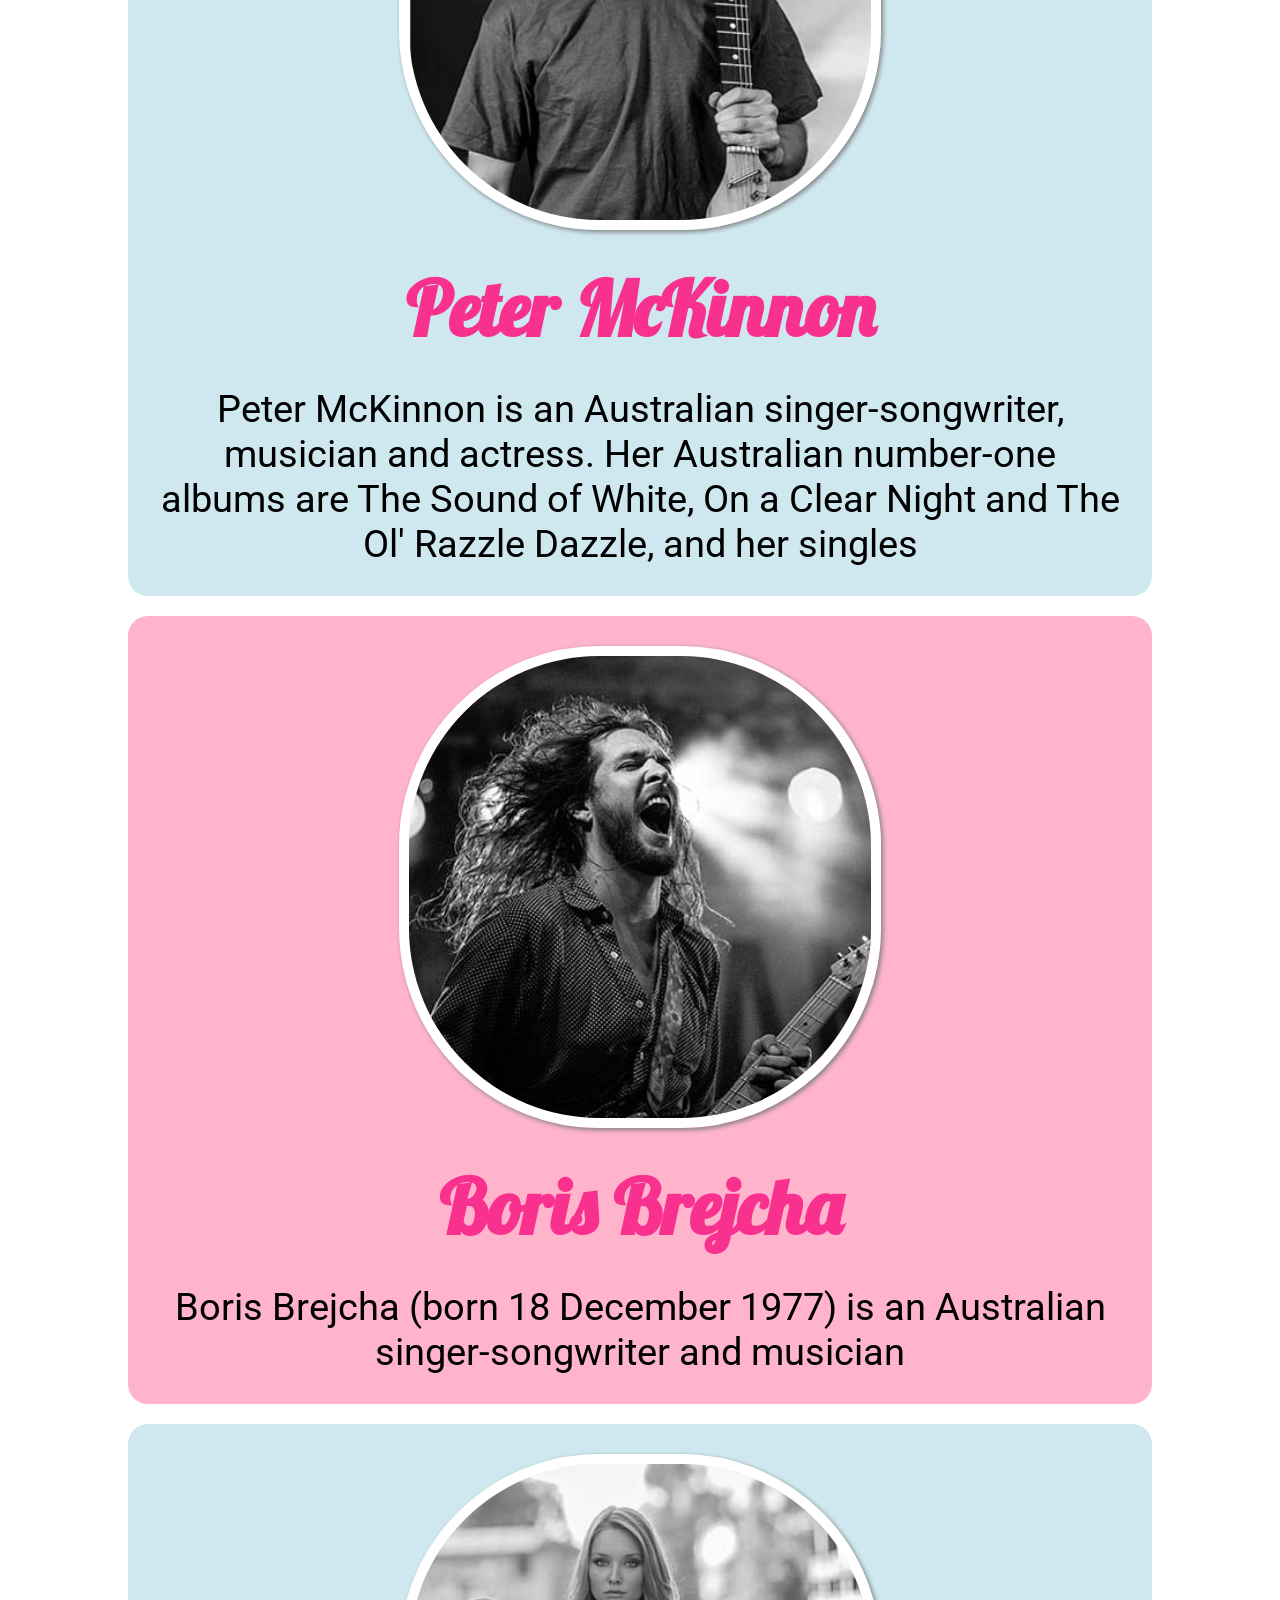
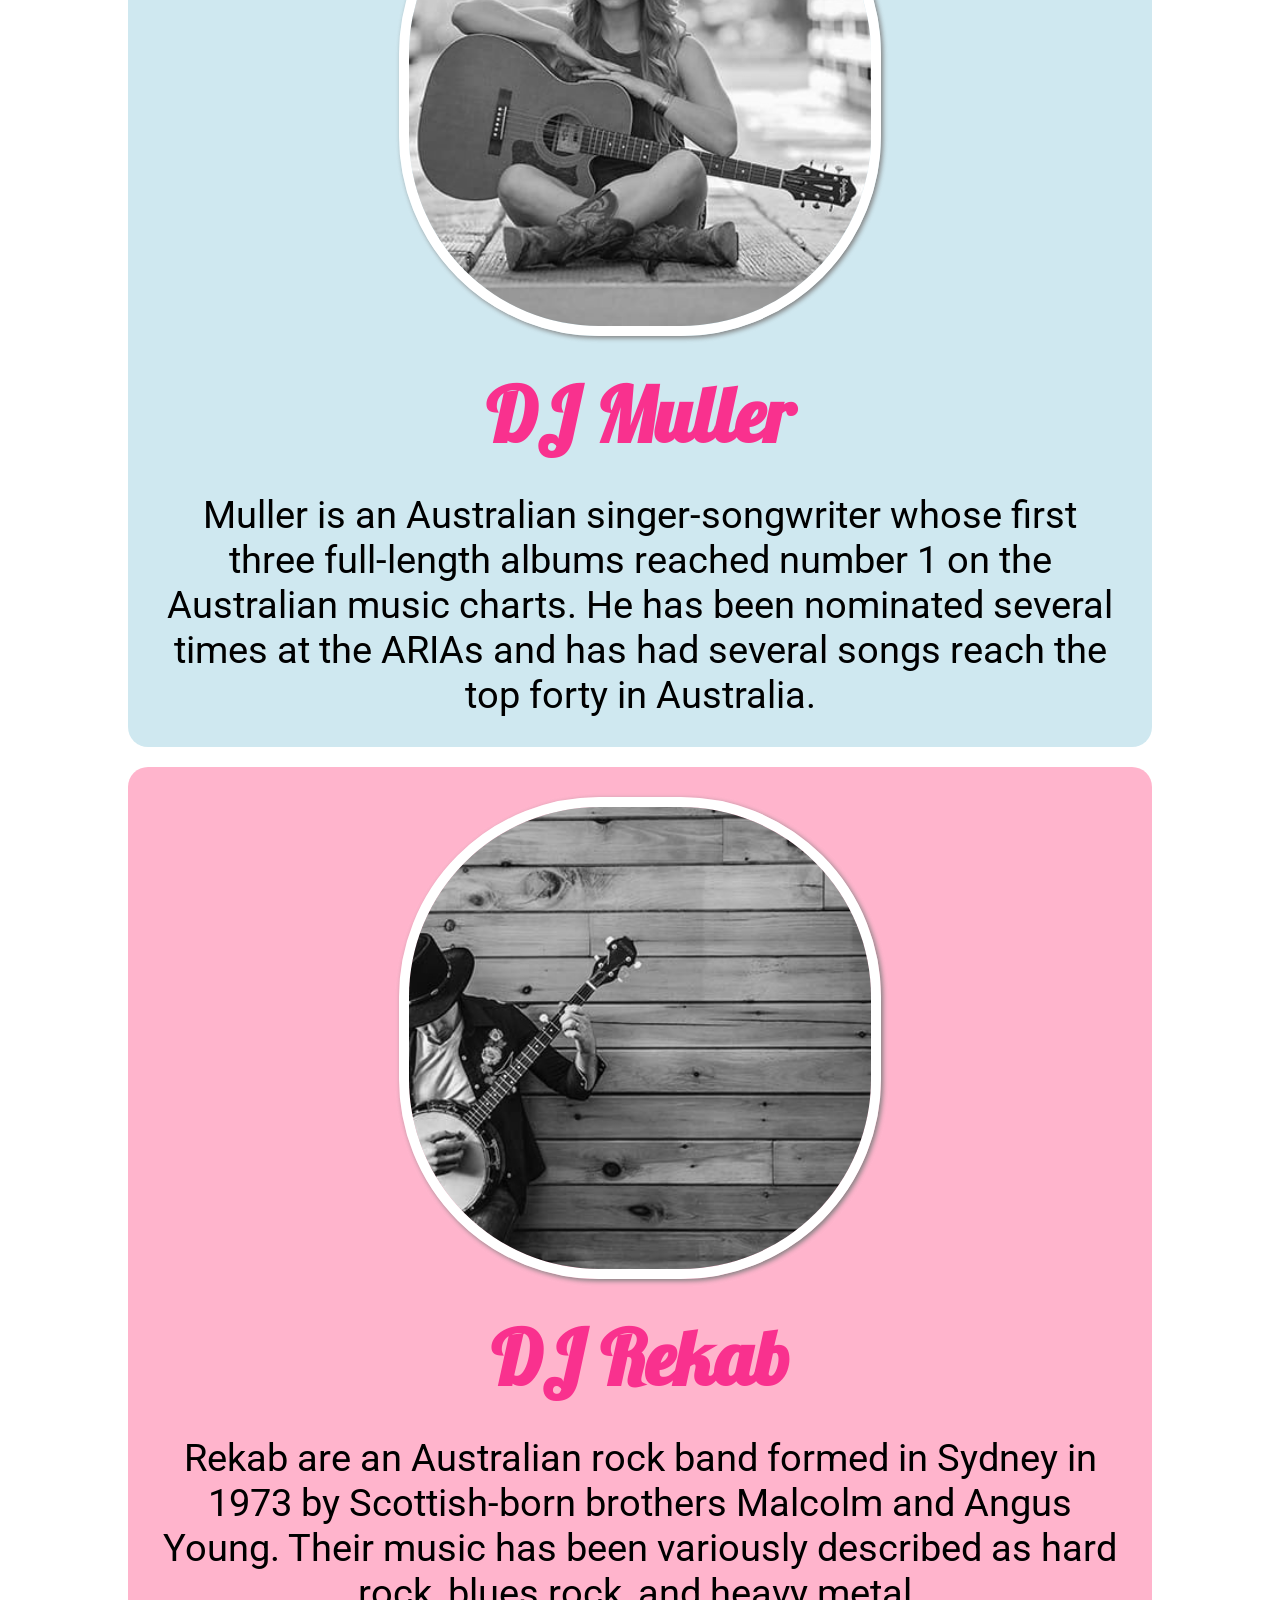
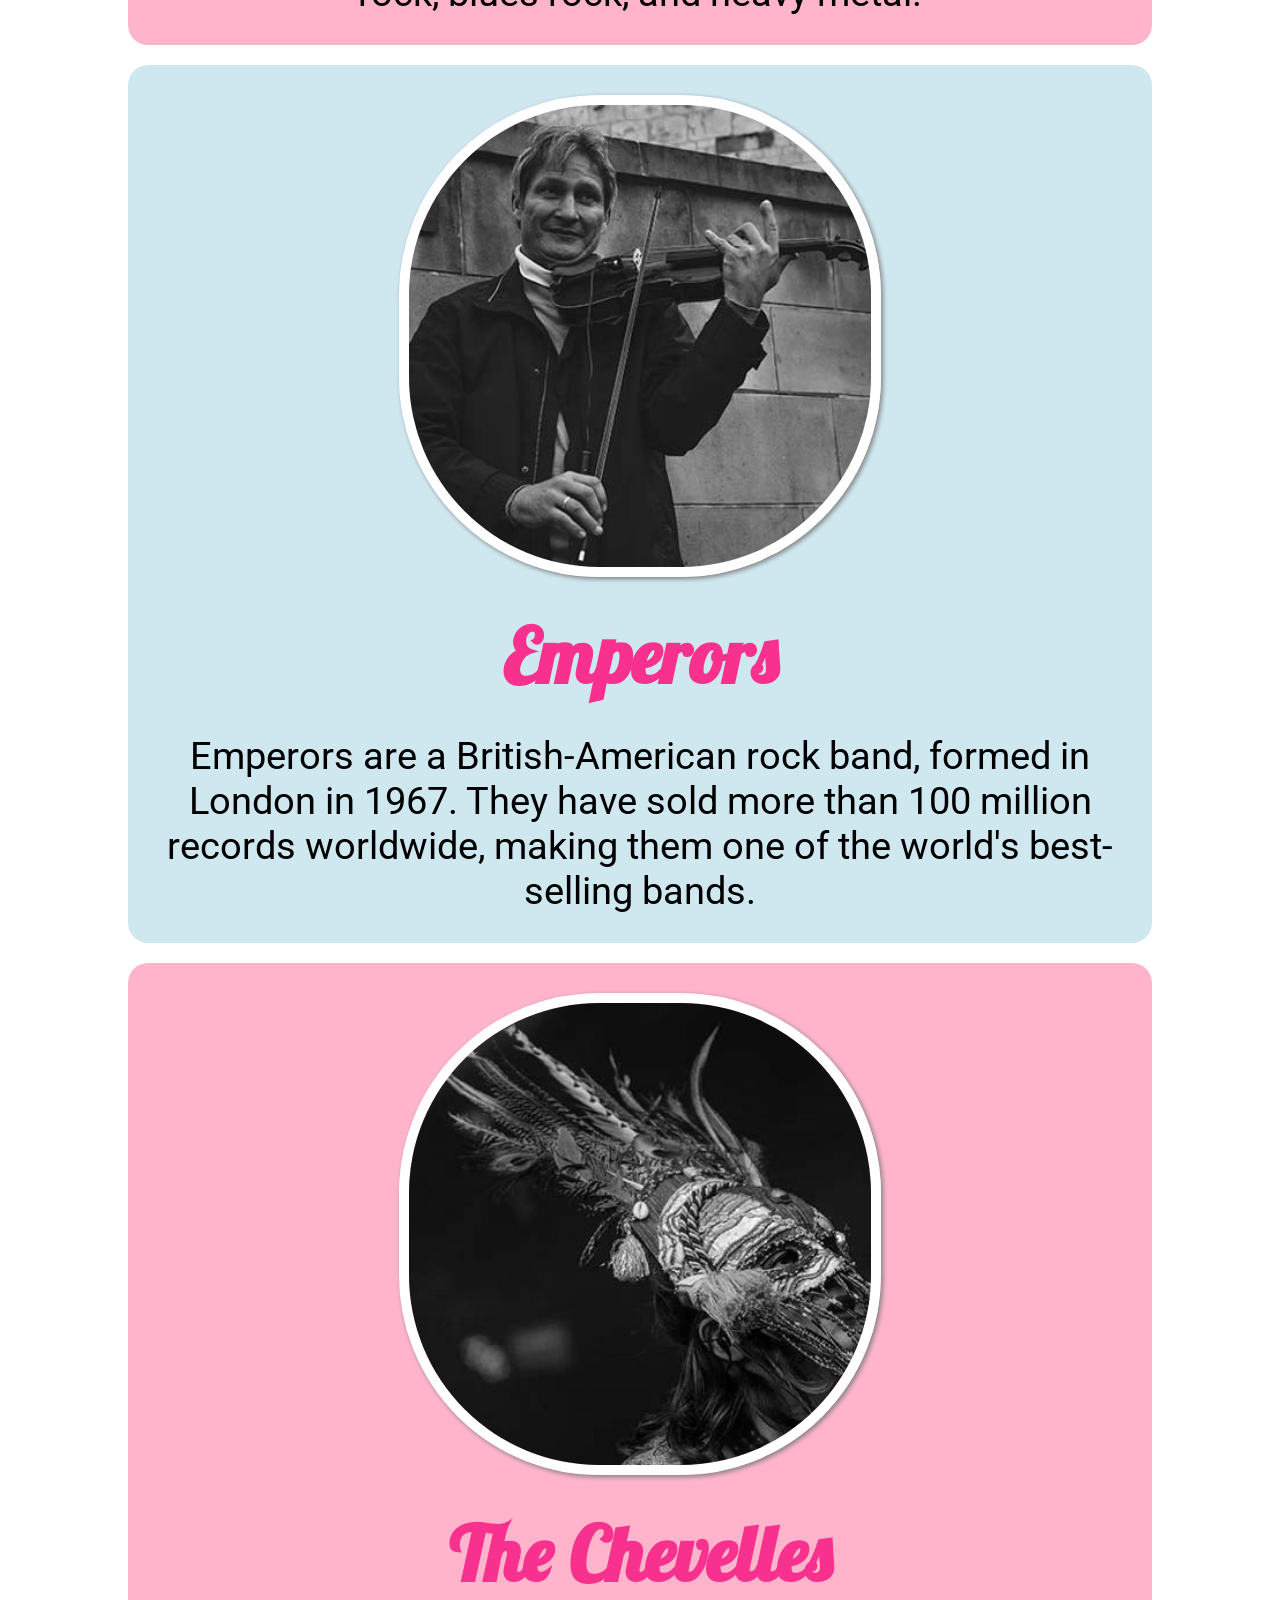
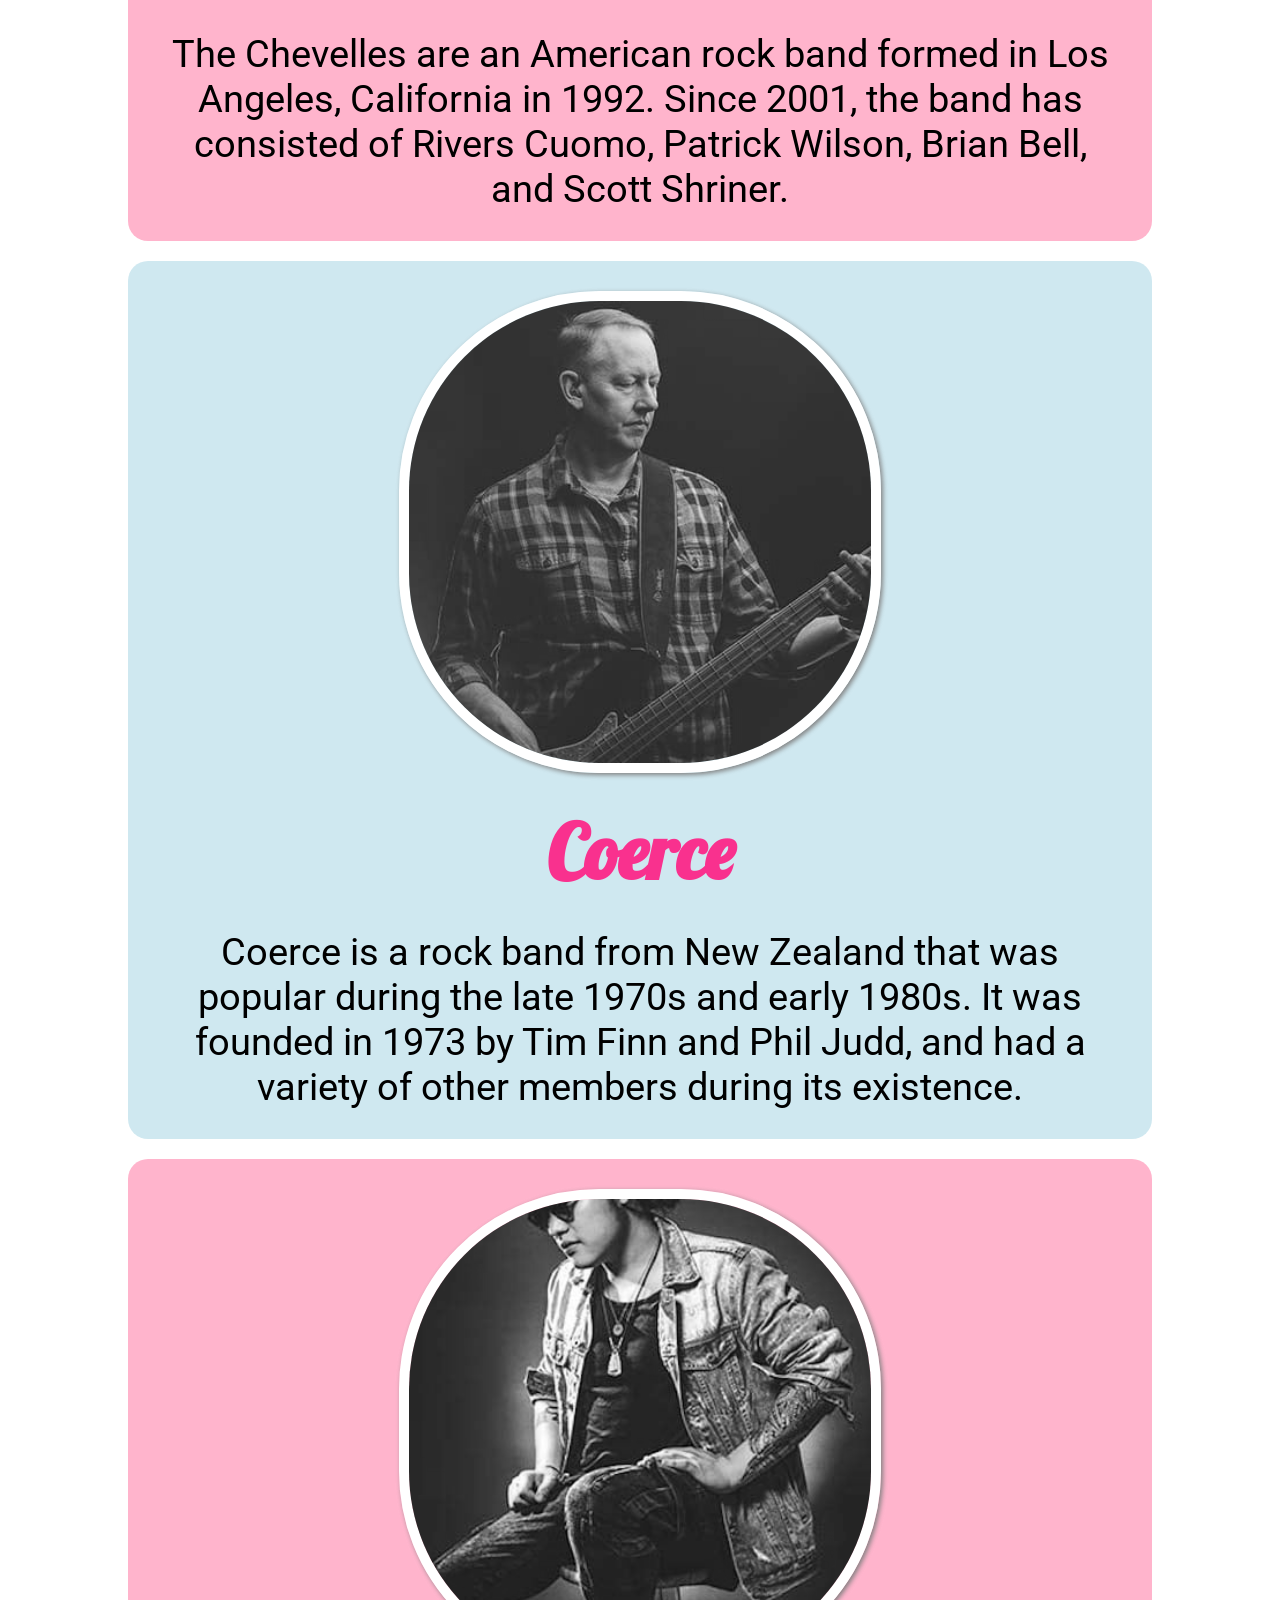
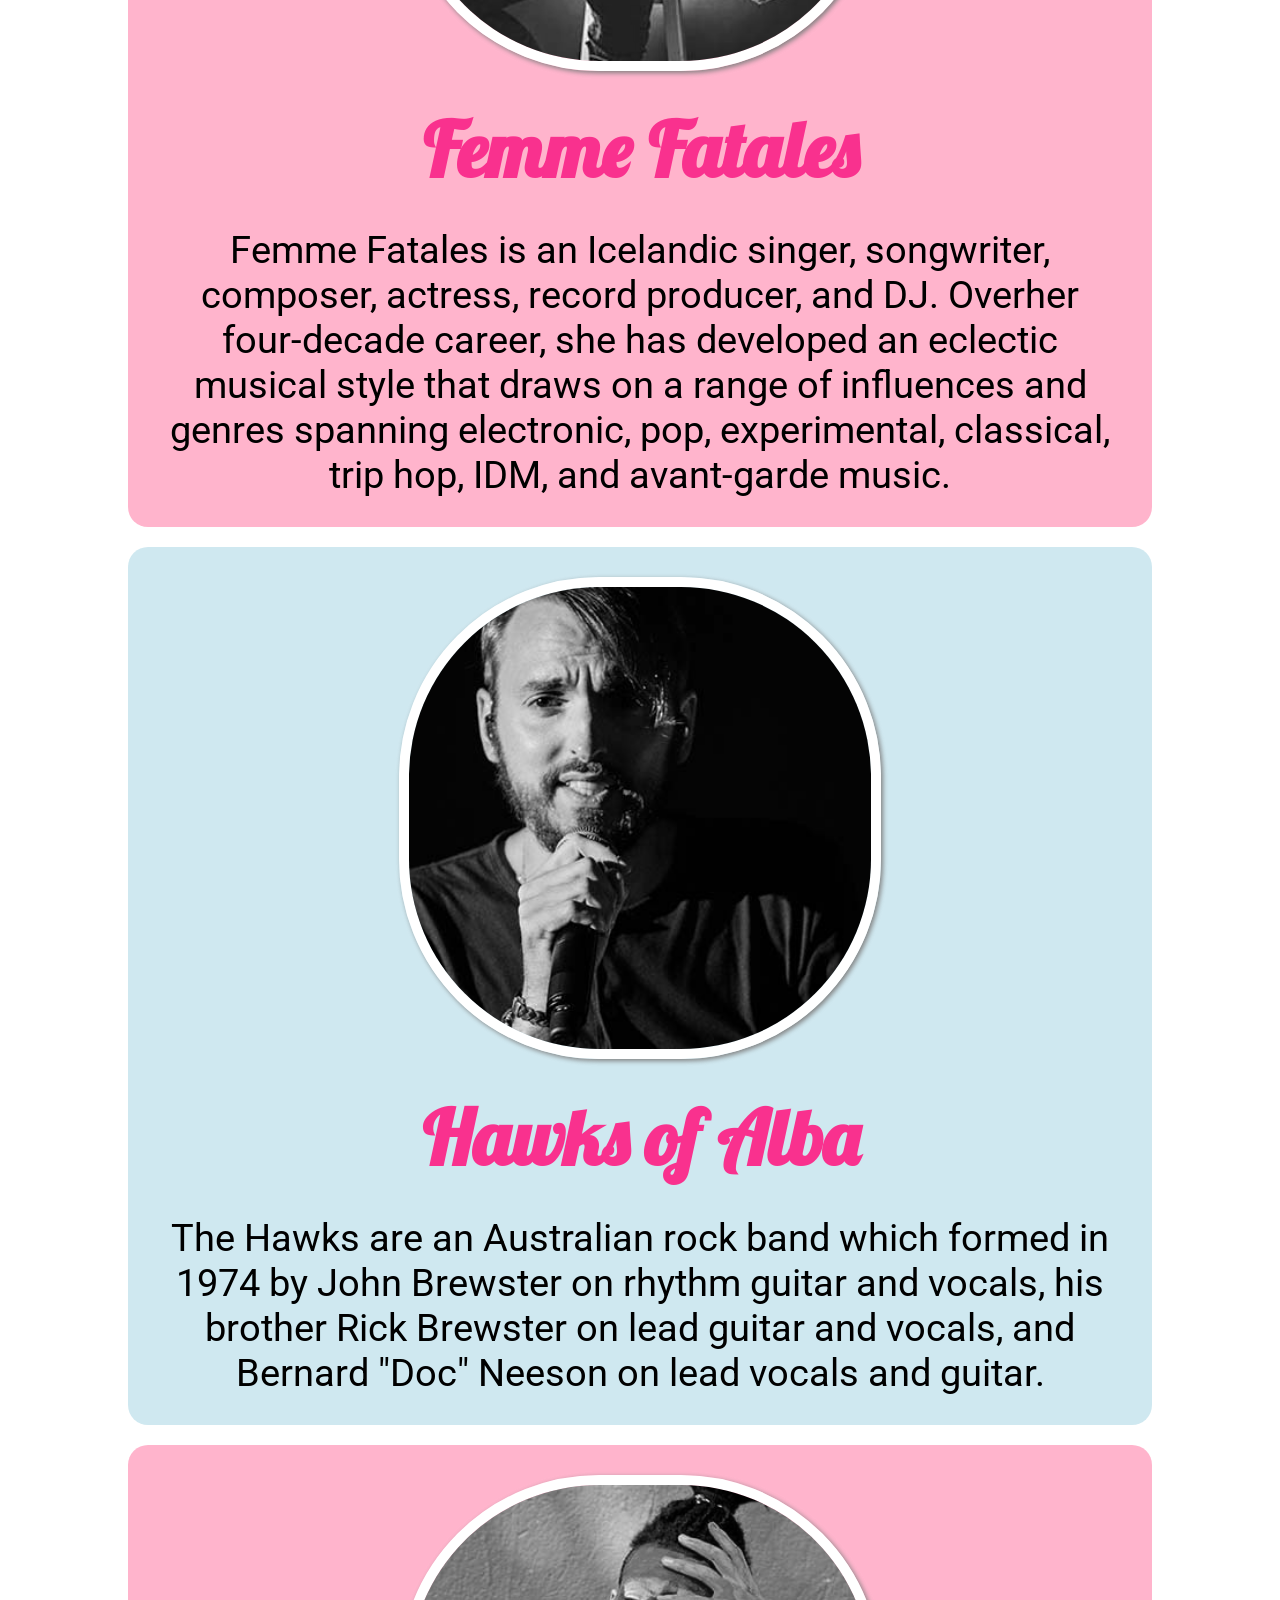
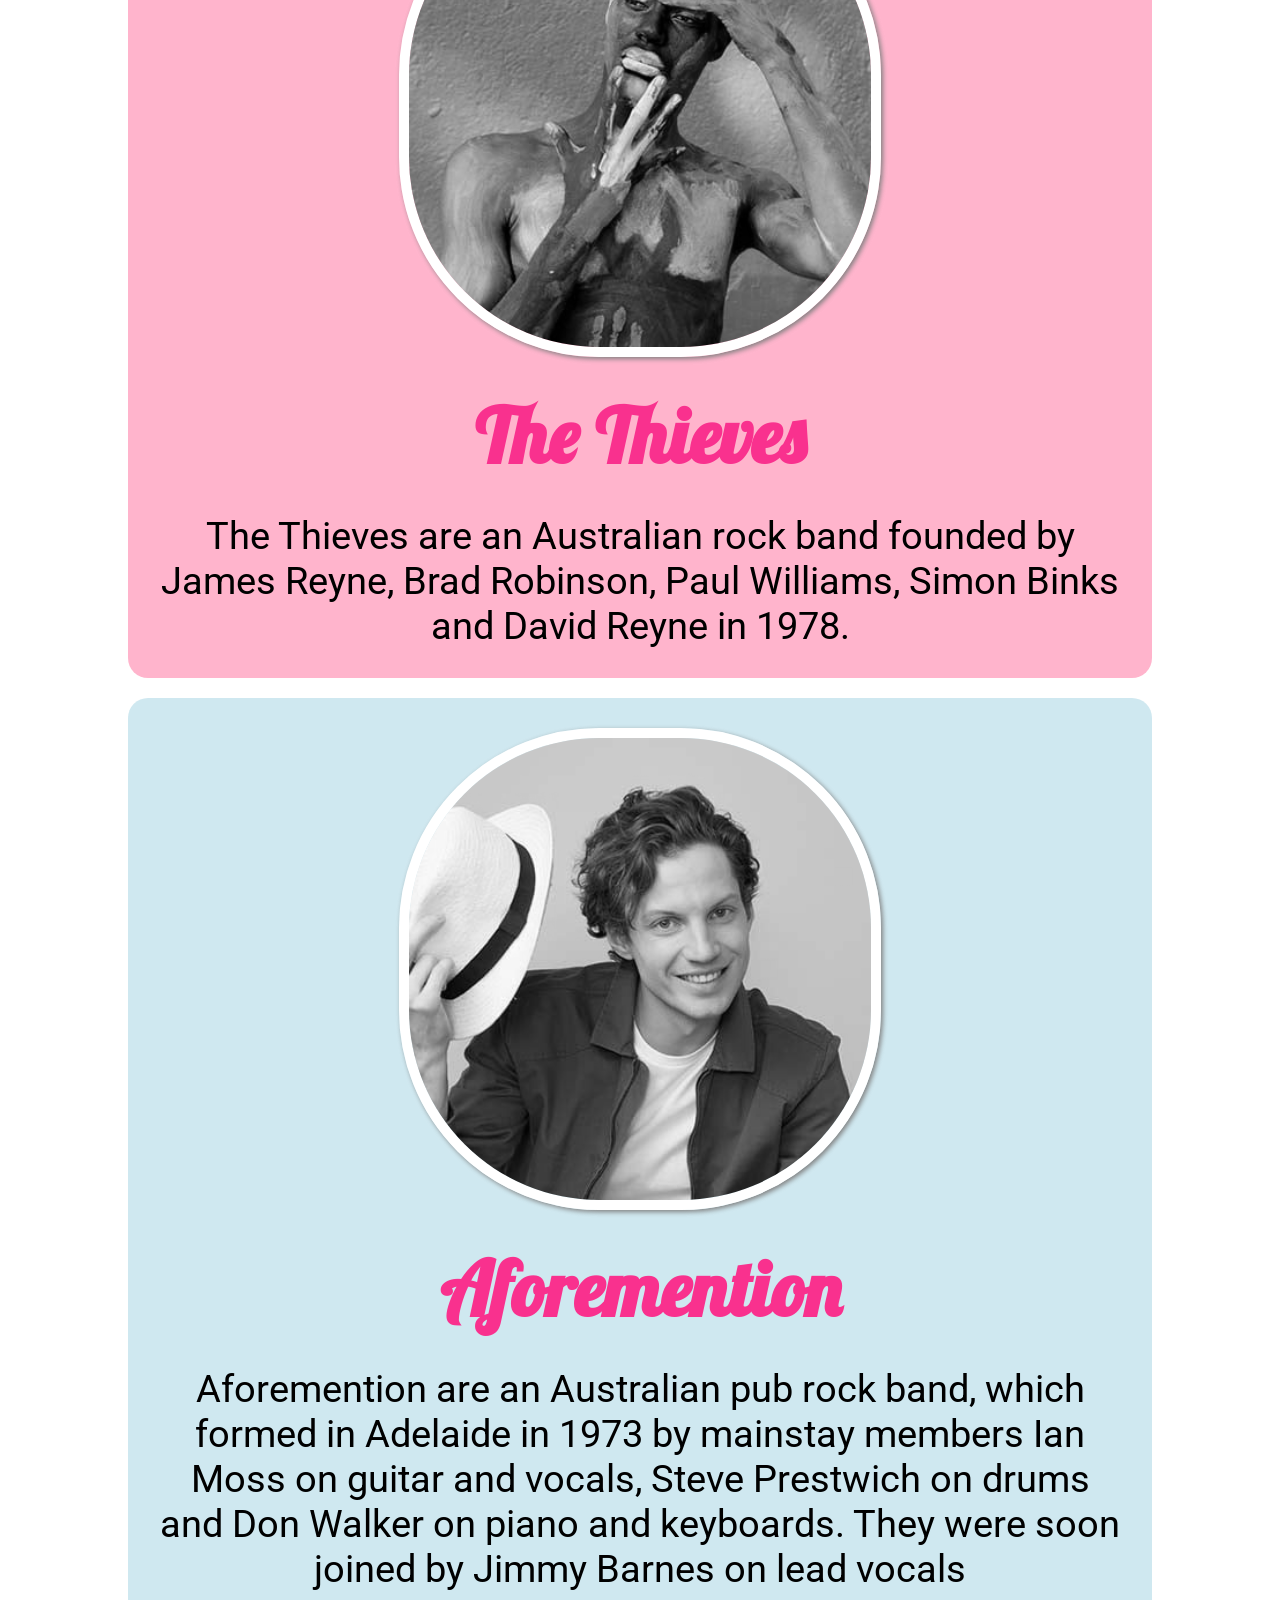
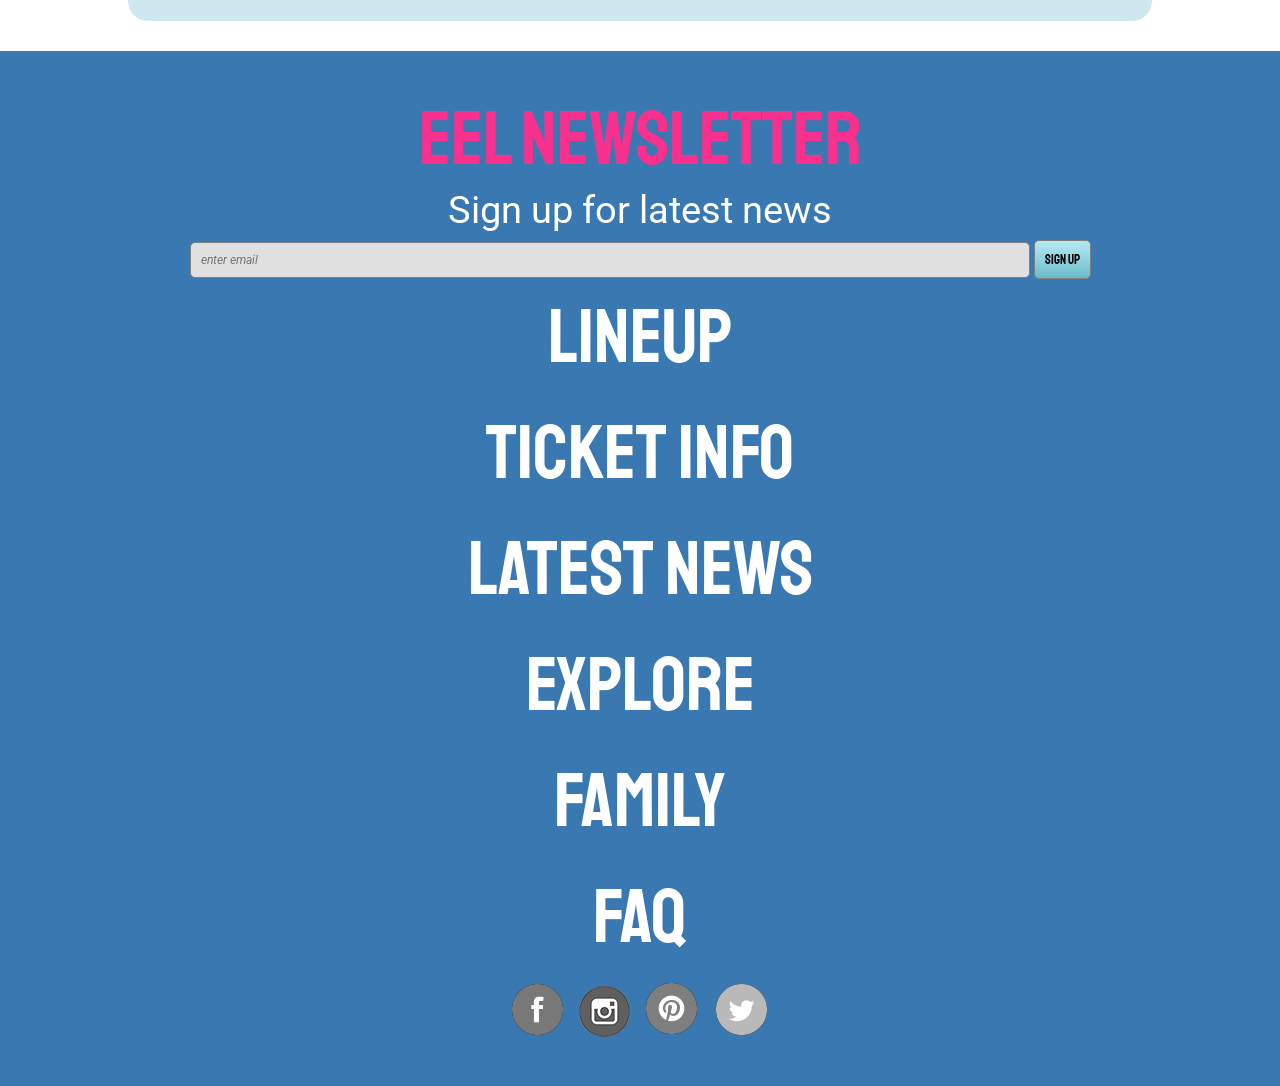
<file: artists.html>
<html>

<head>

   <title>ARTISTS PAGE</title>

   <link href="https://fonts.googleapis.com/css2?family=Lobster&family=Monoton&family=Roboto:wght@300&family=Staatliches&family=Baloo+2:wght@500&display=swap" rel="stylesheet">

   <link rel="stylesheet" href="main.css">

</head>

<body>

   <div class="wrapper">

      <div class="navigation">
         <a class="hamburger" href="#" onclick="dropdown()"  >&equiv;</a>
         <a href="index.html">Home</a>
         <a href="artists.html">Lineup</a>
         <a href="#">Tickets</a>
         <a href="#">Locations</a>
         <a href="#">FAQ</a>

      </div>

      <div class="hero artisthero">
         <h1>Artists</h1>
         <h2>Check out our amazing lineup</h2>
      </div>

      <div class="artistcontent">

         <div class="artistinfo pinkbg">
            <img src="images/artist_1.jpg">
            <div class="artistdetails">
               <h2>Jock Boyd</h2>
               <p> Jock Boyd is an American rock band, formed in Seattle, Washington, in 1994. It was founded by Nirvana drummer Dave Grohl as a one-man project following the dissolution of Nirvana. </p>
            </div>
         </div>

         <div class="artistinfo">
            <img src="images/artist_2.jpg">
            <div class="artistdetails">
               <h2>Peter McKinnon</h2>
               <p>Peter McKinnon is an Australian singer-songwriter, musician and actress. Her Australian number-one albums are The Sound of White, On a Clear Night and The Ol' Razzle Dazzle, and her singles </p>
            </div>
         </div>

         <div class="artistinfo pinkbg">
            <img src="images/artist_3.jpg">
            <div class="artistdetails">
               <h2>Boris Brejcha</h2>
               <p>Boris Brejcha (born 18 December 1977) is an Australian singer-songwriter and musician</p>
            </div>
         </div>

         <div class="artistinfo">
            <img src="images/artist_4.jpg">
            <div class="artistdetails">
               <h2>DJ Muller</h2>
               <p>Muller is an Australian singer-songwriter whose first three full-length albums reached number 1 on the Australian music charts. He has been nominated several times at the ARIAs and has had several songs reach the top forty in Australia.</p>
            </div>
         </div>

         <div class="artistinfo pinkbg">
            <img src="images/artist_5.jpg">
            <div class="artistdetails">
               <h2>DJ Rekab</h2>
               <p> Rekab are an Australian rock band formed in Sydney in 1973 by Scottish-born brothers Malcolm and Angus Young. Their music has been variously described as hard rock, blues rock, and heavy metal. </p>
            </div>
         </div>

         <div class="artistinfo">
            <img src="images/artist_6.jpg">
            <div class="artistdetails">
               <h2>Emperors</h2>
               <p>Emperors are a British-American rock band, formed in London in 1967. They have sold more than 100 million records worldwide, making them one of the world's best-selling bands.</p>
            </div>
         </div>

         <div class="artistinfo pinkbg">
            <img src="images/artist_7.jpg">
            <div class="artistdetails">
               <h2>The Chevelles</h2>
               <p>The Chevelles are an American rock band formed in Los Angeles, California in 1992. Since 2001, the band has consisted of Rivers Cuomo, Patrick Wilson, Brian Bell, and Scott Shriner.</p>
            </div>
         </div>

         <div class="artistinfo">
            <img src="images/artist_8.jpg">
            <div class="artistdetails">
               <h2>Coerce</h2>
               <p>Coerce is a rock band from New Zealand that was popular during the late 1970s and early 1980s. It was founded in 1973 by Tim Finn and Phil Judd, and had a variety of other members during its existence.
               </p>
            </div>
         </div>

         <div class="artistinfo pinkbg">
            <img src="images/artist_9.jpg">
            <div class="artistdetails">
               <h2>Femme Fatales</h2>
               <p> Femme Fatales is an Icelandic singer, songwriter, composer, actress, record producer, and DJ. Overher four-decade career, she has developed an eclectic musical style that draws on a range of influences and genres spanning electronic, pop, experimental, classical, trip hop, IDM, and avant-garde music. </p>
            </div>
         </div>

         <div class="artistinfo">
            <img src="images/artist_10.jpg">
            <div class="artistdetails">
               <h2>Hawks of Alba</h2>
               <p>The Hawks are an Australian rock band which formed in 1974 by John Brewster on rhythm guitar and vocals, his brother Rick Brewster on lead guitar and vocals, and Bernard "Doc" Neeson on lead vocals and guitar. </p>
            </div>
         </div>

         <div class="artistinfo pinkbg">
            <img src="images/artist_11.jpg">
            <div class="artistdetails">
               <h2>The Thieves</h2>
               <p>The Thieves are an Australian rock band founded by James Reyne, Brad Robinson, Paul Williams, Simon Binks and David Reyne in 1978.</p>
            </div>
         </div>

         <div class="artistinfo">
            <img src="images/artist_12.jpg">
            <div class="artistdetails">
               <h2>Aforemention</h2>
               <p>Aforemention are an Australian pub rock band, which formed in Adelaide in 1973 by mainstay members Ian Moss on guitar and vocals, Steve Prestwich on drums and Don Walker on piano and keyboards. They were soon joined by Jimmy Barnes on lead vocals</p>
            </div>
         </div>

      </div>

      <div class="footer">

         <div class="newsletter">
            <h2>EEL NEWSLETTER</h2>
            <p>Sign up for latest news</p>

            <form>
               <input class="inputemail" type="text" placeholder="enter email" >
               <input class="sendemail" type="submit" value="Sign Up">
            </form>

         </div>

         <div class="footerlinks">
            <a href="#">LINEUP</a>
            <a href="#">TICKET INFO</a>
            <a href="#">LATEST NEWS</a>
         </div>

         <div class="footerlinks">
            <a href="#">EXPLORE</a>
            <a href="#">FAMILY</a>
            <a href="#">FAQ</a>
         </div>

         <div class="social">
            <a href="#"><img src="images/smfacebook.png"></a>
            <a href="#"><img src="images/sminstagram.png"></a>
            <a href="#"><img src="images/smpinterest.png"></a>
            <a href="#"><img src="images/smtwitter.png"></a>
         </div>

      </div>

   </div>

   <script>
      function dropdown() {
         document.querySelector(".navigation").classList.toggle("active");
      }
   </script>
   
</body>

</html>
</file>
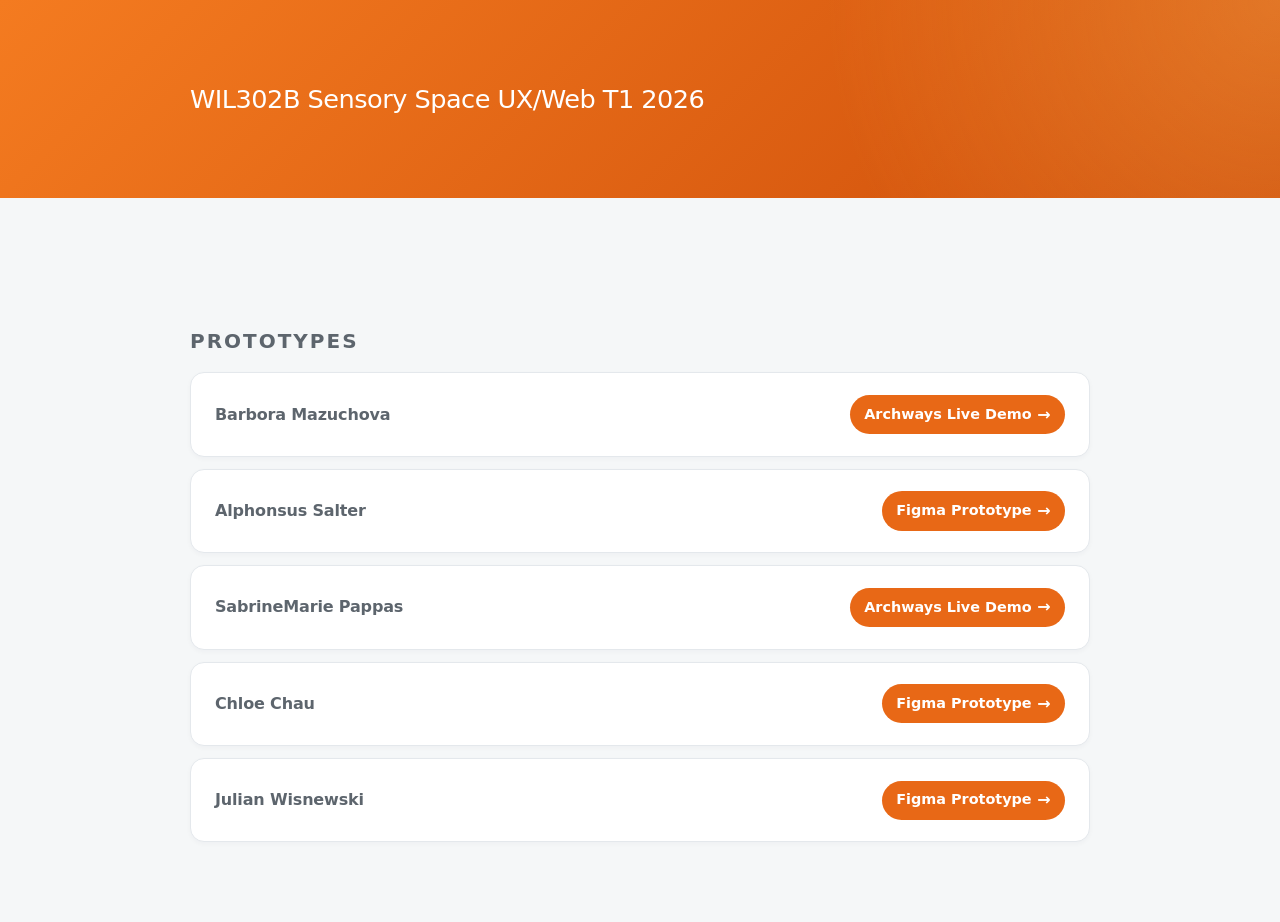
<file: WIL302B/VSS_2601.html>
<!DOCTYPE html>
<html lang="en">

    <head>
        <meta charset="UTF-8">
        <meta name="viewport" content="width=device-width, initial-scale=1.0">
        <title>Reports and Prototypes</title>
        <link href="style.css" rel="stylesheet">


    </head>

    <body>

        <header>
            <h1>WIL302B Sensory Space UX/Web T1 2026</h1>
        </header>

        <main>

            <section>
                <h2>Prototypes</h2>

                <div class="item">
                    <h3>Barbora Mazuchova</h3>
                    <a href="https://tangerine-zabaione-b4ff02.netlify.app">Archways Live Demo</a>
                </div>

                <div class="item">
                    <h3>Alphonsus Salter</h3>
                    <a href="https://www.figma.com/proto/KDlg8OunxbH5HDcWqIfOL9/High-Fidelity-Wireframes?node-id=61-2&t=PV7GXEAbeahw12YX-1&starting-point-node-id=61%3A2&scaling=scale-down&content-scaling=fixed">Figma Prototype</a>

                </div>

                <div class="item">
                    <h3>SabrineMarie Pappas</h3>
                    <a href="https://archyways-prototype.netlify.app/">Archways Live Demo</a>
                </div>

                <div class="item">
                    <h3>Chloe Chau</h3>
                    <a href="https://www.figma.com/proto/yRKgq0QgfTWQ4bkw4O8LAp/WIL302B-A3?node-id=2032-12&starting-point-node-id=2001%3A2&t=pJBq8r6a5aBismJ7-1">Figma Prototype</a>
                </div>

                <div class="item">
                    <h3>Julian Wisnewski</h3>
                    <a href="https://www.figma.com/proto/ET9wUr0HMokzN7wT4GnXma/High-fid-wireframes?node-id=107-394&p=f&viewport=-36%2C519%2C0.23&t=3wHMikWYZstCuGYq-1&scaling=scale-down&content-scaling=fixed&starting-point-node-id=107%3A394&page-id=0%3A1">Figma Prototype</a>
                </div>
            </section>
        </main>

    </body>

</html>
</file>
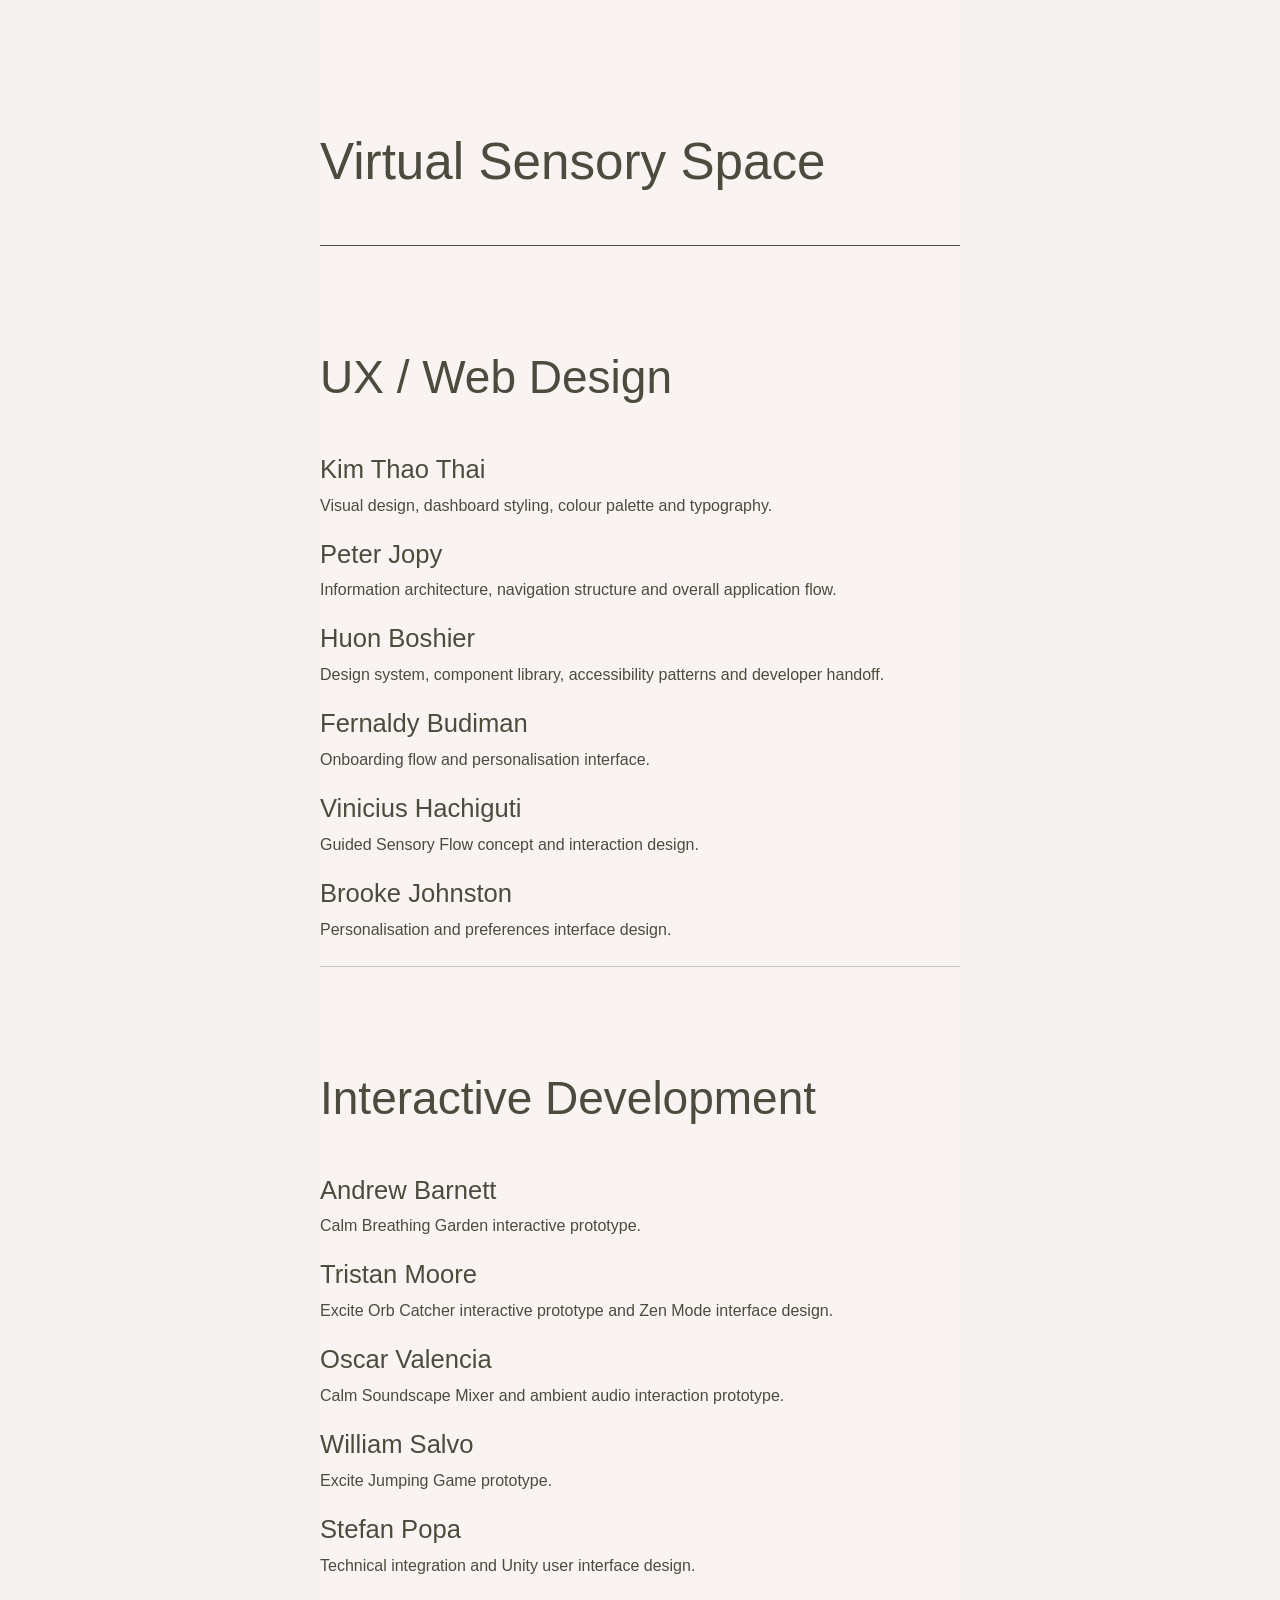
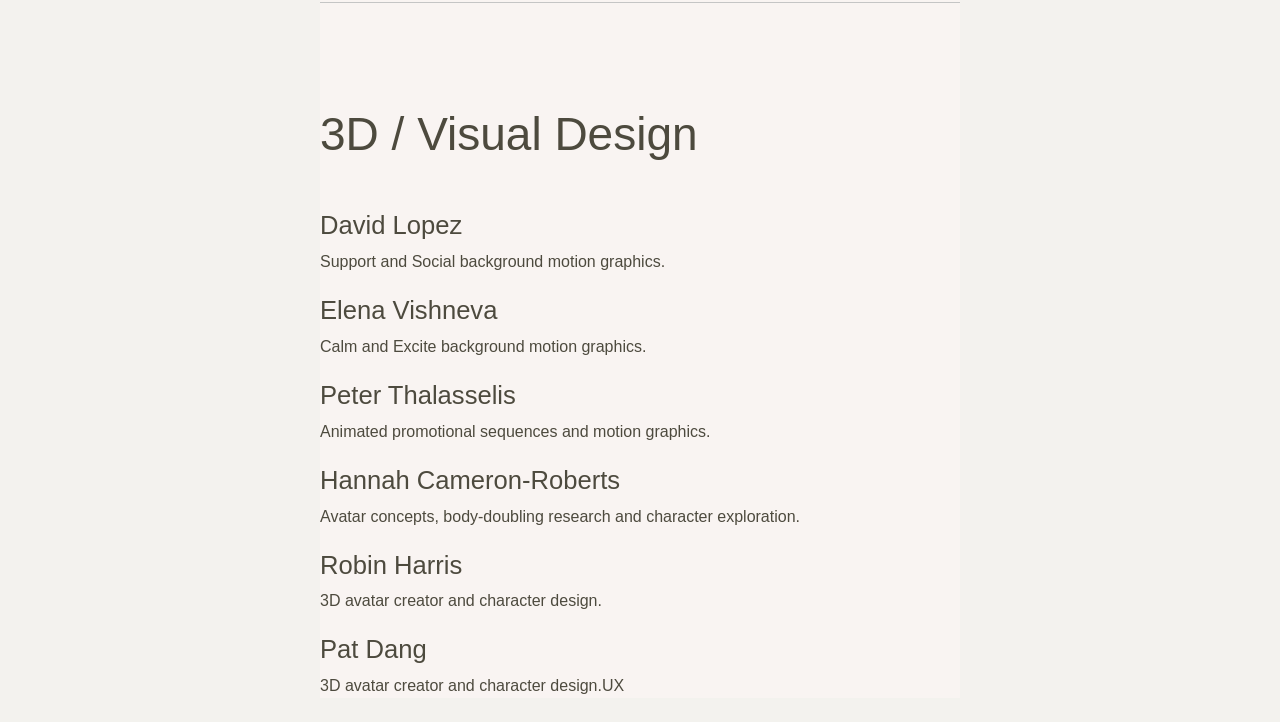
<file: WIL302B/VSS_2602_studentcredits.html>
<!doctype html>
<html>

    <head>
        <meta charset='UTF-8'>
        <meta name='viewport' content='width=device-width initial-scale=1'>
        <style type='text/css'>
            html {
                overflow-x: initial !important;
            }
        </style>
        <style type='text/css' id="style-base">
            :root {
                --bg-color: #ffffff;
                --text-color: #333333;
                --select-text-bg-color: #B5D6FC;
                --select-text-font-color: auto;
                --monospace: "Lucida Console", Consolas, "Courier", monospace;
                --title-bar-height: 20px;
            }

            .mac-os-11 {
                --title-bar-height: 28px;
            }

            html {
                font-size: 14px;
                background-color: var(--bg-color);
                color: var(--text-color);
                font-family: "Helvetica Neue", Helvetica, Arial, "Segoe UI Emoji", "SF Pro", sans-serif;
                -webkit-font-smoothing: antialiased;
            }

            h1,
            h2,
            h3,
            h4,
            h5 {
                white-space: pre-wrap;
            }

            body {
                margin: 0px;
                padding: 0px;
                height: auto;
                inset: 0px;
                font-size: 1rem;
                line-height: 1.428571;
                overflow-x: hidden;
                background: inherit;
            }

            iframe {
                margin: auto;
            }

            a.url {
                word-break: break-all;
            }

            a:active,
            a:hover {
                outline: 0px;
            }

            .in-text-selection,
            ::selection {
                text-shadow: none;
                background: var(--select-text-bg-color);
                color: var(--select-text-font-color);
            }

            #write {
                margin: 0px auto;
                height: auto;
                width: inherit;
                word-break: normal;
                overflow-wrap: break-word;
                position: relative;
                white-space: normal;
                overflow-x: visible;
                padding-top: 36px;
            }

            #write.first-line-indent p {
                text-indent: 2em;
            }

            #write.first-line-indent li p,
            #write.first-line-indent p *,
            #write.first-line-indent svg * {
                text-indent: 0px;
            }

            #write.first-line-indent li {
                margin-left: 2em;
            }

            .for-image #write {
                padding-left: 8px;
                padding-right: 8px;
            }

            body.typora-export {
                padding-left: 30px;
                padding-right: 30px;
            }

            .typora-export .footnote-line,
            .typora-export li,
            .typora-export p {
                white-space: pre-wrap;
            }

            .typora-export .task-list-item input {
                pointer-events: none;
            }

            @media screen and (max-width: 500px) {
                body.typora-export {
                    padding-left: 0px;
                    padding-right: 0px;
                }

                #write {
                    padding-left: 20px;
                    padding-right: 20px;
                }
            }

            #write li>figure:last-child {
                margin-bottom: 0.5rem;
            }

            #write ol,
            #write ul {
                position: relative;
            }

            img {
                max-width: 100%;
                vertical-align: middle;
                image-orientation: from-image;
            }

            img:not([height]) {
                height: auto;
            }

            button,
            input,
            select,
            textarea {
                color: inherit;
                font-style: inherit;
                font-variant-caps: inherit;
                font-weight: inherit;
                font-width: inherit;
                font-size: inherit;
                line-height: inherit;
                font-family: inherit;
                font-size-adjust: inherit;
                font-kerning: inherit;
                font-variant-alternates: inherit;
                font-variant-ligatures: inherit;
                font-variant-numeric: inherit;
                font-variant-east-asian: inherit;
                font-variant-position: inherit;
                font-variant-emoji: inherit;
                font-feature-settings: inherit;
                font-optical-sizing: inherit;
                font-variation-settings: inherit;
            }

            input[type="checkbox"],
            input[type="radio"] {
                line-height: normal;
                padding: 0px;
            }

            *,
            ::after,
            ::before {
                box-sizing: border-box;
            }

            svg sub,
            svg sup {
                position: static;
            }

            .nodeLabel p {
                padding-right: 2px;
                padding-left: 2px;
            }

            .typora-export .nodeLabel p {
                padding-right: 0px;
                padding-left: 0px;
            }

            foreignObject {
                overflow: visible;
            }

            p {
                line-height: inherit;
            }

            h1,
            h2,
            h3,
            h4,
            h5,
            h6 {
                break-after: avoid-page;
                break-inside: avoid;
                orphans: 4;
            }

            p {
                orphans: 4;
            }

            li p {
                orphans: 1;
            }

            h1 {
                font-size: 2rem;
            }

            h2 {
                font-size: 1.8rem;
            }

            h3 {
                font-size: 1.6rem;
            }

            h4 {
                font-size: 1.4rem;
            }

            h5 {
                font-size: 1.2rem;
            }

            h6 {
                font-size: 1rem;
            }

            .md-math-block,
            .md-rawblock,
            h1,
            h2,
            h3,
            h4,
            h5,
            h6,
            p {
                margin-top: 1rem;
                margin-bottom: 1rem;
            }

            .hidden {
                display: none;
            }

            .md-blockmeta {
                color: rgb(204, 204, 204);
                font-weight: 700;
                font-style: italic;
            }

            a {
                cursor: pointer;
            }

            sup.md-footnote {
                padding: 2px 4px;
                background-color: rgba(238, 238, 238, 0.7);
                color: rgb(85, 85, 85);
                border-radius: 4px;
                cursor: pointer;
            }

            sup.md-footnote a,
            sup.md-footnote a:hover {
                color: inherit;
                text-transform: inherit;
                text-decoration: inherit;
            }

            #write input[type="checkbox"] {
                cursor: pointer;
                width: inherit;
                height: inherit;
            }

            figure {
                overflow-x: auto;
                margin: 1.2em 0px;
                max-width: calc(100% + 16px);
                padding: 0px;
            }

            figure>table {
                margin: 0px;
            }

            thead,
            tr {
                break-inside: avoid;
                break-after: auto;
            }

            thead {
                display: table-header-group;
            }

            table {
                border-collapse: collapse;
                border-spacing: 0px;
                width: 100%;
                overflow: auto;
                break-inside: auto;
                text-align: left;
            }

            table.md-table td {
                min-width: 32px;
            }

            .CodeMirror-gutters {
                border-right: 0px;
                background-color: inherit;
            }

            .CodeMirror-linenumber {
                -webkit-user-select: none;
            }

            .CodeMirror {
                text-align: left;
            }

            .CodeMirror-placeholder {
                opacity: 0.3;
            }

            .CodeMirror pre {
                padding: 0px 4px;
            }

            .CodeMirror-lines {
                padding: 0px;
            }

            div.hr:focus {
                cursor: none;
            }

            #write pre {
                white-space: pre-wrap;
            }

            #write.fences-no-line-wrapping pre {
                white-space: pre;
            }

            #write pre.ty-contain-cm {
                white-space: normal;
            }

            .CodeMirror-gutters {
                margin-right: 4px;
            }

            .md-fences {
                font-size: 0.9rem;
                position: relative;
                display: block;
                break-inside: avoid;
                text-align: left;
                overflow: visible;
                white-space: pre;
                background: inherit;
            }

            .md-fences-adv-panel {
                width: 100%;
                margin-top: 10px;
                text-align: center;
                padding-top: 0px;
                padding-bottom: 8px;
                overflow-x: auto;
            }

            #write .md-fences.mock-cm {
                white-space: pre-wrap;
            }

            .md-fences.md-fences-with-lineno {
                padding-left: 0px;
            }

            #write.fences-no-line-wrapping .md-fences.mock-cm {
                white-space: pre;
                overflow-x: auto;
            }

            .md-fences.mock-cm.md-fences-with-lineno {
                padding-left: 8px;
            }

            .CodeMirror-line,
            twitterwidget {
                break-inside: avoid;
            }

            svg {
                break-inside: avoid;
            }

            .footnotes {
                opacity: 0.8;
                font-size: 0.9rem;
                margin-top: 1em;
                margin-bottom: 1em;
            }

            .footnotes+.footnotes {
                margin-top: 0px;
            }

            .md-reset {
                margin: 0px;
                padding: 0px;
                border: 0px;
                outline: 0px;
                vertical-align: top;
                background: 0px 0px;
                text-decoration: none;
                text-shadow: none;
                float: none;
                position: static;
                width: auto;
                height: auto;
                white-space: nowrap;
                cursor: inherit;
                line-height: normal;
                font-weight: 400;
                text-align: left;
                box-sizing: content-box;
                direction: ltr;
            }

            li div {
                padding-top: 0px;
            }

            blockquote {
                margin: 1rem 0px;
            }

            li .mathjax-block,
            li p {
                margin: 0.5rem 0px;
            }

            li blockquote {
                margin: 1rem 0px;
            }

            li {
                margin: 0px;
                position: relative;
            }

            blockquote> :last-child {
                margin-bottom: 0px;
            }

            blockquote> :first-child,
            li> :first-child {
                margin-top: 0px;
            }

            .footnotes-area {
                color: rgb(136, 136, 136);
                margin-top: 0.714rem;
                padding-bottom: 0.143rem;
                white-space: normal;
            }

            #write .footnote-line {
                white-space: pre-wrap;
            }

            @media print {

                body,
                html {
                    border: 1px solid transparent;
                    height: 99%;
                    break-after: avoid;
                    break-before: avoid;
                    font-variant-ligatures: no-common-ligatures;
                }

                #write {
                    margin-top: 0px;
                    border-color: transparent !important;
                    padding-top: 0px !important;
                    padding-bottom: 0px !important;
                }

                .typora-export * {
                    print-color-adjust: exact;
                }

                .typora-export #write {
                    break-after: avoid;
                }

                .typora-export #write::after {
                    height: 0px;
                }

                .is-mac table {
                    break-inside: avoid;
                }

                #write>p:nth-child(1) {
                    margin-top: 0px;
                }

                .typora-export-show-outline .typora-export-sidebar {
                    display: none;
                }

                figure {
                    overflow-x: visible;
                }
            }

            .footnote-line {
                margin-top: 0.714em;
                font-size: 0.7em;
            }

            a img,
            img a {
                cursor: pointer;
            }

            pre.md-meta-block {
                font-size: 0.8rem;
                min-height: 0.8rem;
                white-space: pre-wrap;
                background: rgb(204, 204, 204);
                display: block;
                overflow-x: hidden;
            }

            p>.md-image:only-child:not(.md-img-error) img,
            p>img:only-child {
                display: block;
                margin: auto;
            }

            #write.first-line-indent p>.md-image:only-child:not(.md-img-error) img {
                left: -2em;
                position: relative;
            }

            p>.md-image:only-child {
                display: inline-block;
                width: 100%;
            }

            #write .MathJax_Display {
                margin: 0.8em 0px 0px;
            }

            .md-math-block {
                width: 100%;
            }

            .md-math-block:not(:empty)::after {
                display: none;
            }

            .MathJax_ref {
                fill: currentcolor;
            }

            [contenteditable="true"]:active,
            [contenteditable="true"]:focus,
            [contenteditable="false"]:active,
            [contenteditable="false"]:focus {
                outline: 0px;
                box-shadow: none;
            }

            .md-task-list-item {
                position: relative;
                list-style-type: none;
            }

            .task-list-item.md-task-list-item {
                padding-left: 0px;
            }

            .md-task-list-item>input {
                position: absolute;
                top: 0px;
                left: 0px;
                margin-left: -1.2em;
                margin-top: calc(1em - 10px);
                border: medium;
            }

            .math {
                font-size: 1rem;
            }

            .md-toc {
                min-height: 3.58rem;
                position: relative;
                font-size: 0.9rem;
                border-radius: 10px;
            }

            .md-toc-content {
                position: relative;
                margin-left: 0px;
            }

            .md-toc-content::after,
            .md-toc::after {
                display: none;
            }

            .md-toc-item {
                display: block;
                color: rgb(65, 131, 196);
            }

            .md-toc-item a {
                text-decoration: none;
            }

            .md-toc-inner:hover {
                text-decoration: underline;
            }

            .md-toc-inner {
                display: inline-block;
                cursor: pointer;
            }

            .md-toc-h1 .md-toc-inner {
                margin-left: 0px;
                font-weight: 700;
            }

            .md-toc-h2 .md-toc-inner {
                margin-left: 2em;
            }

            .md-toc-h3 .md-toc-inner {
                margin-left: 4em;
            }

            .md-toc-h4 .md-toc-inner {
                margin-left: 6em;
            }

            .md-toc-h5 .md-toc-inner {
                margin-left: 8em;
            }

            .md-toc-h6 .md-toc-inner {
                margin-left: 10em;
            }

            @media screen and (max-width: 48em) {
                .md-toc-h3 .md-toc-inner {
                    margin-left: 3.5em;
                }

                .md-toc-h4 .md-toc-inner {
                    margin-left: 5em;
                }

                .md-toc-h5 .md-toc-inner {
                    margin-left: 6.5em;
                }

                .md-toc-h6 .md-toc-inner {
                    margin-left: 8em;
                }
            }

            a.md-toc-inner {
                font-size: inherit;
                font-style: inherit;
                font-weight: inherit;
                line-height: inherit;
            }

            .footnote-line a:not(.reversefootnote) {
                color: inherit;
            }

            .reversefootnote {
                font-family: ui-monospace, sans-serif;
            }

            .md-attr {
                display: none;
            }

            .md-fn-count::after {
                content: ".";
            }

            code,
            pre,
            samp,
            tt {
                font-family: var(--monospace);
            }

            kbd {
                margin: 0px 0.1em;
                padding: 0.1em 0.6em;
                font-size: 0.8em;
                color: rgb(36, 39, 41);
                background: rgb(255, 255, 255);
                border: 1px solid rgb(173, 179, 185);
                border-radius: 3px;
                box-shadow: rgba(12, 13, 14, 0.2) 0px 1px 0px, rgb(255, 255, 255) 0px 0px 0px 2px inset;
                white-space: nowrap;
                vertical-align: middle;
            }

            .md-comment {
                color: rgb(162, 127, 3);
                opacity: 0.6;
                font-family: var(--monospace);
            }

            code {
                text-align: left;
                vertical-align: initial;
            }

            a.md-print-anchor {
                white-space: pre !important;
                border-width: medium !important;
                border-style: none !important;
                border-color: currentcolor !important;
                display: inline-block !important;
                position: absolute !important;
                width: 1px !important;
                right: 0px !important;
                outline: 0px !important;
                background: 0px 0px !important;
                text-decoration: initial !important;
                text-shadow: initial !important;
            }

            .os-windows.monocolor-emoji .md-emoji {
                font-family: "Segoe UI Symbol", sans-serif;
            }

            .md-diagram-panel>svg {
                max-width: 100%;
            }

            [lang="flow"] svg,
            [lang="mermaid"] svg {
                max-width: 100%;
                height: auto;
            }

            [lang="mermaid"] .node text {
                font-size: 1rem;
            }

            table tr th {
                border-bottom: 0px;
            }

            video {
                max-width: 100%;
                display: block;
                margin: 0px auto;
            }

            iframe {
                max-width: 100%;
                width: 100%;
                border: medium;
            }

            .highlight td,
            .highlight tr {
                border: 0px;
            }

            mark {
                background: rgb(255, 255, 0);
                color: rgb(0, 0, 0);
            }

            .md-html-inline .md-plain,
            .md-html-inline strong,
            mark .md-inline-math,
            mark strong {
                color: inherit;
            }

            .md-expand mark .md-meta {
                opacity: 0.3 !important;
            }

            mark .md-meta {
                color: rgb(0, 0, 0);
            }

            @media print {

                .typora-export h1,
                .typora-export h2,
                .typora-export h3,
                .typora-export h4,
                .typora-export h5,
                .typora-export h6 {
                    break-inside: avoid;
                }
            }

            .md-diagram-panel .messageText {
                stroke: none !important;
            }

            .md-diagram-panel .start-state {
                fill: var(--node-fill);
            }

            .md-diagram-panel .edgeLabel rect {
                opacity: 1 !important;
            }

            .md-fences.md-fences-math {
                font-size: 1em;
            }

            .md-fences-advanced:not(.md-focus) {
                padding: 0px;
                white-space: nowrap;
                border: 0px;
            }

            .md-fences-advanced:not(.md-focus) {
                background: inherit;
            }

            .mermaid-svg {
                margin: auto;
            }

            .typora-export-show-outline .typora-export-content {
                max-width: 1440px;
                margin: auto;
                display: flex;
                flex-direction: row;
            }

            .typora-export-sidebar {
                width: 300px;
                font-size: 0.8rem;
                margin-top: 80px;
                margin-right: 18px;
            }

            .typora-export-show-outline #write {
                --webkit-flex: 2;
                flex: 2 1 0%;
            }

            .typora-export-sidebar .outline-content {
                position: fixed;
                top: 0px;
                max-height: 100%;
                overflow: hidden auto;
                padding-bottom: 30px;
                padding-top: 60px;
                width: 300px;
            }

            @media screen and (max-width: 1024px) {

                .typora-export-sidebar,
                .typora-export-sidebar .outline-content {
                    width: 240px;
                }
            }

            @media screen and (max-width: 800px) {
                .typora-export-sidebar {
                    display: none;
                }
            }

            .outline-content li,
            .outline-content ul {
                margin-left: 0px;
                margin-right: 0px;
                padding-left: 0px;
                padding-right: 0px;
                list-style: none;
                overflow-wrap: anywhere;
            }

            .outline-content ul {
                margin-top: 0px;
                margin-bottom: 0px;
            }

            .outline-content strong {
                font-weight: 400;
            }

            .outline-expander {
                width: 1rem;
                height: 1.428571rem;
                position: relative;
                display: table-cell;
                vertical-align: middle;
                cursor: pointer;
                padding-left: 4px;
            }

            .outline-expander::before {
                content: "";
                position: relative;
                font-family: Ionicons;
                display: inline-block;
                font-size: 8px;
                vertical-align: middle;
            }

            .outline-item {
                padding-top: 3px;
                padding-bottom: 3px;
                cursor: pointer;
            }

            .outline-expander:hover::before {
                content: "";
            }

            .outline-h1>.outline-item {
                padding-left: 0px;
            }

            .outline-h2>.outline-item {
                padding-left: 1em;
            }

            .outline-h3>.outline-item {
                padding-left: 2em;
            }

            .outline-h4>.outline-item {
                padding-left: 3em;
            }

            .outline-h5>.outline-item {
                padding-left: 4em;
            }

            .outline-h6>.outline-item {
                padding-left: 5em;
            }

            .outline-label {
                cursor: pointer;
                display: table-cell;
                vertical-align: middle;
                text-decoration: none;
                color: inherit;
            }

            .outline-label:hover {
                text-decoration: underline;
            }

            .outline-item:hover {
                border-color: rgb(245, 245, 245);
                background-color: var(--item-hover-bg-color);
            }

            .outline-item:hover {
                margin-left: -28px;
                margin-right: -28px;
                border-left: 28px solid transparent;
                border-right: 28px solid transparent;
            }

            .outline-item-single .outline-expander::before,
            .outline-item-single .outline-expander:hover::before {
                display: none;
            }

            .outline-item-open>.outline-item>.outline-expander::before {
                content: "";
            }

            .outline-children {
                display: none;
            }

            .info-panel-tab-wrapper {
                display: none;
            }

            .outline-item-open>.outline-children {
                display: block;
            }

            .typora-export .outline-item {
                padding-top: 1px;
                padding-bottom: 1px;
            }

            .typora-export .outline-item:hover {
                margin-right: -8px;
                border-right: 8px solid transparent;
            }

            .typora-export .outline-expander::before {
                content: "+";
                font-family: inherit;
                top: -1px;
            }

            .typora-export .outline-expander:hover::before,
            .typora-export .outline-item-open>.outline-item>.outline-expander::before {
                content: "−";
            }

            .typora-export-collapse-outline .outline-children {
                display: none;
            }

            .typora-export-collapse-outline .outline-item-open>.outline-children,
            .typora-export-no-collapse-outline .outline-children {
                display: block;
            }

            .typora-export-no-collapse-outline .outline-expander::before {
                content: "" !important;
            }

            .typora-export-show-outline .outline-item-active>.outline-item .outline-label {
                font-weight: 700;
            }

            .md-inline-math-container mjx-container {
                zoom: 0.95;
            }

            mjx-container {
                break-inside: avoid;
            }

            .md-alert.md-alert-note {
                border-left-color: rgb(9, 105, 218);
            }

            .md-alert.md-alert-important {
                border-left-color: rgb(130, 80, 223);
            }

            .md-alert.md-alert-warning {
                border-left-color: rgb(154, 103, 0);
            }

            .md-alert.md-alert-tip {
                border-left-color: rgb(31, 136, 61);
            }

            .md-alert.md-alert-caution {
                border-left-color: rgb(207, 34, 46);
            }

            .md-alert {
                padding: 0px 1em;
                margin-bottom: 16px;
                color: inherit;
                border-left: 0.25em solid rgb(0, 0, 0);
            }

            .md-alert-text-note {
                color: rgb(9, 105, 218);
            }

            .md-alert-text-important {
                color: rgb(130, 80, 223);
            }

            .md-alert-text-warning {
                color: rgb(154, 103, 0);
            }

            .md-alert-text-tip {
                color: rgb(31, 136, 61);
            }

            .md-alert-text-caution {
                color: rgb(207, 34, 46);
            }

            .md-alert-text {
                font-size: 0.9rem;
                font-weight: 700;
            }

            .md-alert-text svg {
                fill: currentcolor;
                position: relative;
                top: 0.125em;
                margin-right: 1ch;
                overflow: visible;
            }

            .md-alert-text-container::after {
                content: attr(data-text);
                text-transform: capitalize;
                pointer-events: none;
                margin-right: 1ch;
            }
        </style>
        <link rel='stylesheet' href='https://fonts.googleapis.com/css?family=PT+Serif:400,400italic,700,700italic&amp;subset=latin,cyrillic-ext,cyrillic,latin-ext' type='text/css' />
        <style type='text/css' id="style-theme_css">
            /* meyer reset -- http://meyerweb.com/eric/tools/css/reset/ , v2.0 | 20110126 | License: none (public domain) */

            @include-when-export url(https://fonts.googleapis.com/css?family=PT+Serif:400,400italic,700,700italic&subset=latin,cyrillic-ext,cyrillic,latin-ext);

            /* =========== */

            /* pt-serif-regular - latin */
            /* pt-serif-italic - latin */
            /* pt-serif-700 - latin */
            /* pt-serif-700italic - latin */
            :root {
                --active-file-bg-color: #dadada;
                --active-file-bg-color: rgba(32, 43, 51, 0.63);
                --active-file-text-color: white;
                --bg-color: #f3f2ee;
                --text-color: #1f0909;
                --control-text-color: #444;
                --rawblock-edit-panel-bd: #e5e5e5;

                --select-text-bg-color: rgba(32, 43, 51, 0.63);
                --select-text-font-color: white;
            }

            pre {
                --select-text-bg-color: #36284e;
                --select-text-font-color: #fff;
            }

            html {
                font-size: 16px;
                -webkit-font-smoothing: antialiased;
            }

            html,
            body {
                background-color: #f3f2ee;
                font-family: "PT Serif", 'Times New Roman', 'SF Pro', Times, serif;
                color: #1f0909;
                line-height: 1.5em;
            }

            /*#write {
	overflow-x: auto;
    max-width: initial;
	padding-left: calc(50% - 17em);
    padding-right: calc(50% - 17em);
}

@media (max-width: 36em) {
 	#write {
 		padding-left: 1em;
    	padding-right: 1em;
 	}
}*/

            #write {
                max-width: 40em;
            }

            @media only screen and (min-width: 1400px) {
                #write {
                    max-width: 914px;
                }
            }

            ol li {
                list-style-type: decimal;
                list-style-position: outside;
            }

            ul li {
                list-style-type: disc;
                list-style-position: outside;
            }

            ol,
            ul {
                list-style: none;
            }

            blockquote,
            q {
                quotes: none;
            }

            blockquote:before,
            blockquote:after,
            q:before,
            q:after {
                content: '';
                content: none;
            }

            table {
                border-collapse: collapse;
                border-spacing: 0;
            }

            /* styles */

            /* ====== */

            /* headings */

            h1,
            h2,
            h3,
            h4,
            h5,
            h6 {
                font-weight: bold;
            }

            h1 {
                font-size: 1.875em;
                /*30 / 16*/
                line-height: 1.6em;
                /* 48 / 30*/
                margin-top: 2em;
            }

            h2,
            h3 {
                font-size: 1.3125em;
                /*21 / 16*/
                line-height: 1.15;
                /*24 / 21*/
                margin-top: 2.285714em;
                /*48 / 21*/
                margin-bottom: 1.15em;
                /*24 / 21*/
            }

            h3 {
                font-weight: normal;
            }

            h4 {
                font-size: 1.125em;
                /*18 / 16*/
                margin-top: 2.67em;
                /*48 / 18*/
            }

            h5,
            h6 {
                font-size: 1em;
                /*16*/
            }

            h1 {
                border-bottom: 1px solid;
                margin-bottom: 1.875em;
                padding-bottom: 0.8125em;
            }

            /* links */

            a {
                text-decoration: none;
                color: #065588;
            }

            a:hover,
            a:active {
                text-decoration: underline;
            }

            /* block spacing */

            p,
            blockquote,
            .md-fences {
                margin-bottom: 1.5em;
            }

            h1,
            h2,
            h3,
            h4,
            h5,
            h6 {
                margin-bottom: 1.5em;
            }

            /* blockquote */

            blockquote {
                font-style: italic;
                border-left: 5px solid;
                margin-left: 2em;
                padding-left: 1em;
            }

            /* lists */

            ul,
            ol {
                margin: 0 0 1.5em 1.5em;
            }

            /* tables */
            .md-meta,
            .md-before,
            .md-after {
                color: #999;
            }

            table {
                margin-bottom: 1.5em;
                /*24 / 16*/
                font-size: 1em;
                /* width: 100%; */
            }

            thead th,
            tfoot th {
                padding: .25em .25em .25em .4em;
                text-transform: uppercase;
            }

            th {
                text-align: left;
            }

            td {
                vertical-align: top;
                padding: .25em .25em .25em .4em;
            }

            code,
            .md-fences {
                background-color: #dadada;
            }

            code {
                padding-left: 2px;
                padding-right: 2px;
            }

            .md-fences {
                margin-left: 2em;
                margin-bottom: 3em;
                padding-left: 1ch;
                padding-right: 1ch;
            }

            pre,
            code,
            tt {
                font-size: .875em;
                line-height: 1.714285em;
            }

            /* some fixes */

            h1 {
                line-height: 1.3em;
                font-weight: normal;
                margin-bottom: 0.5em;
            }

            p+ul,
            p+ol {
                margin-top: .5em;
            }

            h3+ul,
            h4+ul,
            h5+ul,
            h6+ul,
            h3+ol,
            h4+ol,
            h5+ol,
            h6+ol {
                margin-top: .5em;
            }

            li>ul,
            li>ol {
                margin-top: inherit;
                margin-bottom: 0;
            }

            li ol>li {
                list-style-type: lower-alpha;
            }

            li li ol>li {
                list-style-type: lower-roman;
            }

            h2,
            h3 {
                margin-bottom: .75em;
            }

            hr {
                border-top: none;
                border-right: none;
                border-bottom: 1px solid;
                border-left: none;
            }

            h1 {
                border-color: #c5c5c5;
            }

            blockquote {
                border-color: #bababa;
                color: #656565;
            }

            blockquote ul,
            blockquote ol {
                margin-left: 0;
            }

            .ty-table-edit {
                background-color: transparent;
            }

            thead {
                background-color: #dadada;
            }

            tr:nth-child(even) {
                background: #e8e7e7;
            }

            hr {
                border-color: #c5c5c5;
            }

            .task-list {
                padding-left: 1rem;
            }

            .md-task-list-item {
                padding-left: 1.5rem;
                list-style-type: none;
            }

            .md-task-list-item>input:before {
                content: '\221A';
                display: inline-block;
                width: 1.25rem;
                height: 1.6rem;
                vertical-align: middle;
                text-align: center;
                color: #ddd;
                background-color: #F3F2EE;
            }

            .md-task-list-item>input:checked:before,
            .md-task-list-item>input[checked]:before {
                color: inherit;
            }

            #write pre.md-meta-block {
                min-height: 1.875rem;
                color: #555;
                border: 0px;
                background: transparent;
                margin-top: -4px;
                margin-left: 1em;
                margin-top: 1em;
            }

            .md-image>.md-meta {
                color: #9B5146;
            }

            .md-image>.md-meta {
                font-family: Menlo, 'Ubuntu Mono', Consolas, 'Courier New', 'Microsoft Yahei', 'Hiragino Sans GB', 'WenQuanYi Micro Hei', serif;
            }


            #write>h3.md-focus:before {
                left: -1.5rem;
                color: #999;
                border-color: #999;
            }

            #write>h4.md-focus:before {
                left: -1.5rem;
                top: .25rem;
                color: #999;
                border-color: #999;
            }

            #write>h5.md-focus:before {
                left: -1.5rem;
                top: .0.3125rem;
                color: #999;
                border-color: #999;
            }

            #write>h6.md-focus:before {
                left: -1.5rem;
                top: 0.3125rem;
                color: #999;
                border-color: #999;
            }

            .md-toc:focus .md-toc-content {
                margin-top: 19px;
            }

            .md-toc-content:empty:before {
                color: #065588;
            }

            .md-toc-item {
                color: #065588;
            }

            #write div.md-toc-tooltip {
                background-color: #f3f2ee;
            }

            #typora-sidebar {
                background-color: #f3f2ee;
                -webkit-box-shadow: 0 6px 12px rgba(0, 0, 0, 0.375);
                box-shadow: 0 6px 12px rgba(0, 0, 0, 0.375);
            }

            .pin-outline #typora-sidebar {
                background: inherit;
                box-shadow: none;
                border-right: 1px dashed;
            }

            .pin-outline #typora-sidebar:hover .outline-title-wrapper {
                border-left: 1px dashed;
            }

            .outline-item:hover {
                background-color: #dadada;
                border-left: 28px solid #dadada;
                border-right: 18px solid #dadada;
            }

            .typora-node .outline-item:hover {
                border-right: 28px solid #dadada;
            }

            .outline-expander:before {
                content: "\f0da";
                font-family: FontAwesome;
                font-size: 14px;
                top: 1px;
            }

            .outline-expander:hover:before,
            .outline-item-open>.outline-item>.outline-expander:before {
                content: "\f0d7";
            }

            .modal-content {
                background-color: #f3f2ee;
            }

            .auto-suggest-container ul li {
                list-style-type: none;
            }

            /** UI for electron */

            .megamenu-menu,
            #top-titlebar,
            #top-titlebar *,
            .megamenu-content {
                background: #f3f2ee;
                color: #1f0909;
            }

            .megamenu-menu-header {
                border-bottom: 1px dashed #202B33;
            }

            .megamenu-menu {
                box-shadow: none;
                border-right: 1px dashed;
            }

            header,
            .context-menu,
            .megamenu-content,
            footer {
                font-family: "PT Serif", 'Times New Roman', Times, serif;
                color: #1f0909;
            }

            #megamenu-back-btn {
                color: #1f0909;
                border-color: #1f0909;
            }

            .megamenu-menu-header #megamenu-menu-header-title:before {
                color: #1f0909;
            }

            .megamenu-menu-list li a:hover,
            .megamenu-menu-list li a.active {
                color: inherit;
                background-color: #e8e7df;
            }

            .long-btn:hover {
                background-color: #e8e7df;
            }

            #recent-file-panel tbody tr:nth-child(2n-1) {
                background-color: transparent !important;
            }

            .megamenu-menu-panel tbody tr:hover td:nth-child(2) {
                color: inherit;
            }

            .megamenu-menu-panel .btn {
                background-color: #D2D1D1;
            }

            .btn-default {
                background-color: transparent;
            }

            .typora-sourceview-on #toggle-sourceview-btn,
            .ty-show-word-count #footer-word-count {
                background: #c7c5c5;
            }

            #typora-quick-open {
                background-color: inherit;
            }

            .md-diagram-panel {
                margin-top: 8px;
            }

            .file-list-item-file-name {
                font-weight: initial;
            }

            .file-list-item-summary {
                opacity: 1;
            }

            .file-list-item {
                color: #777;
            }

            .file-list-item.active {
                background-color: inherit;
                color: black;
            }

            .ty-side-sort-btn.active {
                background-color: inherit;
            }

            .file-list-item.active .file-list-item-file-name {
                font-weight: bold;
            }

            .file-list-item {
                opacity: 1 !important;
            }

            .file-library-node.active>.file-node-background {
                background-color: rgba(32, 43, 51, 0.63);
                background-color: var(--active-file-bg-color);
            }

            .file-tree-node.active>.file-node-content {
                color: white;
                color: var(--active-file-text-color);
            }

            .md-task-list-item>input {
                margin-left: -1.7em;
                margin-top: calc(1rem - 12px);
                -webkit-appearance: button;
            }

            input {
                border: 1px solid #aaa;
            }

            .megamenu-menu-header #megamenu-menu-header-title,
            .megamenu-menu-header:hover,
            .megamenu-menu-header:focus {
                color: inherit;
            }

            .dropdown-menu .divider {
                border-color: #e5e5e5;
                opacity: 1;
            }

            /* https://github.com/typora/typora-issues/issues/2046 */
            .os-windows-7 strong,
            .os-windows-7 strong {
                font-weight: 760;
            }

            .ty-preferences .btn-default {
                background: transparent;
            }

            .ty-preferences .window-header {
                border-bottom: 1px dashed #202B33;
                box-shadow: none;
            }

            #sidebar-loading-template,
            #sidebar-loading-template.file-list-item {
                color: #777;
            }

            .searchpanel-search-option-btn.active {
                background: #777;
                color: white;
            }

            .export-detail,
            .light .export-detail,
            .light .export-item.active,
            .light .export-items-list-control {
                background: #e0e0e0;
                border-radius: 2px;
                font-weight: 700;
                color: inherit
            }
        </style>
        <style type='text/css' id="style-theme_user_css">
            /* 
:root {
	--active-file-bg-color: #dadada;
	--active-file-bg-color: rgba(32, 43, 51, 0.63);
	--active-file-text-color: white;
	--bg-color: #f3f2ee;
	--text-color: #1f0909;
	--control-text-color: #444;
	--rawblock-edit-panel-bd: #e5e5e5;

	--select-text-bg-color: rgba(32, 43, 51, 0.63);
    --select-text-font-color: white;
}
pre {
	--select-text-bg-color: #36284e;
	--select-text-font-color: #fff;
}
    

html {
	font-size: 16px;
	-webkit-font-smoothing: antialiased;
}

p {
    margin-bottom: 1.5em;
}
    
*/








            /* MD ==highlight==  */


            #write mark {
                background-color: transparent !important;
                color: rgb(235, 25, 144) !important;
                font-weight: normal !important;
            }



            /* <em>  */
            #write em {
                background-color: transparent !important;
                color: rgb(235, 25, 144) !important;
                font-weight: normal !important;
            }




            html,
            body {
                font-family: "Helvetica Neue", Helvetica, Arial, sans-serif;
                font-weight: 300;
                color: rgb(77, 74, 62);
                line-height: 1.5em;
            }

            #write {
                background-color: #F9F4F2;
            }



            h1 {
                font-size: 3.2em;
                font-weight: 300;
                line-height: 1.6em;

                margin-top: 1.2em;
                margin-bottom: 1em;

                border-bottom: 1px solid;
                padding-bottom: 0.8125em;
            }


            h2 {
                font-size: 2.875em;
                font-weight: 300;
                line-height: 1.15;

                margin-top: 2.285714em;
                margin-bottom: 1.15em;
            }


            h3 {
                font-size: 2.2em;
                font-weight: 300;
                line-height: 1.15;

                margin-top: 0;
                margin-bottom: .5em;
            }

            h4 {
                font-size: 1.6em;
                font-weight: 300;

                margin-top: 0;
                margin-bottom: .5em;
            }

            h5 {
                font-size: 1em;
                font-weight: normal;

                margin-top: 0;
                margin-bottom: 0;
            }

            h6 {
                font-size: 1em;
                font-style: italic;
                margin-top: 0;
                margin-bottom: 0;
            }

            p {
                font-size: 1em;
                font-weight: 300;

                margin-top: 0;
                margin-bottom: 1.5em;

            }

            #write ul,
            #write ol {
                margin-left: 0;
                padding-left: 0;

            }

            /* 
use #write if style changes mess with UI elsewhere 
*/
        </style>
        <style type='text/css' id="style-lp">
            ol,
            ul {
                padding-left: 40px
            }
        </style>
        <style type='text/css' id="style-mac-print">
            @media print {
                @page {
                    margin: 0 0 0 0;
                }

                body.typora-export {
                    padding-left: 0;
                    padding-right: 0;
                }

                #write {
                    padding: 0;
                }
            }
        </style>

        <title>Virtual Sensory Space student credits</title>
    </head>

    <body class='typora-export'>
        <div class='typora-export-content'>
            <div id='write' class=''>
                <p>&nbsp;</p>
                <h1 id='virtual-sensory-space'><span>Virtual Sensory Space</span></h1>
                <h2 id='ux--web-design'><span>UX / Web Design</span></h2>
                <h4 id='kim-thao-thai'><span>Kim Thao Thai</span></h4>
                <p><span>Visual design, dashboard styling, colour palette and typography.</span></p>
                <h4 id='peter-jopy'><span>Peter Jopy</span></h4>
                <p><span>Information architecture, navigation structure and overall application flow.</span></p>
                <h4 id='huon-boshier'><span>Huon Boshier</span></h4>
                <p><span>Design system, component library, accessibility patterns and developer handoff.</span></p>
                <h4 id='fernaldy-budiman'><span>Fernaldy Budiman</span></h4>
                <p><span>Onboarding flow and personalisation interface.</span></p>
                <h4 id='vinicius-hachiguti'><span>Vinicius Hachiguti</span></h4>
                <p><span>Guided Sensory Flow concept and interaction design.</span></p>
                <h4 id='brooke-johnston'><span>Brooke Johnston</span></h4>
                <p><span>Personalisation and preferences interface design.</span></p>
                <hr />
                <h2 id='interactive-development'><span>Interactive Development</span></h2>
                <h4 id='andrew-barnett'><span>Andrew Barnett</span></h4>
                <p><span>Calm Breathing Garden interactive prototype.</span></p>
                <h4 id='tristan-moore'><span>Tristan Moore</span></h4>
                <p><span>Excite Orb Catcher interactive prototype and Zen Mode interface design.</span></p>
                <h4 id='oscar-valencia'><span>Oscar Valencia</span></h4>
                <p><span>Calm Soundscape Mixer and ambient audio interaction prototype.</span></p>
                <h4 id='william-salvo'><span>William Salvo</span></h4>
                <p><span>Excite Jumping Game prototype.</span></p>
                <h4 id='stefan-popa'><span>Stefan Popa</span></h4>
                <p><span>Technical integration and Unity user interface design.</span></p>
                <hr />
                <h2 id='3d--visual-design'><span>3D / Visual Design</span></h2>
                <h4 id='david-lopez'><span>David Lopez</span></h4>
                <p><span>Support and Social background motion graphics.</span></p>
                <h4 id='elena-vishneva'><span>Elena Vishneva</span></h4>
                <p><span>Calm and Excite background motion graphics.</span></p>
                <h4 id='peter-thalasselis'><span>Peter Thalasselis</span></h4>
                <p><span>Animated promotional sequences and motion graphics.</span></p>
                <h4 id='hannah-cameron-roberts'><span>Hannah Cameron-Roberts</span></h4>
                <p><span>Avatar concepts, body-doubling research and character exploration.</span></p>
                <h4 id='robin-harris'><span>Robin Harris</span></h4>
                <p><span>3D avatar creator and character design.</span></p>
                <h4 id='pat-dang'><span>Pat Dang</span></h4>
                <p><span>3D avatar creator and character design.UX</span></p>

            </div>
        </div>
    </body>

</html>
</file>
<file: main.css>
/*----------------------------------------------*/
/* Google Fonts */

/* 
font-family: 'Lobster', cursive;
font-family: 'Monoton', cursive;
font-family: 'Roboto', sans-serif;
font-family: 'Staatliches', cursive;
font-family: "Baloo 2", cursive;
*/

/*----------------------------------------------*/
/* global styles */

* {
   /*    border:1px solid orange;*/
   margin: 0px;
   padding: 0px;
   box-sizing: border-box;
}

body {
   background-image: url(images/fullpagebackground.jpg);
   background-size: cover;
   background-position: center;
   background-attachment: fixed;
}

.wrapper {
   max-width: 1280px;
   margin: auto;
}

/*----------------------------------------------*/
/* navigation section */

.navigation {
   display: flex;
   justify-content: center;
   background-color: #9f0864;
}

.navigation a {
   text-align: center;
   display: block;
   text-decoration: none;
   font-family: "Baloo 2", cursive;
   font-size: 20px;
   padding: 15px;
   background-color: #9f0864;
   color: white;
   transition: 1s;
}

.navigation a:hover {
   background-color: #40ecff;
   color: #ffd3d3;
}

.hamburger {
   display: none !important;
}

/*----------------------------------------------*/
/* hero section */

.hero {
   display: flex;
   flex-direction: column;
   align-items: center;
   justify-content: center;

   height: 700px;

   background-image: url(images/hero.jpg);
   background-size: cover;
   background-position: center;
}

.hero img {
   width: 100px;
}

.hero h1 {
   word-spacing: 30px;
   color: lightblue;

   font-family: "Monoton", cursive;
   font-weight: normal;

   font-size: 60px;
   text-shadow: 2px 2px 5px black;
}

.hero h2 {
   color: rgb(233, 48, 119);
   font-family: "Lobster", cursive;
   font-size: 40px;
}

.hero p {
   color: rgb(233, 48, 119);
   font-family: "Lobster", cursive;
   font-size: 30px;
   margin-bottom: 30px;
}

.hero a {
   color: white;
   font-family: helvetica;
   background-color: lightskyblue;
   padding: 20px;
   font-size: 30px;
   border: 5px solid white;
   box-shadow: 5px 5px 10px grey;
   text-decoration: none;
}

.hero a:hover {
   background-color: deeppink;
}


/*----------------------------------------------*/
/* Video section */

iframe {
   width: 100%;
   aspect-ratio: 16/9;
}


/*----------------------------------------------*/
/* lineup section */

.lineup {
   display: flex;
   justify-content: center;
   flex-wrap: wrap;

   background-color: orange;
   padding: 60px;

   background-image: url(images/lineupbackground.jpg);
   background-size: cover;
   background-position: center;

   background-attachment: fixed;
}


.lineup a {
   display: block;

   font-family: "Staatliches", cursive;
   color: #ab46d0;
   font-size: 30px;

   text-decoration: none;
   background-color: rgba(255, 255, 255, 0.51);
   margin: 10px;
   padding: 10px;

   transition: .5s;
}

.lineup a:hover {
   color: #ff0101;
   transform: scale(1.4) skew(10deg) rotate(10deg);
}


/*----------------------------------------------*/
/* content section */

.content {
   background-color: white;
   padding: 60px;
}

.content h1 {
   font-family: "Staatliches", cursive;
   font-size: 40px;
   font-weight: normal;
   text-align: center;
   padding-bottom: 30px;

   /* use an image as the background  */
   background-image: url(images/lineupbackground.jpg);
   background-clip: text;
   -webkit-background-clip: text;
   -webkit-text-fill-color: transparent;
}


.content h2 {
   font-family: "Staatliches", cursive;
   font-size: 20px;
   color: rgb(49, 212, 249);
   font-weight: normal;
   text-align: center;
   padding-bottom: 30px;
}

.content p {
   font-family: "Lobster", cursive;
   font-size: 50px;
   color: rgb(249, 49, 142);
   font-weight: normal;
   text-align: center;
   padding-bottom: 30px;
}

/*----------------------------------------------*/
/* info section */

.info {
   display: flex;
   flex-wrap: wrap;
}

.infobox {
   background-color: rgba(0, 252, 252, 0.83);
   width: 50%;
}

.infobox img {
   width: 100%;
   height: 100%;
   object-fit: cover;
}

.infobox h2 {
   font-family: "Monoton";
   font-size: 50px;
   font-weight: normal;
   color: white;
   text-align: center;
   padding: 20px;
}

.infobox h3 {
   font-family: "Staatliches", cursive;
   font-size: 20px;
   font-weight: normal;
   color: rgb(255, 35, 182);
   text-align: center;
   padding: 20px;
}

.infobox p {
   font-family: "Roboto";
   font-size: 20px;
   font-weight: normal;
   color: white;
   text-align: center;
   padding: 20px;
}

.infobox h6 {
   font-family: "Roboto";
   font-size: 16px;
   font-weight: normal;
   font-style: italic;
   color: white;
   text-align: center;
   padding: 20px;
}

.infobox a {
   color: rgb(255, 35, 182);
   text-decoration: none;
}

.infobox a:hover {
   color: rgb(177, 14, 123);
   text-decoration: underline;
}


/*----------------------------------------------*/
/* footer section */

.footer {
   display: flex;
   justify-content: space-between;
   padding: 40px;
   background-color: rgb(58, 120, 178);
}

.newsletter {
   width: 30%;
}

.newsletter h2 {
   font-family: "Staatliches", cursive;
   font-size: 20px;
   color: rgb(249, 49, 142);
   font-weight: normal;
}

.newsletter p {
   color: white;
   font-family: "Roboto", sans-serif;
   font-size: 14px;
}

.inputemail {
   font-family: "Roboto", sans-serif;
   font-size: 12px;
   padding: 10px;
   background-color: #e0e0e0;
   border: 1px solid grey;
   border-radius: 5px;
   margin-top: 10px;
   width: 70%;
}

.inputemail:focus {
   background-color: white;
   outline: none;
   border: 1px solid red;
}

.inputemail::placeholder {
   font-style: italic;
}

.sendemail {
   font-family: "Staatliches", cursive;
   padding: 10px;
   background-image: linear-gradient(rgb(180, 234, 244), rgb(109, 188, 202));
   border: 1px solid grey;
   border-radius: 5px;
   transition: 1s;
}

.sendemail:hover {
   color: white;
   background-image: linear-gradient(rgb(181, 244, 180), rgb(109, 202, 115));
}

.footerlinks a {
   display: block;
   padding: 10px;
   font-family: "Staatliches", cursive;
   font-size: 16px;
   color: white;
   text-decoration: none;
   transition: 0.5s;
}

.footerlinks a:hover {
   color: #ef0f6c;
}

.social img {
   filter: grayscale(100%) drop-shadow(0px 0px 0px black);
   padding: 5px;
   transition: .5s;
}

.social img:hover {
   filter: grayscale(0%) drop-shadow(5px 5px 4px black) saturate(10);
   transform: scale(1.2) rotate(40deg);
}

/*----------------------------------------------*/
/* artists page */
/*----------------------------------------------*/

.artisthero {
   height: 300px;
   background-image: url(images/artistbackground.jpg);
}

.artistcontent {
   display: flex;
   justify-content: space-evenly;
   flex-wrap: wrap;
   row-gap: 20px;
   padding-top: 30px;
   padding-bottom: 30px;
   backdrop-filter: blur(15px);
   background-color: rgba(255, 255, 255, 0.2);
}

.artistinfo {
   width: 30%;
   background-color: rgba(173, 216, 230, 0.58);
   border-radius: 20px;
   padding: 30px;
}

.pinkbg {
   background-color: rgba(255, 107, 153, 0.5);
}

.artistinfo img {
   width: 100%;
   border: 10px solid white;
   border-radius: 200px;
   box-shadow: 2px 2px 5px grey;

   filter: grayscale();
   transition: 0.5s;
}

.artistinfo:hover img {
   filter: none;
   transform: scale(1.1) rotate(10deg);
   box-shadow: 10px 10px 20px grey;
}

.artistdetails {
   text-align: center;
}

.artistdetails h2 {
   font-family: "Lobster";
   font-size: 40px;
   color: rgb(249, 49, 142);
}

.artistdetails p {
   font-family: "Roboto";
   padding-top: 30px;
}

/* ------------------------------------------------------ */
/* MEDIA QUERY CSS */
/* ------------------------------------------------------ */

@media screen and (max-width: 1280px) {

   /* body {
      border: 10px solid yellow;
   } */

   /*----------------------------------------------*/
   /* mobile navigation */

   .navigation {
      flex-direction: column;
      justify-content: flex-start;
      height: 90px;
      overflow: hidden;
      transition: 1s;
   }

   .active {
      height: 400px !important;
   }

   .hamburger {
      display: block !important;
      font-size: 40px !important;
   }

   /* ---------------------------------------- */
   /* Mobile Hero */

   .hero h1 {
      font-size: 7vw;
   }

   .hero h2 {
      font-size: 5vw;
   }

   /* ---------------------------------------- */
   /* Mobile lineup */

   .lineup {
      flex-direction: column;
   }

   .lineup a {
      text-align: center;
      font-size: 8vw;
      color: white;
   }

   /* ---------------------------------------- */
   /* Mobile content */

   .content h1 {
      font-size: 4vw;
   }

   .content h2 {
      font-size: 3vw;
   }

   /*----------------------------------------------*/
   /* mobile info */

   .info {
      flex-direction: column;
   }

   .infobox {
      width: 100%;
   }

   .tickets {
      order: -1;
   }

   .infobox img {
      height: 400px;
   }


   /*----------------------------------------------*/
   /* mobile footer */

   .footer {
      flex-direction: column;
      align-items: center;
      text-align: center;
   }

   .newsletter {
      width: 100%;
   }

   .newsletter h2 {
      font-size: 6vw;
   }

   .newsletter p {
      font-size: 3vw;
   }

   .footerlinks a {
      font-size: 6vw;
   }

   /*----------------------------------------------*/
   /* mobile artist page */

   .artistcontent {
      flex-direction: column;
      align-items: center;
   }

   .artistinfo {
      width: 80%;
      text-align: center;
   }

   .artistinfo img {
      width: 50%;
   }

   .artistdetails h2 {
      padding-top: 30px;
      font-size: 6vw;
   }

   .artistdetails p {
      font-size: 3vw;
   }


}
</file>
<file: carousel.css>
/* ------------------------------------------ */
/* CAROUSEL DIMENSIONS */

#carousel {
    width: 100%;
    height: 600px;
}

/* ------------------------------------------ */
/* TEXT FORMAT change this to control the display of the text */

.skippr>div h2 {
    font-size: 50px;
    color: white;
    font-family: Helvetica;
    background-color: black;
}

.skippr>div p {
    font-size: 20px;
    color: white;
    font-family: Helvetica;
    background-color: black;
}
/* ------------------------------------------ */
/* TEXT VERTICAL ALIGNMENT 

justify-content:flex-start;         align to top 
justify-content:flex-start;         align to bottom

*/

.skippr>div {
    display: flex;
    flex-direction: column;
    align-items: center;
    justify-content: center;
}
/* ------------------------------------------ */

.skippr {
    width: 100%;
    height: 100%;
    position: relative;
    overflow: hidden
}
.skippr>div {
    position: absolute;
    width: 100%;
    height: 100%;
    background-size: cover;
    background-position: 50% 62.5%;
}

/* ------------------------------------------ */

.skippr>img {
    position: absolute;
    top: 50%;
    left: 50%;
    transform: translate(-50%, -50%);
    width: 100%;
    min-height: 100%
}

.skippr-nav-container {
    position: absolute;
    left: 50%;
    transform: translate(-50%, 0);
    bottom: 25px;
    overflow: auto;
    z-index: 999
}

/* ------------------------------------------ */
/* MENU - DOT FORMAT */

.skippr-nav-element-bubble {
    width: 12px;
    height: 12px;
    border-radius: 50%;
    margin: 0 4px
}

/* ------------------------------------------ */
/* MENU - BLOCK FORMAT */

.skippr-nav-element-block {
    width: 60px;
    height: 10px
}

/* ------------------------------------------ */
/* MENU colors  */

.skippr-nav-element {
    cursor: pointer;
    float: left;
    background-color: rgba(255, 255, 255, 0.5);
    transition: all .25s linear;
}
.skippr-nav-element:hover {
    background-color: #fff
}
.skippr-nav-element-active {
    background-color: #fff
}

/* ------------------------------------------ */

.skippr-arrow {
    position: absolute;
    z-index: 999;
    top: 50%;
    transform: translate(0%, -50%);
    transform-origin: center center;
    cursor: pointer
}

/* ------------------------------------------ */
/* ARROW FORMAT */

.skippr-previous {
    width: 30px;
    height: 30px;
    left: 2.5%;
    transform: rotate(-45deg);
    border-top: 2px solid white;
    border-left: 2px solid white;
    border-radius: 2px;
}
.skippr-next {
    width: 30px;
    height: 30px;
    right: 3.5%;
    transform: rotate(-45deg);
    border-bottom: 2px solid white;
    border-right: 2px solid white;
    border-radius: 2px;
}

/* ------------------------------------------ */
/* MOBILE  */

@media screen and (max-width: 1280px) {
   #carousel {
       height: 400px;
   }
}
</file>
<file: fun/main.css>
.message{
   display:flex;
   flex-direction: column;
   align-items:center;
   background-color:orange;
   width:100%;
   height:100%;
   padding-top:50px;
   transition: 1s;
}

.message p{
   color:white;
   font-size:100px;
   font-family:Avenir;
   text-align: center;
   text-shadow: 5px 5px 10px grey;
   transition: 3s;
}

.button{
    font-size:40px;
    font-family:Helvetica;
    padding:20px;
    background-color:beige;
    border-radius:5px;
}

.button:active{
    background-color:rgb(217, 137, 40);
    cursor:pointer;
}
</file>
<file: WIL302B/style.css>
:root {
    --orange: #e86816;
    --orange-dark: #b94707;
    --ink: #5d656d;
    --muted: #64707c;
    --line: #e4e8ec;
    --surface: #ffffff;
    --background: #f5f7f8;
}

* {
    box-sizing: border-box;
}

body {
    margin: 0;
    min-height: 100vh;
    font-family: Inter, ui-sans-serif, system-ui, -apple-system, BlinkMacSystemFont, "Segoe UI", sans-serif;
    background: var(--background);
    color: var(--ink);
    line-height: 1.5;
}

header {
    padding: clamp(2.5rem, 7vw, 5rem) clamp(1.5rem, 5vw, 4rem);
    color: white;
    background:
        radial-gradient(circle at top right, rgb(255 183 86 / 35%), transparent 35%),
        linear-gradient(135deg, #f47b20, #ce4e0a);
}

header h1 {
    max-width: 900px;
    margin: 0 auto;
    font-size: clamp(1.2rem, 2vw, 1.7rem);
    font-weight: 500;
    letter-spacing: -0.02em;
}

header h1 + h1 {
    margin-top: 0.25rem;
    font-size: clamp(2rem, 5vw, 3.8rem);
    font-weight: 750;
    line-height: 1.08;
}

main {
    width: min(900px, calc(100% - 2.5rem));
    margin: 0 auto;
    padding: 3rem 0 5rem;
}

section {
    margin-top: 3rem;
}

h2 {
    margin: 5rem 0 1rem;
    padding: 0;
    color: var(--ink);
    background: transparent;
    font-size: 1.25rem;
    font-weight: 750;
    letter-spacing: 0.1em;
    text-transform: uppercase;
}

.item {
    display: flex;
    align-items: center;
    justify-content: space-between;
    gap: 1.5rem;
    margin-top: 0.75rem;
    padding: 1.35rem 1.5rem;
    border: 1px solid var(--line);
    border-radius: 14px;
    background: var(--surface);
    box-shadow: 0 2px 5px rgb(20 35 50 / 3%);
    transition: transform 160ms ease, box-shadow 160ms ease, border-color 160ms ease;
}

.item:hover {
    transform: translateY(-2px);
    border-color: #d6dce1;
    box-shadow: 0 10px 28px rgb(20 35 50 / 8%);
}

.item h3 {
    margin: 0;
    font-size: 1rem;
    font-weight: 650;
    letter-spacing: -0.01em;
}

a,
.mLink {
    display: inline-flex;
    flex: 0 0 auto;
    align-items: center;
    gap: 0.35rem;
    color: white;
    background: var(--orange);
    border-radius: 999px;
    padding: 0.55rem 0.9rem;
    cursor: pointer;
    font-size: 0.9rem;
    font-weight: 700;
    text-decoration: none;
    transition: background 160ms ease, transform 160ms ease;
}

a::after,
.mLink::after {
    content: "→";
    font-size: 1rem;
    line-height: 1;
}

a:hover,
.mLink:hover {
    background: var(--orange-dark);
    text-decoration: none;
    transform: translateX(2px);
}

a:focus-visible,
.mLink:focus-visible {
    outline: 3px solid rgb(244 123 32 / 35%);
    outline-offset: 3px;
}

@media (max-width: 560px) {
    .item {
        align-items: flex-start;
        flex-direction: column;
        gap: 0.85rem;
    }
}
</file>
<file: WIL302B/assets/breath/style.css>
﻿/*
    CALM ARCHWAY
    FINAL PROTOTYPE STYLING

    Syne = headings
    Poppins = body/interface
*/


* {
    box-sizing: border-box;
}


/*
    DESIGN SYSTEM
*/

:root {
    --blue-dark: #153c6b;
    --blue-primary: #2065a7;
    --blue-medium: #5a94ce;
    --blue-light: #89b9e4;
    --blue-pale: #b6d9f4;
    --background: #eef6fc;
    --surface: rgba(255, 255, 255, 0.80);
    --surface-solid: #ffffff;
    --text: #153c6b;
    --muted-text: #55718c;
    --primary: var(--blue-primary);
    --primary-dark: var(--blue-dark);
    --circle-start: var(--blue-light);
    --circle-end: var(--blue-medium);
    --shadow: rgba(21, 60, 107, 0.13);
}



/*
    PAGE
*/

body {
    margin: 0;
    min-height: 100vh;
    display: flex;
    justify-content: center;
    align-items: center;
    overflow-x: hidden;
    font-family: "Poppins", Arial, sans-serif;
    background: linear-gradient( 180deg, #f7fbfe 0%, var(--background) 100% );
    color: var(--text);
}



/*
    BACKGROUND DECORATION
*/

.background-orb {
    position: fixed;
    border-radius: 50%;
    filter: blur(12px);
    pointer-events: none;
    opacity: 0.28;
    animation: drift 12s ease-in-out infinite alternate;
}



.orb-one {
    width: 340px;
    height: 340px;
    top: -120px;
    left: -100px;
    background: var(--blue-pale);
}



.orb-two {
    width: 280px;
    height: 280px;
    bottom: -100px;
    right: -80px;
    background: var(--blue-light);
    animation-delay: 2s;
}



.orb-three {
    width: 190px;
    height: 190px;
    top: 34%;
    right: 7%;
    background: #d9eafa;
    animation-delay: 4s;
}



/*
    MAIN APPLICATION
*/

.breathing-app {
    position: relative;
    width: min( 92%, 760px );
    margin: 30px 0;
    padding: 42px 34px;
    text-align: center;
    border: 1px solid rgba( 32, 101, 167, 0.12 );
    border-radius: 28px;
    background: var(--surface);
    box-shadow: 0 18px 50px var(--shadow);
    backdrop-filter: blur(14px);
}



/*
    HEADER
*/

.app-header {
    margin-bottom: 24px;
}



.eyebrow {
    margin: 0 0 6px;
    font-size: 0.85rem;
    font-weight: 600;
    letter-spacing: 0.12em;
    text-transform: uppercase;
    color: var(--blue-primary);
}



h1,
h2 {
    font-family: "Syne", "Poppins", sans-serif;
}



h1 {
    margin: 0;
    font-size: clamp( 2rem, 5vw, 2.8rem );
    font-weight: 700;
    color: var(--blue-dark);
}



.intro {
    max-width: 520px;
    margin: 12px auto 0;
    font-size: 1rem;
    line-height: 1.6;
    color: var(--muted-text);
}



/*
    SETTINGS PANEL
*/

.settings-panel {
    display: flex;
    justify-content: center;
    align-items: center;
    gap: 22px;
    flex-wrap: wrap;
    margin: 28px 0 18px;
    padding: 18px;
    border: 1px solid rgba( 32, 101, 167, 0.08 );
    border-radius: 18px;
    background: rgba( 220, 237, 250, 0.55 );
}



.setting-group {
    display: flex;
    align-items: center;
    gap: 10px;
}



    .setting-group label {
        font-weight: 600;
        color: var(--blue-dark);
    }



select {
    min-width: 155px;
    padding: 9px 11px;
    border: 1px solid var(--blue-light);
    border-radius: 8px;
    background: white;
    color: var(--text);
    font-family: "Poppins", sans-serif;
    font-size: 0.9rem;
    cursor: pointer;
}



    select:hover {
        border-color: var(--blue-primary);
    }



/*
    MINIMAL MODE BUTTON
*/

.minimal-mode-group {
    width: 100%;
    display: flex;
    justify-content: center;
    margin-top: 3px;
}



.minimal-mode-button {
    padding: 10px 20px;
    border: 1px solid var(--blue-primary);
    border-radius: 999px;
    background: rgba( 255, 255, 255, 0.7 );
    color: var(--blue-primary);
    font-family: "Poppins", sans-serif;
    font-size: 0.9rem;
    font-weight: 600;
    cursor: pointer;
    transition: background 0.2s ease, color 0.2s ease, transform 0.15s ease, box-shadow 0.2s ease;
}



    .minimal-mode-button:hover {
        transform: translateY(-1px);
        box-shadow: 0 5px 14px rgba( 21, 60, 107, 0.12 );
    }



    .minimal-mode-button.active {
        background: var(--blue-primary);
        color: white;
    }



    .minimal-mode-button:focus-visible {
        outline: 3px solid var(--blue-dark);
        outline-offset: 3px;
    }



/*
    SETTINGS HELP
*/

.settings-help-wrapper {
    width: min( 100%, 620px );
    margin: -4px auto 18px;
}



.help-button {
    padding: 8px 12px;
    border: none;
    border-radius: 6px;
    background: transparent;
    color: var(--blue-primary);
    font-family: "Poppins", sans-serif;
    font-size: 0.88rem;
    font-weight: 600;
    cursor: pointer;
    text-decoration: underline;
    text-underline-offset: 3px;
}



    .help-button:hover {
        color: var(--blue-dark);
    }



    .help-button:focus-visible {
        outline: 3px solid var(--blue-dark);
        outline-offset: 3px;
    }



.settings-help-panel {
    margin-top: 12px;
    padding: 18px;
    border: 1px solid rgba( 32, 101, 167, 0.10 );
    border-radius: 16px;
    text-align: left;
    background: rgba( 226, 240, 251, 0.75 );
    box-shadow: 0 8px 22px rgba( 21, 60, 107, 0.07 );
}



.help-item {
    padding: 11px 0;
    border-bottom: 1px solid rgba( 32, 101, 167, 0.12 );
}



    .help-item:first-child {
        padding-top: 0;
    }



    .help-item:last-child {
        padding-bottom: 0;
        border-bottom: none;
    }



    .help-item strong {
        color: var(--blue-dark);
        font-size: 0.92rem;
        font-weight: 600;
    }



    .help-item p {
        margin: 5px 0 0;
        color: var(--muted-text);
        font-size: 0.87rem;
        line-height: 1.6;
    }



/*
    SESSION INFORMATION
*/

.session-info {
    display: flex;
    justify-content: center;
    gap: 30px;
    margin: 12px 0 0;
    color: var(--muted-text);
    font-size: 0.9rem;
}



    .session-info span {
        display: flex;
        gap: 8px;
    }



    .session-info strong {
        color: var(--blue-primary);
        font-weight: 600;
    }



/*
    HIDDEN ELEMENT
*/

.hidden {
    display: none !important;
}



/*
    VISUALISER
*/

.visualiser-section {
    min-height: 360px;
    display: flex;
    justify-content: center;
    align-items: center;
}



.visualiser-glow {
    display: flex;
    justify-content: center;
    align-items: center;
    width: 320px;
    height: 320px;
    border-radius: 50%;
    background: radial-gradient( circle, rgba( 90, 148, 206, 0.22 ) 0%, rgba( 137, 185, 228, 0.11 ) 48%, rgba( 182, 217, 244, 0 ) 73% );
}



/*
    BREATHING BUTTON
*/

.breathing-circle {
    position: relative;
    width: 290px;
    height: 290px;
    min-width: 0;
    padding: 0;
    border: none;
    border-radius: 50%;
    display: flex;
    justify-content: center;
    align-items: center;
    background: transparent;
    color: var(--blue-dark);
    font-family: "Poppins", sans-serif;
    cursor: pointer;
    -webkit-tap-highlight-color: transparent;
}



    /*
    BREATHING CIRCLE VISUAL
*/

    .breathing-circle::before {
        content: "";
        position: absolute;
        width: 180px;
        height: 180px;
        border-radius: 50%;
        background: linear-gradient( 145deg, var(--circle-start), var(--circle-end) );
        box-shadow: 0 18px 42px rgba( 32, 101, 167, 0.22 ), inset 0 0 0 1px rgba( 255, 255, 255, 0.48 );
        transform: translateZ(0) scale(1);
        transform-origin: center;
        will-change: transform, opacity;
        transition: transform var(--phase-duration, 4s) ease-in-out, opacity 0.5s ease, box-shadow 1s ease;
        z-index: 0;
    }



    /*
    READY HOVER
*/

    .breathing-circle.ready:hover::before {
        box-shadow: 0 22px 50px rgba( 32, 101, 167, 0.30 ), inset 0 0 0 1px rgba( 255, 255, 255, 0.6 );
    }



    /*
    KEYBOARD FOCUS
*/

    .breathing-circle:focus-visible {
        outline: 3px solid var(--blue-dark);
        outline-offset: 5px;
    }



    /*
    INHALE
*/

    .breathing-circle.inhale::before {
        transform: translateZ(0) scale(1.61);
        box-shadow: 0 24px 58px rgba( 32, 101, 167, 0.28 ), inset 0 0 0 1px rgba( 255, 255, 255, 0.55 );
    }



    /*
    EXHALE
*/

    .breathing-circle.exhale::before {
        transform: translateZ(0) scale(1);
    }



/*
    CIRCLE CONTENT
*/

.circle-inner {
    position: relative;
    z-index: 1;
    width: 180px;
    display: flex;
    flex-direction: column;
    align-items: center;
    justify-content: center;
    gap: 8px;
    padding: 20px;
    text-align: center;
    pointer-events: none;
}



.phase-text {
    font-family: "Syne", "Poppins", sans-serif;
    font-size: 1.5rem;
    font-weight: 700;
    color: var(--blue-dark);
}



.phase-hint {
    width: 160px;
    font-size: 0.83rem;
    line-height: 1.4;
    color: rgba( 21, 60, 107, 0.76 );
}



/*
    INSTRUCTION
*/

.instruction {
    min-height: 28px;
    margin: 4px 0 0;
    font-size: 1rem;
    color: var(--blue-dark);
}



/*
    CONTROLS
*/

.controls {
    margin-top: 20px;
    display: flex;
    justify-content: center;
    gap: 12px;
    flex-wrap: wrap;
}



    .controls button,
    .restart-button {
        min-width: 90px;
        padding: 12px 20px;
        border: none;
        border-radius: 9px;
        font-family: "Poppins", sans-serif;
        font-size: 0.95rem;
        font-weight: 500;
        cursor: pointer;
        transition: transform 0.15s ease, opacity 0.15s ease, background 0.15s ease, box-shadow 0.15s ease;
    }



.primary-button {
    border: none;
    border-radius: 9px;
    padding: 12px 20px;
    background: var(--blue-primary);
    color: white;
    font-family: "Poppins", sans-serif;
    font-size: 0.95rem;
    font-weight: 600;
    cursor: pointer;
}



.secondary-button {
    background: #dcecf8;
    color: var(--blue-dark);
}



.controls button:hover:not(:disabled),
.restart-button:hover {
    transform: translateY(-1px);
    box-shadow: 0 5px 14px rgba( 21, 60, 107, 0.15 );
}



.controls button:disabled {
    opacity: 0.45;
    cursor: not-allowed;
}



.controls button:focus-visible,
.restart-button:focus-visible,
select:focus-visible {
    outline: 3px solid var(--blue-dark);
    outline-offset: 3px;
}



/*
    EXIT NOTE
*/

.exit-note {
    margin: 18px 0 0;
    font-size: 0.82rem;
    color: var(--muted-text);
}



/*
    COMPLETION PANEL
*/

.completion-panel {
    width: min( 100%, 500px );
    margin: 18px auto 0;
    padding: 28px;
    border: 1px solid rgba( 32, 101, 167, 0.10 );
    border-radius: 22px;
    background: rgba( 226, 240, 251, 0.82 );
    box-shadow: 0 12px 30px rgba( 21, 60, 107, 0.10 );
    animation: completionFade 0.6s ease;
}



.completion-eyebrow {
    margin: 0 0 8px;
    color: var(--blue-primary);
    font-size: 0.8rem;
    font-weight: 600;
    letter-spacing: 0.12em;
    text-transform: uppercase;
}



.completion-panel h2 {
    margin: 0;
    font-size: 1.7rem;
    font-weight: 700;
    color: var(--blue-dark);
}



.completion-message {
    max-width: 400px;
    margin: 12px auto 22px;
    line-height: 1.6;
    color: var(--muted-text);
}



.completion-summary {
    display: flex;
    justify-content: center;
    gap: 16px;
    margin-bottom: 24px;
}



.summary-item {
    min-width: 140px;
    padding: 14px 18px;
    border: 1px solid rgba( 32, 101, 167, 0.08 );
    border-radius: 14px;
    background: rgba( 255, 255, 255, 0.65 );
    display: flex;
    flex-direction: column;
    gap: 5px;
}



.summary-label {
    font-size: 0.75rem;
    text-transform: uppercase;
    letter-spacing: 0.08em;
    color: var(--muted-text);
}



.summary-item strong {
    font-size: 0.95rem;
    color: var(--blue-dark);
}



.restart-button {
    min-width: 190px;
}



/*
    COMPLETION ANIMATION
*/

@keyframes completionFade {

    from {
        opacity: 0;
        transform: translateY(8px);
    }


    to {
        opacity: 1;
        transform: translateY(0);
    }
}



/*
    REDUCED MOTION
*/

.breathing-circle.reduced-motion::before {
    width: 220px;
    height: 220px;
    transform: translateZ(0) scale(1);
    transition: opacity 0.5s ease, box-shadow 0.5s ease;
}



.breathing-circle.reduced-motion.inhale::before {
    transform: translateZ(0) scale(1);
    opacity: 1;
    box-shadow: 0 20px 42px rgba( 32, 101, 167, 0.24 );
}



.breathing-circle.reduced-motion.exhale::before {
    transform: translateZ(0) scale(1);
    opacity: 0.62;
    box-shadow: 0 10px 28px rgba( 32, 101, 167, 0.14 );
}



/*
    MINIMAL MODE
*/

body.minimal-mode
.background-orb {
    display: none;
}



body.minimal-mode
.settings-help-wrapper {
    display: none;
}



body.minimal-mode
.session-info {
    display: none !important;
}



body.minimal-mode
.exit-note {
    display: none;
}



body.minimal-mode
.breathing-app {
    background: rgba( 255, 255, 255, 0.94 );
    box-shadow: none;
}



body.minimal-mode
.visualiser-glow {
    background: transparent;
}



body.minimal-mode
.breathing-circle::before {
    width: 220px;
    height: 220px;
    transform: translateZ(0) scale(1);
}



body.minimal-mode
.breathing-circle.inhale::before {
    transform: translateZ(0) scale(1);
    opacity: 1;
}



body.minimal-mode
.breathing-circle.exhale::before {
    transform: translateZ(0) scale(1);
    opacity: 0.62;
}



/*
    REDUCED BACKGROUND MOTION
*/

body.reduce-background-motion
.background-orb {
    animation: none;
}



body.reduce-background-motion
.completion-panel {
    animation: none;
}



/*
    BACKGROUND ANIMATION
*/

@keyframes drift {

    from {
        transform: translate3d( 0, 0, 0 ) scale(1);
    }


    to {
        transform: translate3d( 18px, 12px, 0 ) scale(1.05);
    }
}



/*
    MOBILE
*/

@media (max-width: 650px) {


    body {
        align-items: flex-start;
    }



    .breathing-app {
        width: 100%;
        min-height: 100vh;
        margin: 0;
        padding: 30px 18px;
        border-radius: 0;
    }



    .settings-panel {
        flex-direction: column;
        gap: 14px;
    }



    .setting-group {
        width: 100%;
        justify-content: space-between;
    }



        .setting-group select {
            max-width: 55%;
        }



    .settings-help-panel {
        padding: 16px;
    }



    .visualiser-section {
        min-height: 320px;
    }



    .visualiser-glow {
        width: 280px;
        height: 280px;
    }



    .breathing-circle {
        width: 250px;
        height: 250px;
    }



        .breathing-circle.inhale::before {
            transform: translateZ(0) scale(1.38);
        }



        .breathing-circle.reduced-motion.inhale::before,
        .breathing-circle.reduced-motion.exhale::before {
            transform: translateZ(0) scale(1);
        }



    .session-info {
        flex-direction: column;
        gap: 6px;
    }



    .completion-summary {
        flex-direction: column;
        align-items: stretch;
    }



    .summary-item {
        width: 100%;
    }
}
</file>
<file: WIL302B/assets/soundmixer/css/soundmixerstyle.css>
@import url('https://fonts.googleapis.com/css2?family=Syne:wght@600;700;800&family=Poppins:ital,wght@0,400;0,500;0,600;1,500&display=swap');   
:root {
  --vss-bg: #0A1526;
  --vss-panel: #101C33;
  --vss-panel-border: #24405E;
  --vss-text: #e8e4f5;
  --vss-text-dim: #9891b8;
  --vss-accent: #5a84ce;
  --vss-accent-glow: rgba(90, 132, 206, 0.28);
  --vss-on: #93B3EA;

  --vss-font-heading: 'Syne', sans-serif;
  --vss-font-body: 'Poppins', sans-serif;
  --vss-radius-lg: 18px;
  --vss-radius-md: 12px;
  --vss-radius-pill: 999px;
}
.ssMixer {
  --bg: var(--vss-bg, #0A1526);
  --panel: var(--vss-panel, #101C33);
  --panel-alt: var(--vss-panel-alt, #16283F);
  --panel-border: var(--vss-panel-border, #24405E);
  --text: var(--vss-text, #E8E4F5);
  --text-dim: var(--vss-text-dim, #9891B8);
  --accent: var(--vss-accent, #5A94CE);
  --accent-dark: var(--vss-accent-dark, #133C6B);
  --accent-glow: var(--vss-accent-glow, rgba(90, 148, 206, 0.28));
  --on: var(--vss-on, #89B9EA);

  width: 100%;
  height: 100%;
  font-family: var(--vss-font-body, sans-serif);
  color: var(--text);
  box-sizing: border-box;
}
.ssMixer * { box-sizing: border-box; }

.ssMixer .card {
  background:#bdd9f4;
  width: 100%;
  height: 100%;
  padding: 24px;
  display: flex;
  flex-direction: column;
}

/* ---- 2x2 grid instead of a single row of 4 ---- */
.ssMixer .slider-row {
  display: grid;
  grid-template-columns: repeat(2, 1fr);
  grid-template-rows: repeat(2, 1fr);
  gap: 16px;
  width: 100%;
  max-width: 760px;
  margin: 0 auto;
  min-height: 480px;
}

.ssMixer .category-col {
  position: relative;
  display: flex;
  flex-direction: column;
  align-items: center;
  background: var(--panel);
  border: 1px solid var(--panel-border);
  border-radius: 16px;
  padding: 20px 12px;
}

.ssMixer .category-icon { display: none; }

.ssMixer .category-label {
  order: 1;
  font-family: var(--vss-font-heading, sans-serif);
  font-size: 15px;
  font-weight: 700;
  text-align: center;
  width: 100%;
  margin-bottom: 0;
}

.ssMixer .vertical-slider-track {
  order: 4;
  width: 100%;
  display: flex;
  align-items: center;
  gap: 8px;
  flex: none;
}
.ssMixer .vertical-slider-track::before { content: "0"; font-size: 11px; color: var(--text-dim); }
.ssMixer .vertical-slider-track::after { content: "100"; font-size: 11px; color: var(--text-dim); }

.ssMixer input.vertical-slider {
  writing-mode: horizontal-tb;
  direction: ltr;
  width: 100%;
  accent-color: var(--accent);
  cursor: pointer;
}

.ssMixer .category-value {
  order: 3;
  font-size: 13px;
  font-weight: 600;
  color: var(--text);
  margin-top: 8px;
}

.ssMixer .category-controls { display: contents; }

.ssMixer .col-play-btn,
.ssMixer .col-settings-btn {
  border-radius: 999px;
  font-family: var(--vss-font-body, sans-serif);
  font-size: 13px;
  font-weight: 600;
  cursor: pointer;
  display: flex;
  align-items: center;
  justify-content: center;
}

.ssMixer .col-play-btn {
  order: 2;
  margin: auto 0;
  width: 64px;
  height: 64px;
  font-size: 22px;
  background: var(--accent-dark, #133C6B);
  color: #fff;
  border: none;
}

.ssMixer .col-settings-btn {
  position: absolute;
  top: 16px;
  right: 16px;
  padding: 6px 14px;
  background: transparent;
  color: #FFFFFF;
  border: 1.5px solid var(--accent-dark, #133C6B);
}
.ssMixer .col-settings-btn:hover { background: var(--accent-glow); }

.ssMixer .mixes-row {
  margin-top: 16px;
  text-align: center;
}
.ssMixer .mixes-toggle-btn {
  font-family: var(--vss-font-body, sans-serif);
  background: transparent;
  border: none;
  color: var(--accent-dark, #133C6B);
  font-size: 12.5px;
  text-decoration: underline;
  cursor: pointer;
  padding: 6px;
}
.ssMixer .mixes-toggle-btn:hover { color: var(--accent); }

/* ---- Shared overlay/panel styling (used by Settings and Saved Mixes) ---- */
.settings-overlay,
.mixes-overlay {
  position: fixed;
  inset: 0;
  background: rgba(8, 6, 16, 0.75);
  display: flex;
  align-items: center;
  justify-content: center;
  z-index: 9999;
  padding: 20px;
}
.settings-overlay[hidden],
.mixes-overlay[hidden] { display: none; }

.settings-panel {
  max-width: 420px;
  max-height: 85vh;
  overflow-y: auto;
  background: var(--panel, #101C33);
  border: 1px solid var(--panel-border, #24405E);
  border-radius: 18px;
  padding: 20px 22px;
  font-family: var(--vss-font-body, sans-serif);
  color: var(--text, #e8e4f5);
}

.settings-header {
  display: flex;
  align-items: center;
  justify-content: space-between;
  margin-bottom: 16px;
}
.settings-title {
  font-family: var(--vss-font-heading, sans-serif);
  font-size: 16px;
  margin: 0;
}
.settings-close, .mixes-close {
  background: transparent;
  border: none;
  color: var(--text-dim, #9891b8);
  font-size: 16px;
  cursor: pointer;
  padding: 4px 8px;
}
.settings-close:hover, .mixes-close:hover { color: var(--text, #e8e4f5); }

.settings-category-body { display: flex; flex-direction: column; gap: 8px; }

.layer {
  display: flex;
  align-items: center;
  gap: 12px;
  background: var(--panel-alt, #16283F);
  border: 1px solid var(--panel-border, #24405E);
  border-radius: 12px;
  padding: 10px 12px;
}
.layer.active { border-color: var(--accent, #5A94CE); box-shadow: 0 0 0 1px var(--accent-glow, rgba(90, 148, 206, 0.28)) inset; }

.toggle {
  width: 38px; height: 22px;
  border-radius: 999px;
  background: #133C6B;
  border: none;
  position: relative;
  cursor: pointer;
  flex-shrink: 0;
  transition: background 0.25s ease;
}
.toggle.on { background: var(--on, #89B9EA); }
.toggle::after {
  content: ""; position: absolute; top: 3px; left: 3px;
  width: 16px; height: 16px; border-radius: 50%; background: #fff;
  transition: transform 0.25s cubic-bezier(0.34, 1.56, 0.64, 1);
}
.toggle.on::after { transform: translateX(16px); }

.layer-info { flex: 1; min-width: 90px; }
.layer-name { font-size: 13px; font-weight: 600; }
.layer-desc { font-size: 11px; color: var(--text-dim, #9891b8); margin-top: 1px; }

.layer input[type="range"] {
  width: 60px; min-width: 52px; flex-shrink: 0;
  accent-color: var(--accent, #5A94CE);
  cursor: pointer;
}
.layer:not(.active) input[type="range"] { opacity: 0.35; pointer-events: none; }

.save-row { display: flex; gap: 8px; margin-bottom: 16px; }
.mix-name-input {
  flex: 1;
  background: var(--panel-alt, #16283F);
  border: 1px solid var(--panel-border, #24405E);
  border-radius: 10px;
  padding: 9px 12px;
  color: var(--text, #e8e4f5);
  font-size: 13px;
  font-family: inherit;
}
.mix-name-input::placeholder { color: var(--text-dim, #9891b8); }
.save-mix-btn {
  background: var(--accent-dark, #133C6B);
  color: #fff;
  border: none;
  border-radius: 999px;
  padding: 9px 18px;
  font-size: 13px;
  font-weight: 600;
  cursor: pointer;
  white-space: nowrap;
}
.save-mix-btn:disabled { opacity: 0.4; cursor: not-allowed; }

.no-mixes { font-size: 12.5px; color: var(--text-dim, #9891b8); margin: 0; }
.mix-row {
  display: flex; align-items: center; gap: 8px;
  padding: 8px 10px;
  background: var(--panel-alt, #16283F);
  border: 1px solid var(--panel-border, #24405E);
  border-radius: 10px;
  margin-bottom: 6px;
}
.mix-row-name { flex: 1; font-size: 13px; overflow: hidden; text-overflow: ellipsis; white-space: nowrap; }
.mix-load-btn {
  background: transparent;
  border: 1.5px solid var(--accent-dark, #133C6B);
  color: var(--accent-dark, #133C6B);
  border-radius: 999px;
  padding: 5px 14px;
  font-size: 11.5px;
  font-weight: 600;
  cursor: pointer;
}
.mix-load-btn.playing { background: var(--on, #89B9EA); border-color: var(--on, #89B9EA); color: #133C6B; cursor: default; }
.mix-delete-btn {
  background: transparent;
  border: none;
  color: var(--accent-dark, #133C6B);
  cursor: pointer;
  font-size: 13px;
  padding: 4px 6px;
}
.mix-delete-btn:hover { color: #e07a7a; }
</file>
